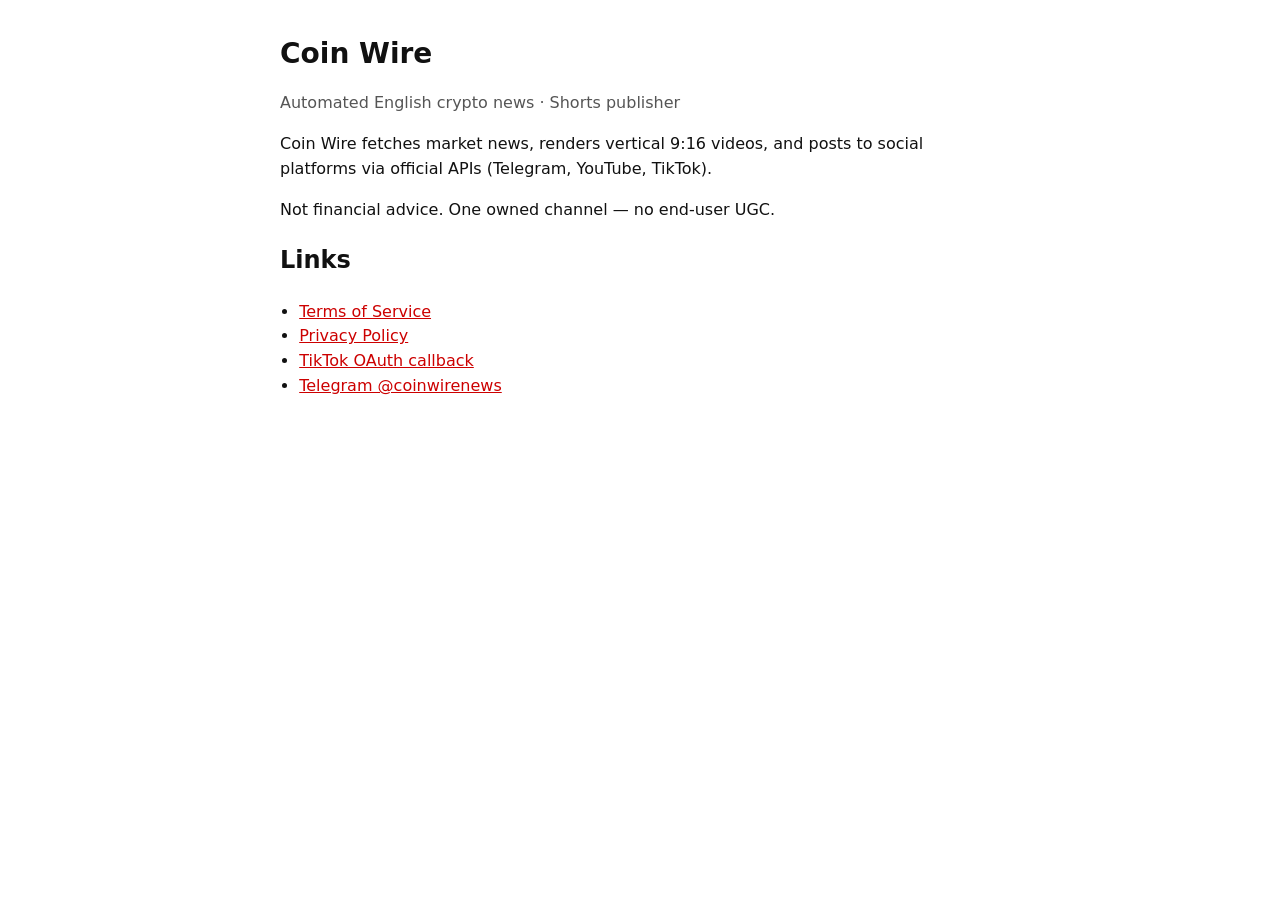
<file: docs/index.html>
<!DOCTYPE html>
<html lang="en">
<head>
  <meta charset="utf-8" />
  <meta name="viewport" content="width=device-width, initial-scale=1" />
  <title>Coin Wire</title>
  <style>
    body { font-family: system-ui, sans-serif; max-width: 720px; margin: 2rem auto; padding: 0 1rem; line-height: 1.55; color: #111; }
    h1 { font-size: 1.75rem; margin-bottom: 0.25rem; }
    .muted { color: #555; }
    a { color: #c00; }
    ul { padding-left: 1.2rem; }
  </style>
</head>
<body>
  <h1>Coin Wire</h1>
  <p class="muted">Automated English crypto news · Shorts publisher</p>
  <p>
    Coin Wire fetches market news, renders vertical 9:16 videos, and posts to
    social platforms via official APIs (Telegram, YouTube, TikTok).
  </p>
  <p>Not financial advice. One owned channel — no end-user UGC.</p>
  <h2>Links</h2>
  <ul>
    <li><a href="terms.html">Terms of Service</a></li>
    <li><a href="privacy.html">Privacy Policy</a></li>
    <li><a href="oauth-callback.html">TikTok OAuth callback</a></li>
    <li><a href="https://t.me/coinwirenews">Telegram @coinwirenews</a></li>
  </ul>
</body>
</html>
</file>
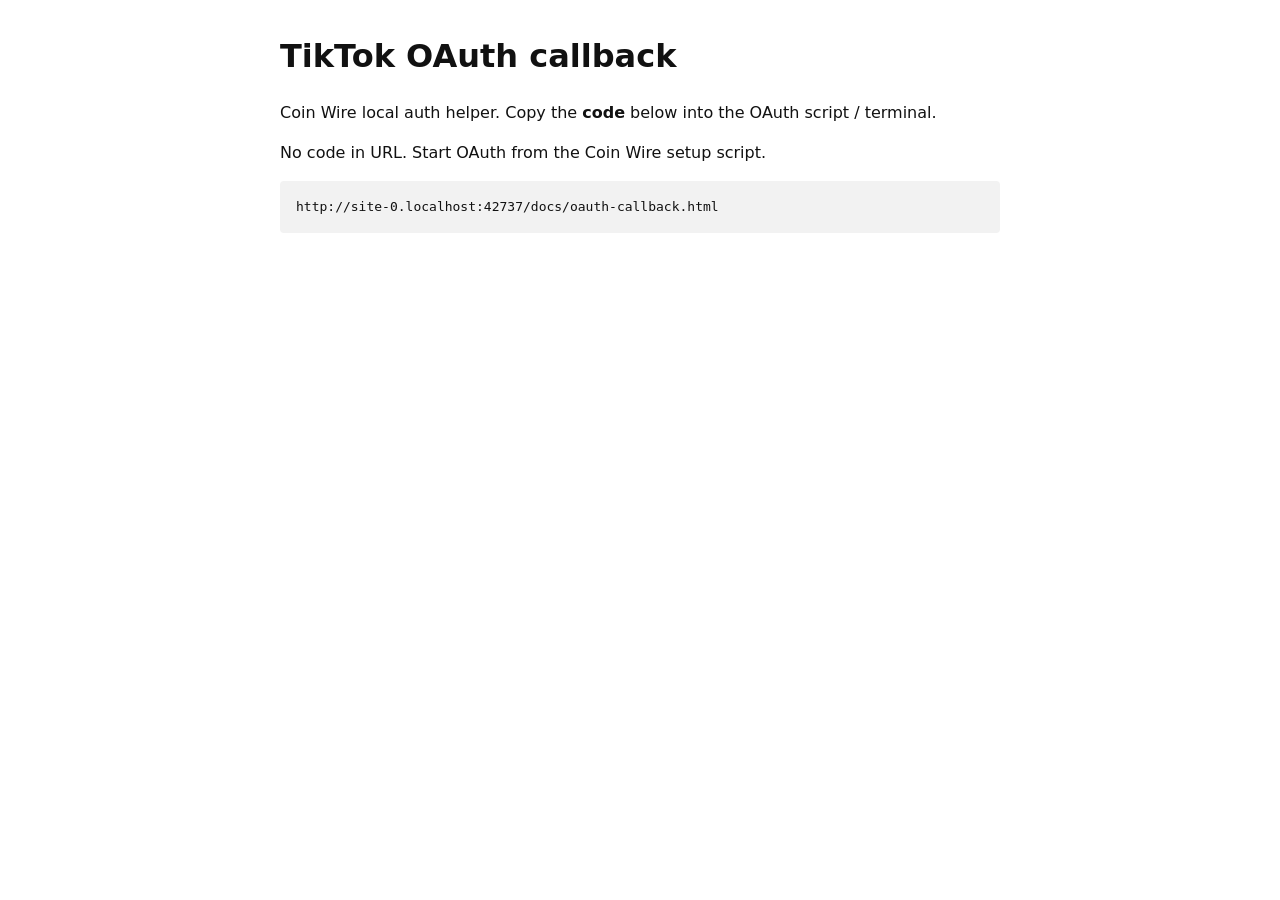
<file: docs/oauth-callback.html>
<!DOCTYPE html>
<html lang="en">
<head>
  <meta charset="utf-8" />
  <meta name="viewport" content="width=device-width, initial-scale=1" />
  <title>Coin Wire — TikTok OAuth callback</title>
  <style>
    body { font-family: system-ui, sans-serif; max-width: 720px; margin: 2rem auto; padding: 0 1rem; line-height: 1.5; color: #111; }
    code, pre { background: #f2f2f2; padding: 0.2rem 0.4rem; border-radius: 4px; word-break: break-all; }
    pre { padding: 1rem; overflow-x: auto; }
    .ok { color: #0a7a2f; }
    .err { color: #b00020; }
  </style>
</head>
<body>
  <h1>TikTok OAuth callback</h1>
  <p>Coin Wire local auth helper. Copy the <strong>code</strong> below into the OAuth script / terminal.</p>
  <p id="status">Reading URL…</p>
  <pre id="out"></pre>
  <script>
    const params = new URLSearchParams(window.location.search);
    const code = params.get("code");
    const error = params.get("error");
    const desc = params.get("error_description");
    const status = document.getElementById("status");
    const out = document.getElementById("out");
    if (error) {
      status.className = "err";
      status.textContent = "Authorization failed.";
      out.textContent = error + (desc ? "\n" + desc : "");
    } else if (code) {
      status.className = "ok";
      status.textContent = "Success — copy this authorization code:";
      out.textContent = code;
    } else {
      status.textContent = "No code in URL. Start OAuth from the Coin Wire setup script.";
      out.textContent = window.location.href;
    }
  </script>
</body>
</html>
</file>
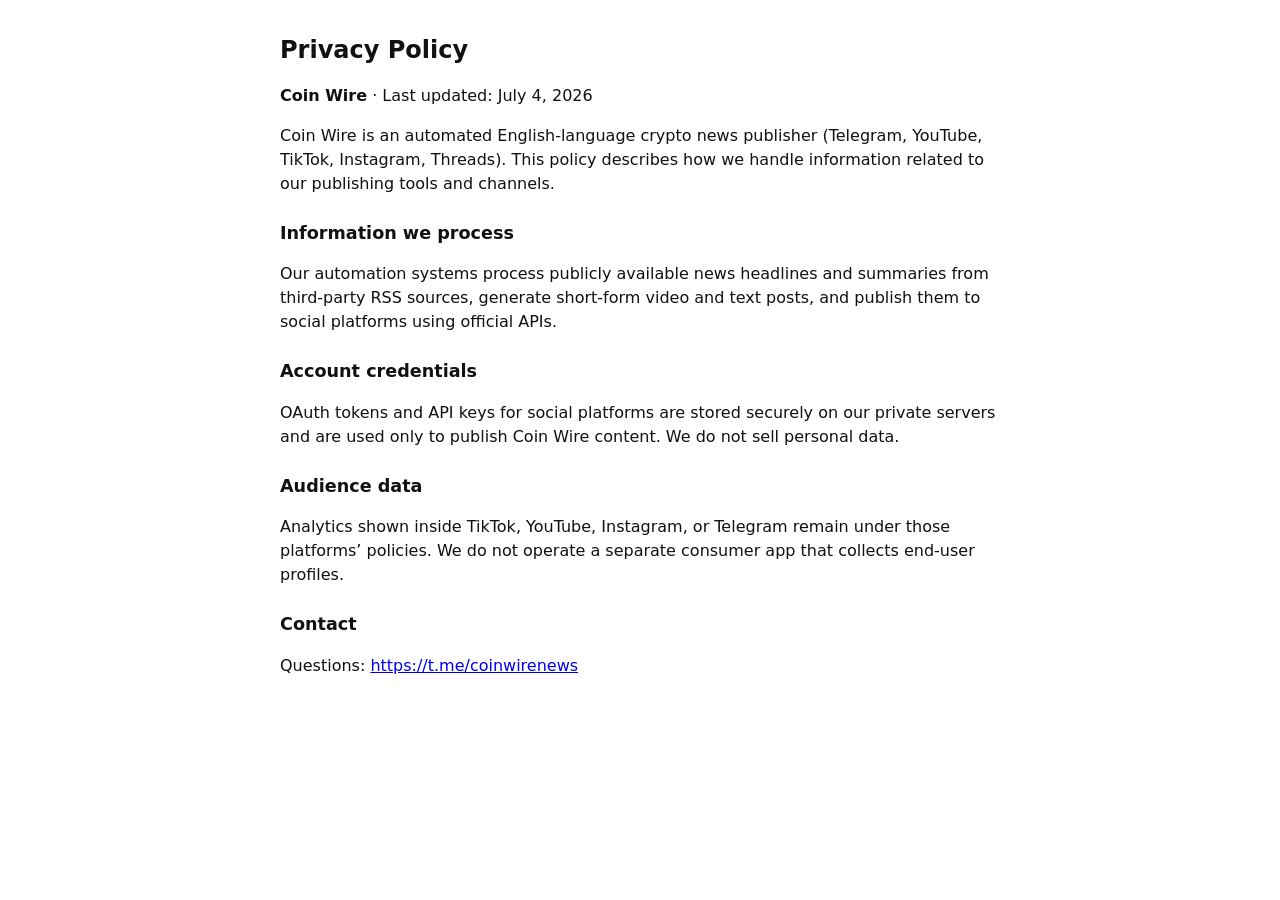
<file: docs/privacy.html>
<!DOCTYPE html>
<html lang="en">
<head>
  <meta charset="utf-8" />
  <meta name="viewport" content="width=device-width, initial-scale=1" />
  <title>Coin Wire — Privacy Policy</title>
  <style>
    body { font-family: system-ui, sans-serif; max-width: 720px; margin: 2rem auto; padding: 0 1rem; line-height: 1.5; color: #111; }
    h1 { font-size: 1.5rem; }
    h2 { font-size: 1.1rem; margin-top: 1.5rem; }
  </style>
</head>
<body>
  <h1>Privacy Policy</h1>
  <p><strong>Coin Wire</strong> · Last updated: July 4, 2026</p>
  <p>
    Coin Wire is an automated English-language crypto news publisher
    (Telegram, YouTube, TikTok, Instagram, Threads). This policy describes
    how we handle information related to our publishing tools and channels.
  </p>
  <h2>Information we process</h2>
  <p>
    Our automation systems process publicly available news headlines and
    summaries from third-party RSS sources, generate short-form video and
    text posts, and publish them to social platforms using official APIs.
  </p>
  <h2>Account credentials</h2>
  <p>
    OAuth tokens and API keys for social platforms are stored securely on
    our private servers and are used only to publish Coin Wire content.
    We do not sell personal data.
  </p>
  <h2>Audience data</h2>
  <p>
    Analytics shown inside TikTok, YouTube, Instagram, or Telegram remain
    under those platforms’ policies. We do not operate a separate consumer
    app that collects end-user profiles.
  </p>
  <h2>Contact</h2>
  <p>
    Questions: <a href="https://t.me/coinwirenews">https://t.me/coinwirenews</a>
  </p>
</body>
</html>
</file>
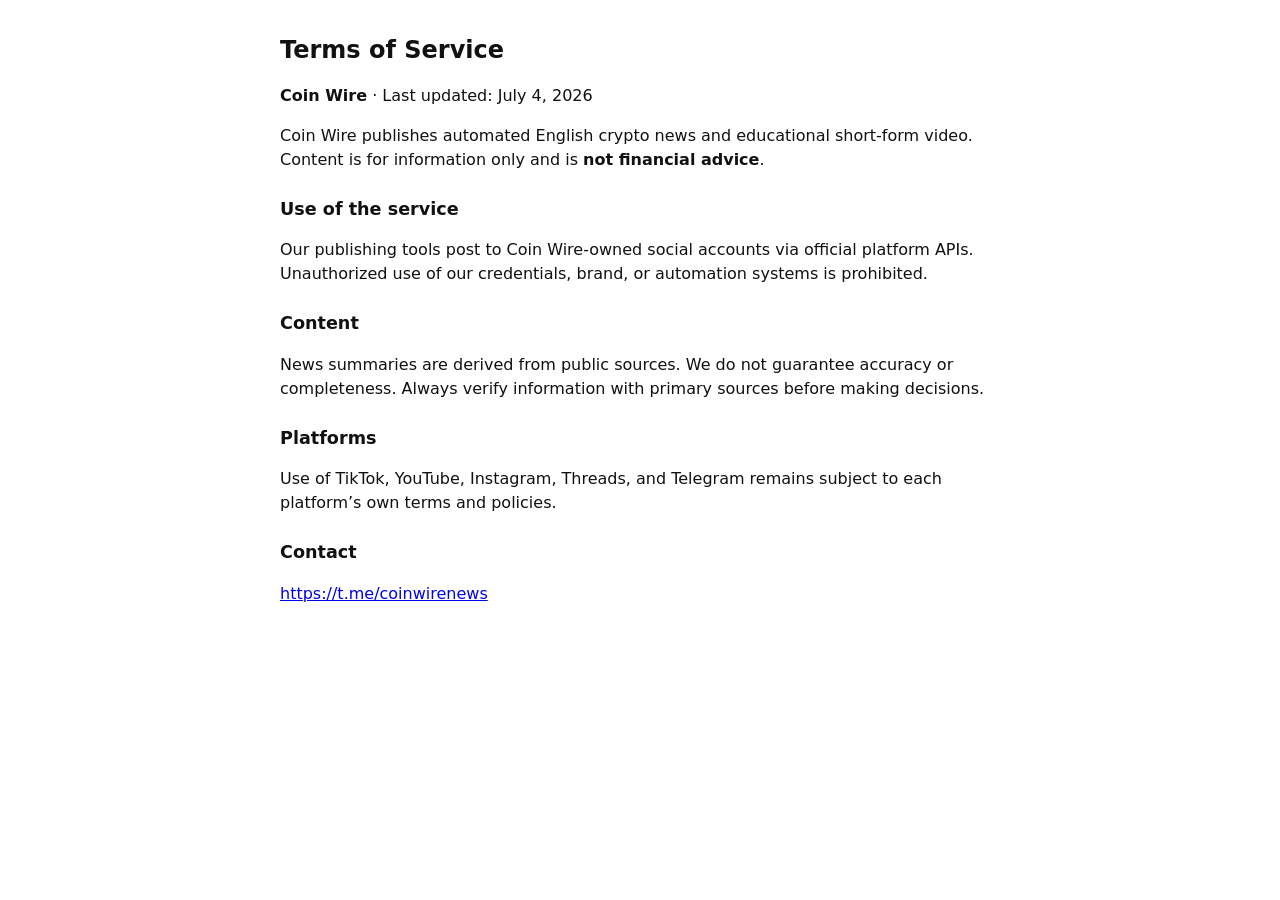
<file: docs/terms.html>
<!DOCTYPE html>
<html lang="en">
<head>
  <meta charset="utf-8" />
  <meta name="viewport" content="width=device-width, initial-scale=1" />
  <title>Coin Wire — Terms of Service</title>
  <style>
    body { font-family: system-ui, sans-serif; max-width: 720px; margin: 2rem auto; padding: 0 1rem; line-height: 1.5; color: #111; }
    h1 { font-size: 1.5rem; }
    h2 { font-size: 1.1rem; margin-top: 1.5rem; }
  </style>
</head>
<body>
  <h1>Terms of Service</h1>
  <p><strong>Coin Wire</strong> · Last updated: July 4, 2026</p>
  <p>
    Coin Wire publishes automated English crypto news and educational
    short-form video. Content is for information only and is
    <strong>not financial advice</strong>.
  </p>
  <h2>Use of the service</h2>
  <p>
    Our publishing tools post to Coin Wire-owned social accounts via
    official platform APIs. Unauthorized use of our credentials, brand,
    or automation systems is prohibited.
  </p>
  <h2>Content</h2>
  <p>
    News summaries are derived from public sources. We do not guarantee
    accuracy or completeness. Always verify information with primary
    sources before making decisions.
  </p>
  <h2>Platforms</h2>
  <p>
    Use of TikTok, YouTube, Instagram, Threads, and Telegram remains
    subject to each platform’s own terms and policies.
  </p>
  <h2>Contact</h2>
  <p>
    <a href="https://t.me/coinwirenews">https://t.me/coinwirenews</a>
  </p>
</body>
</html>
</file>
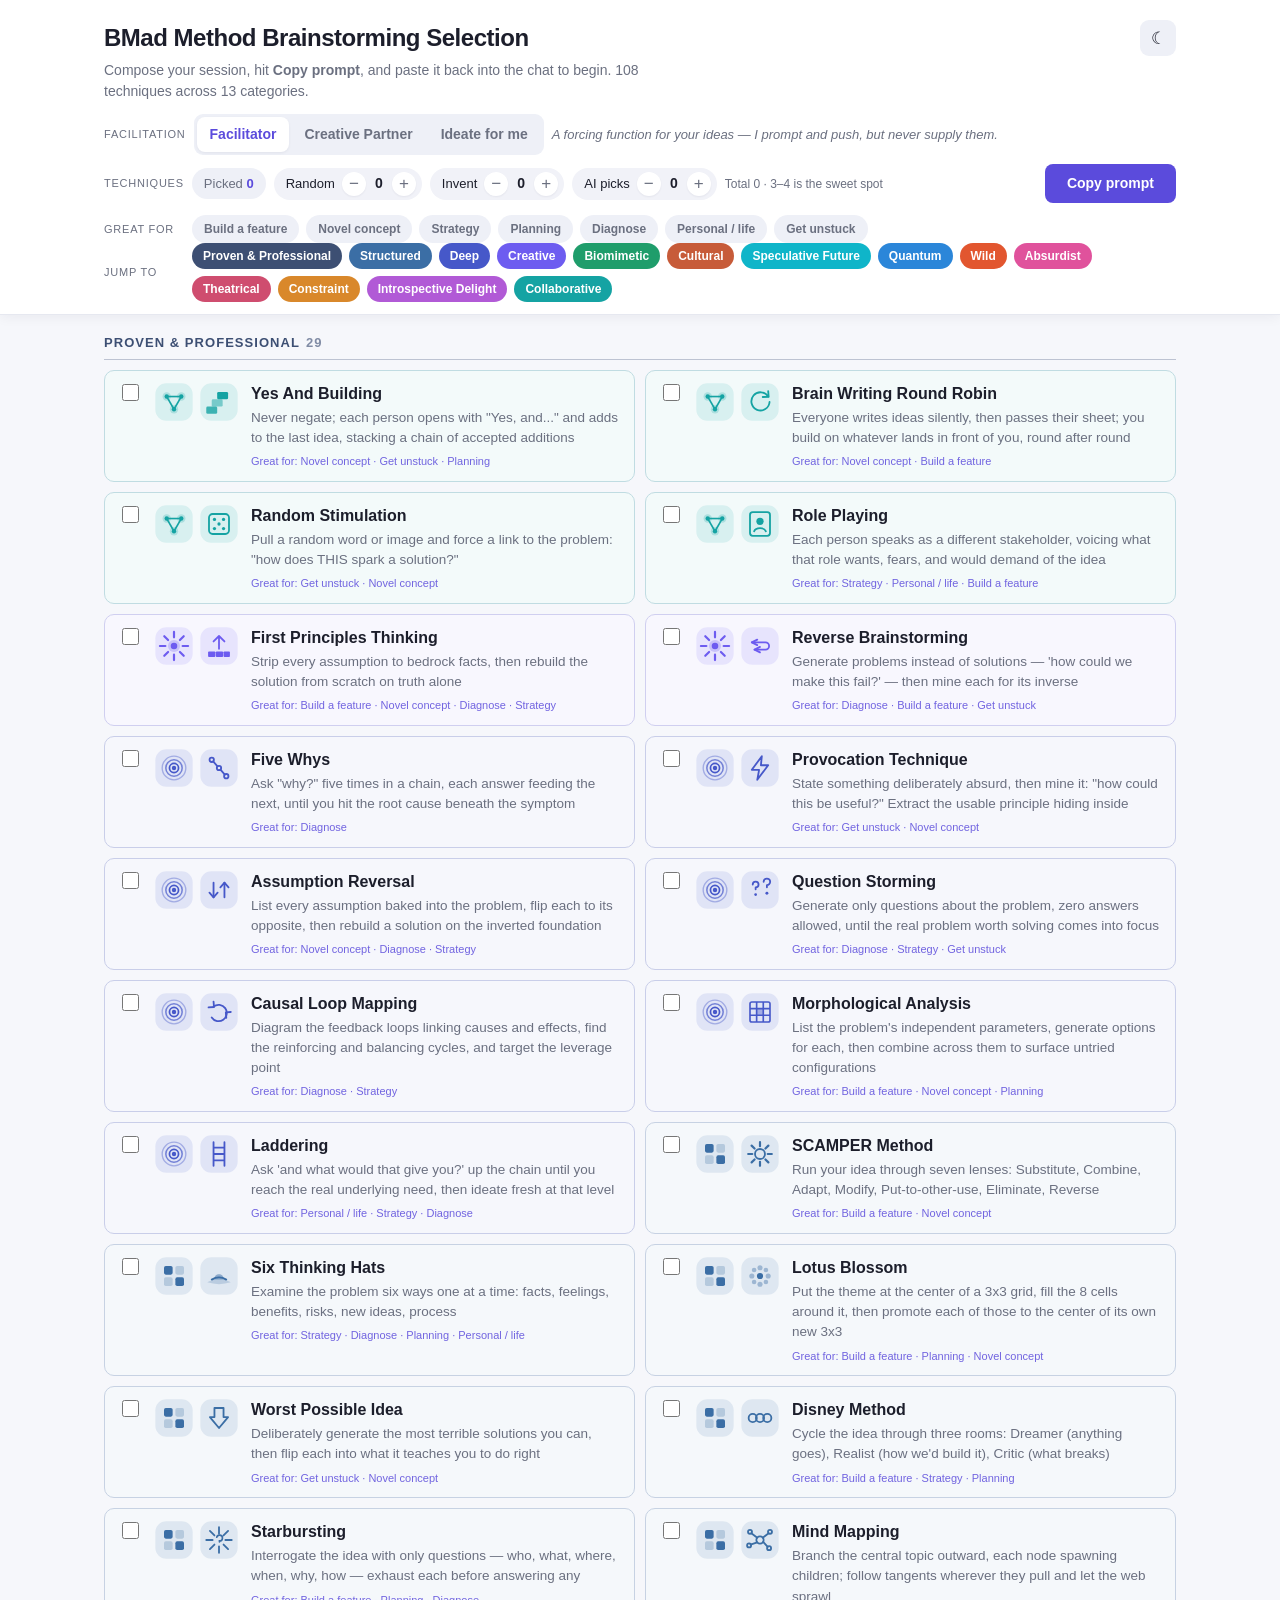
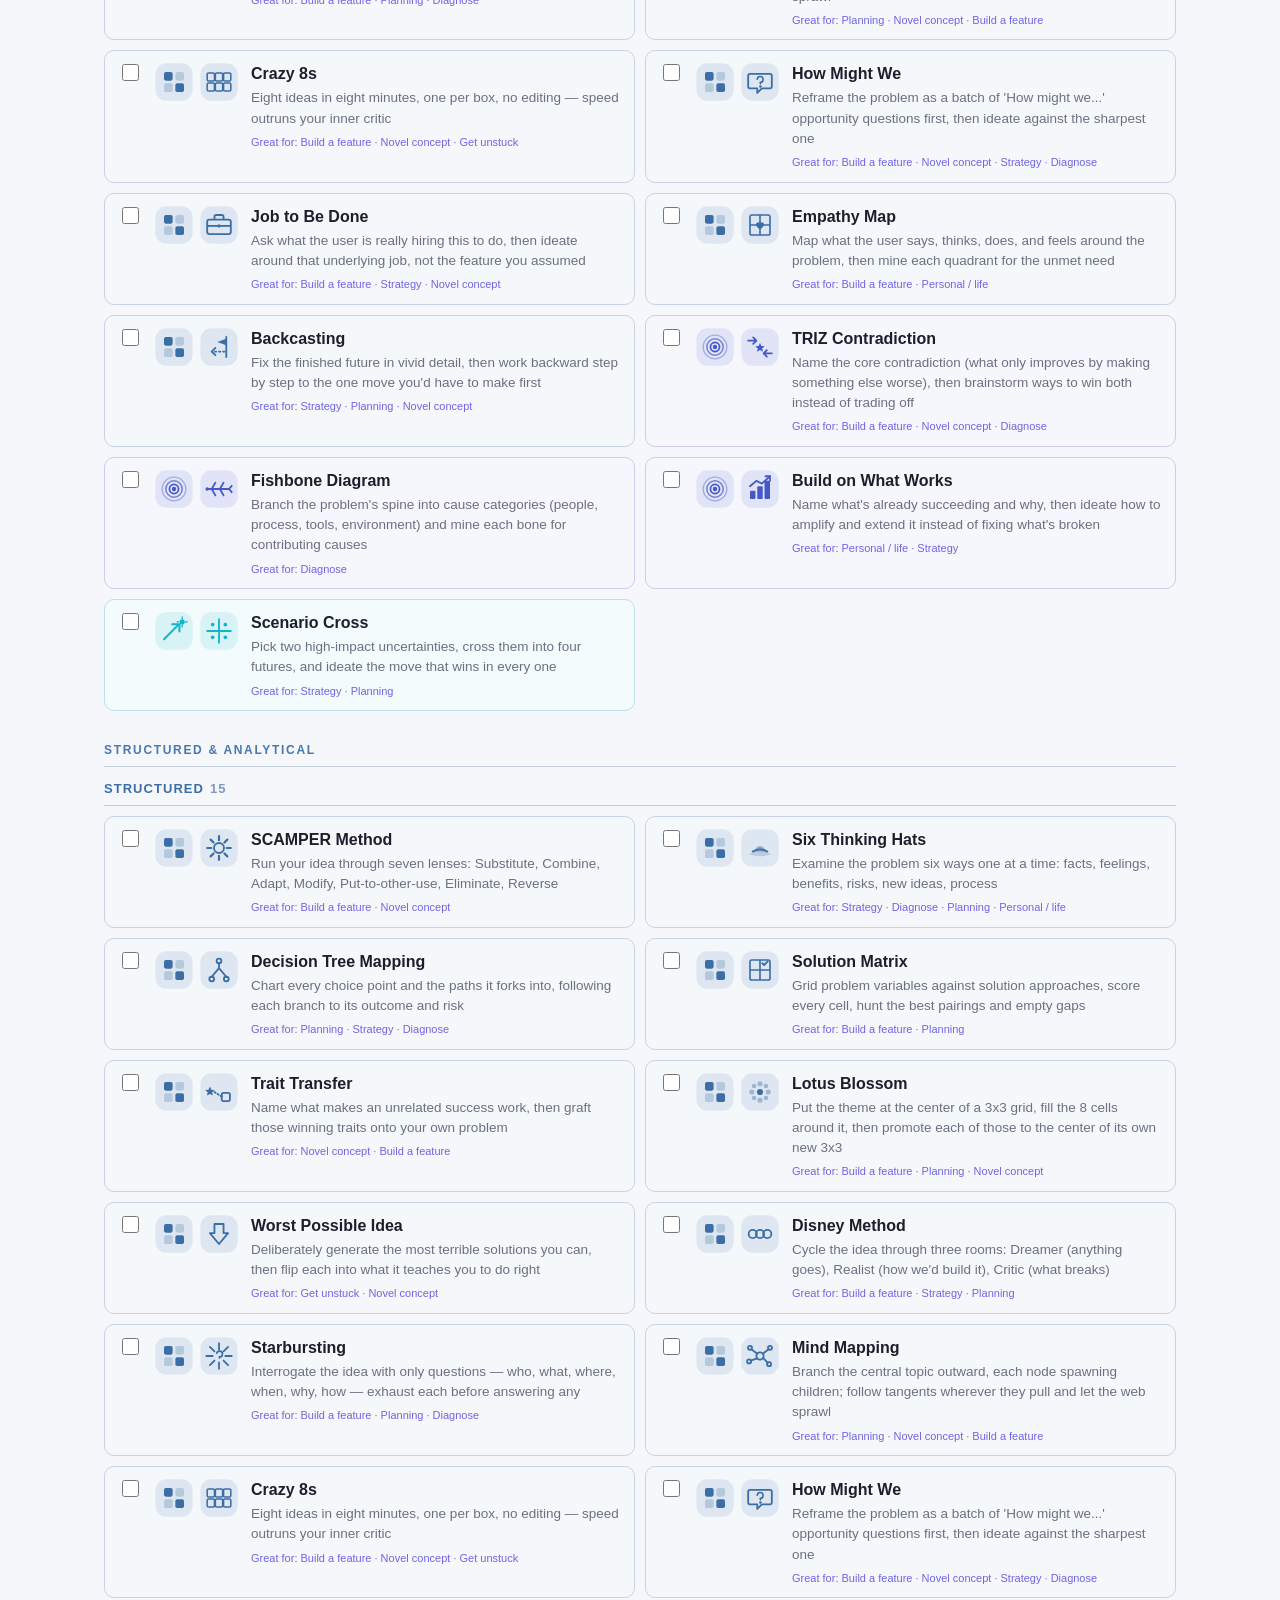
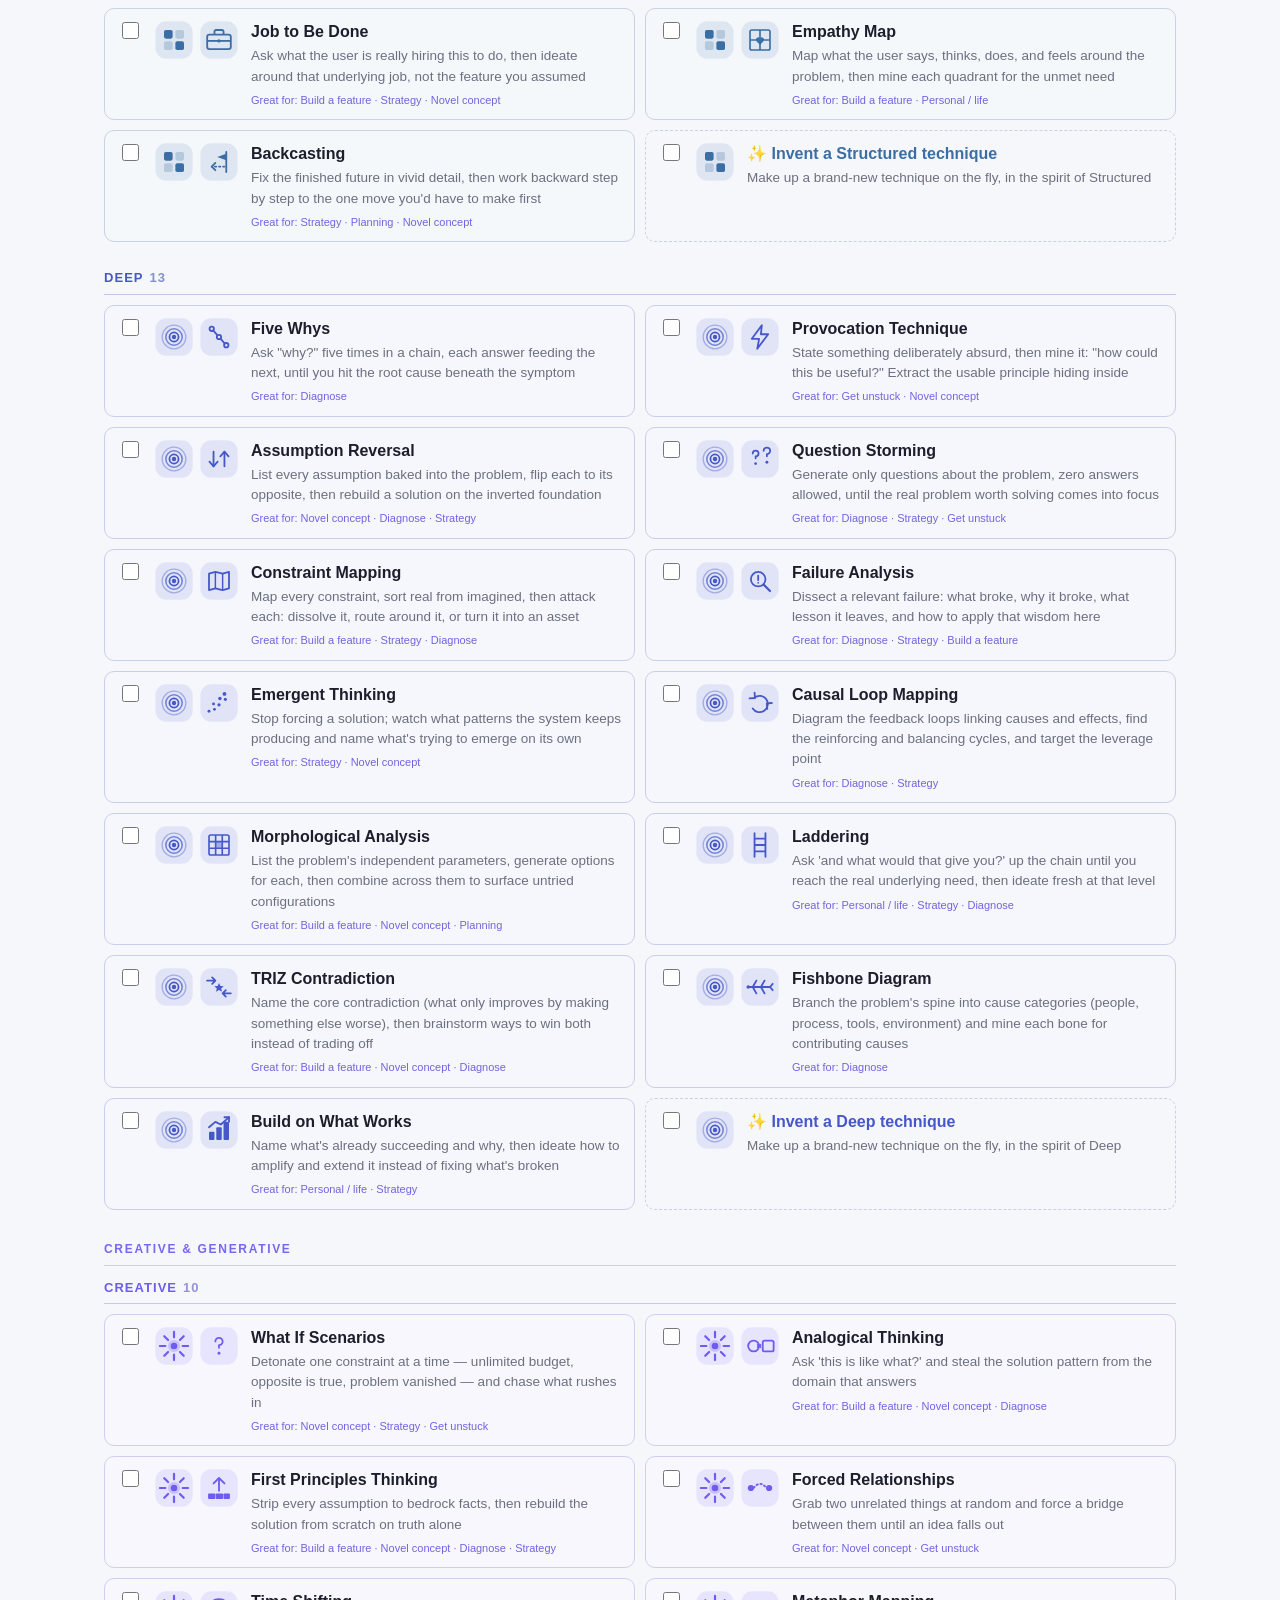
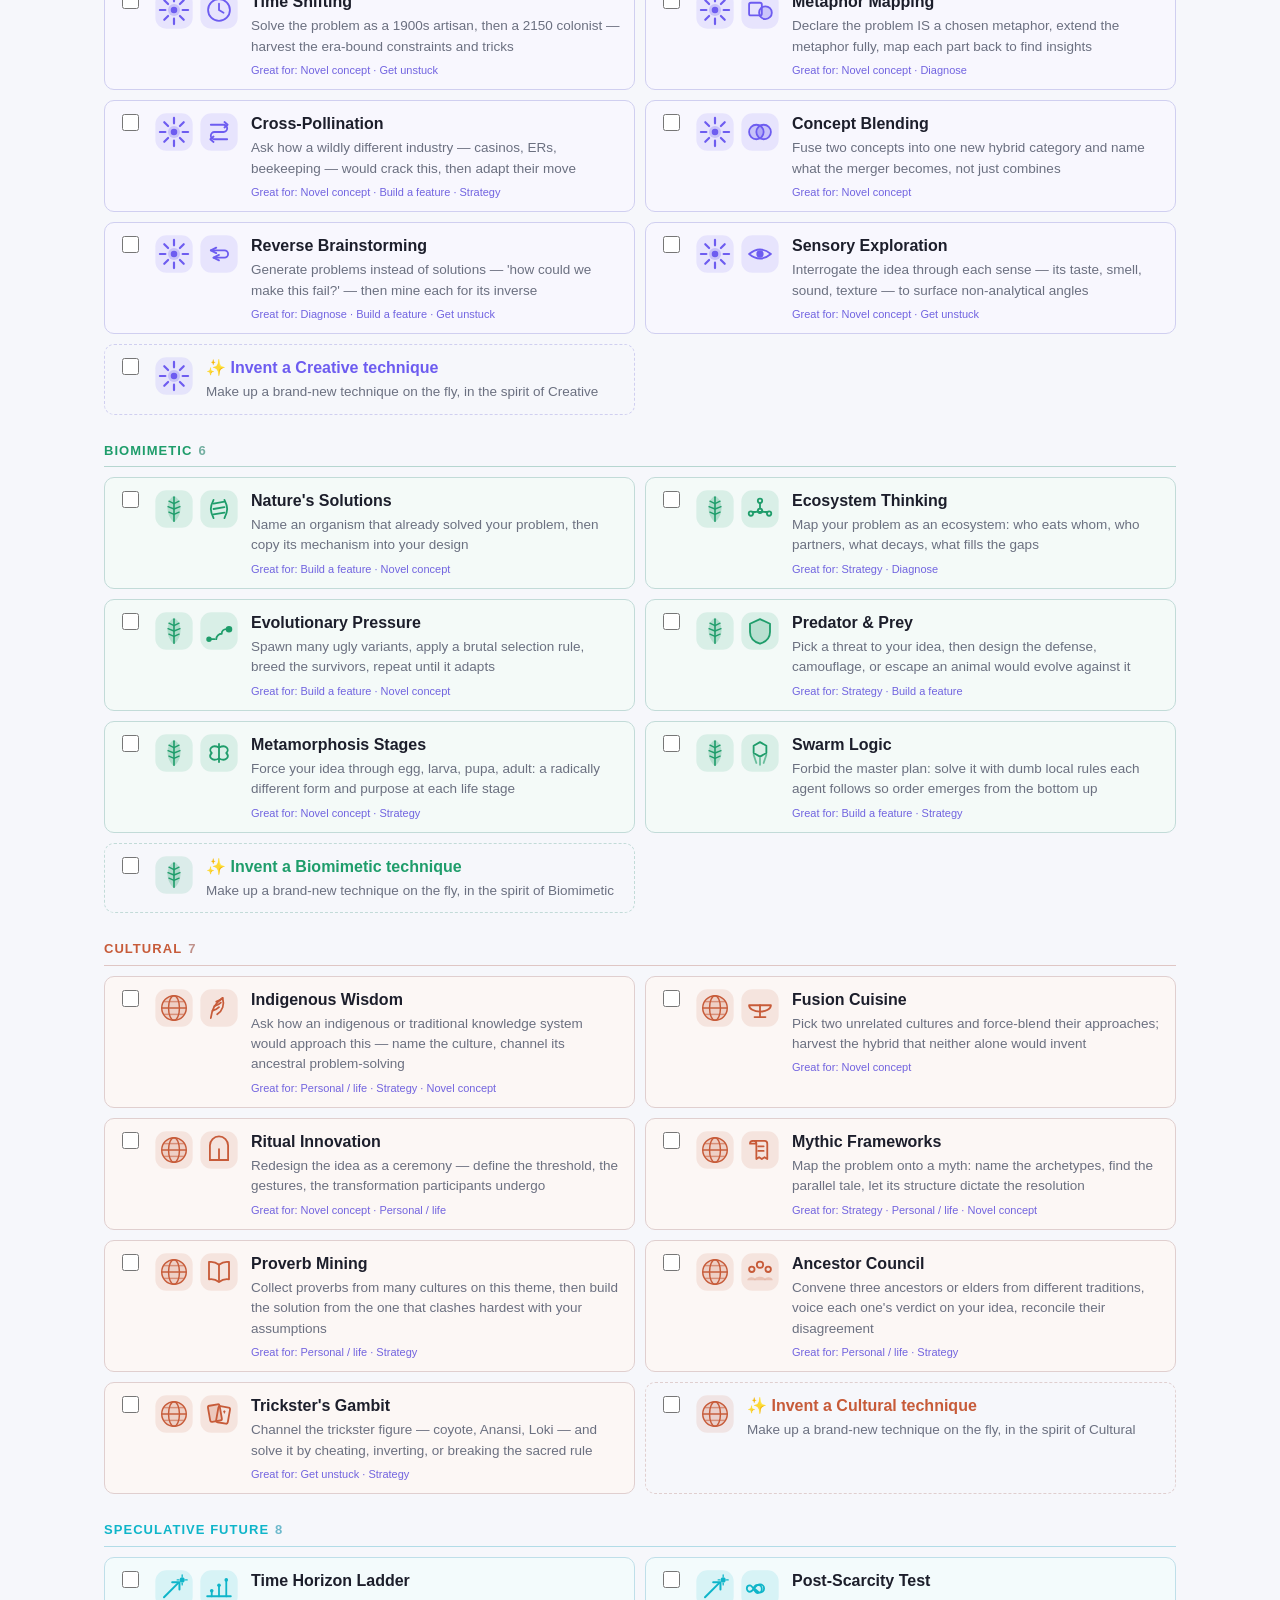
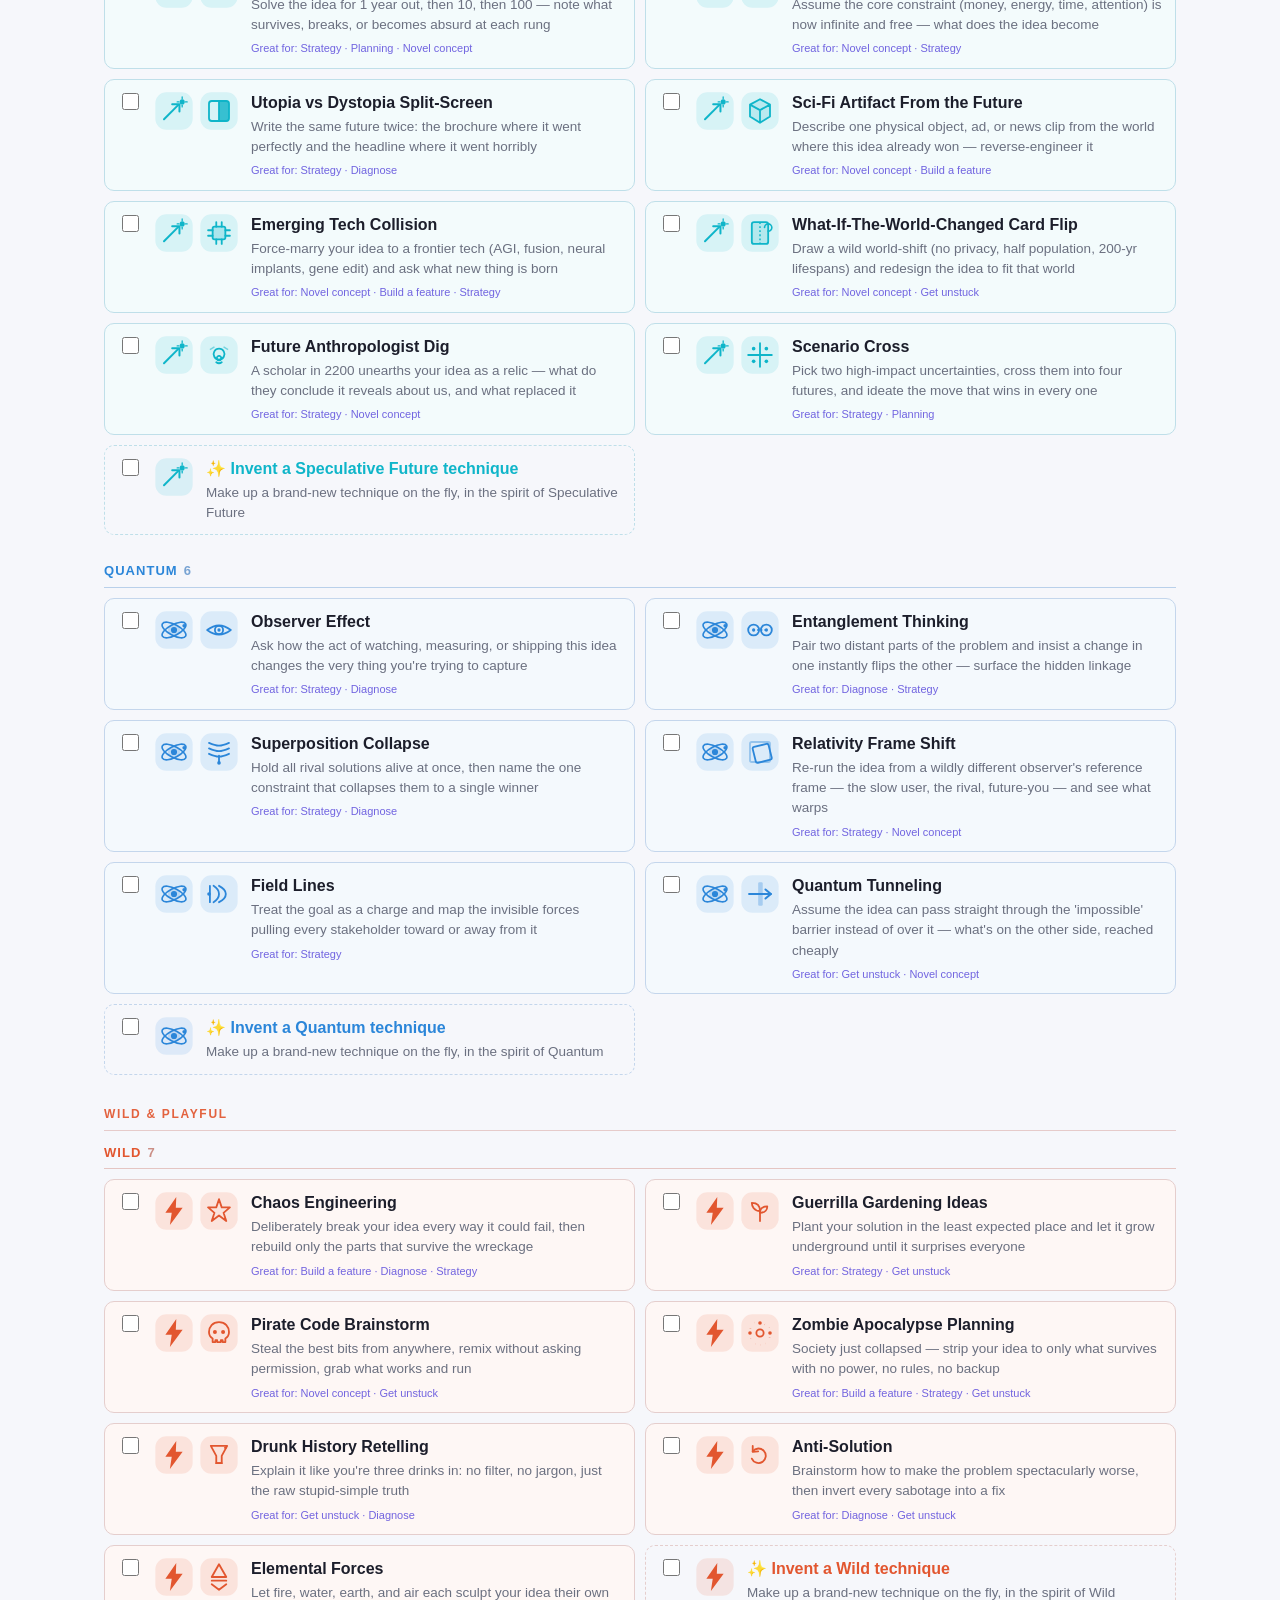
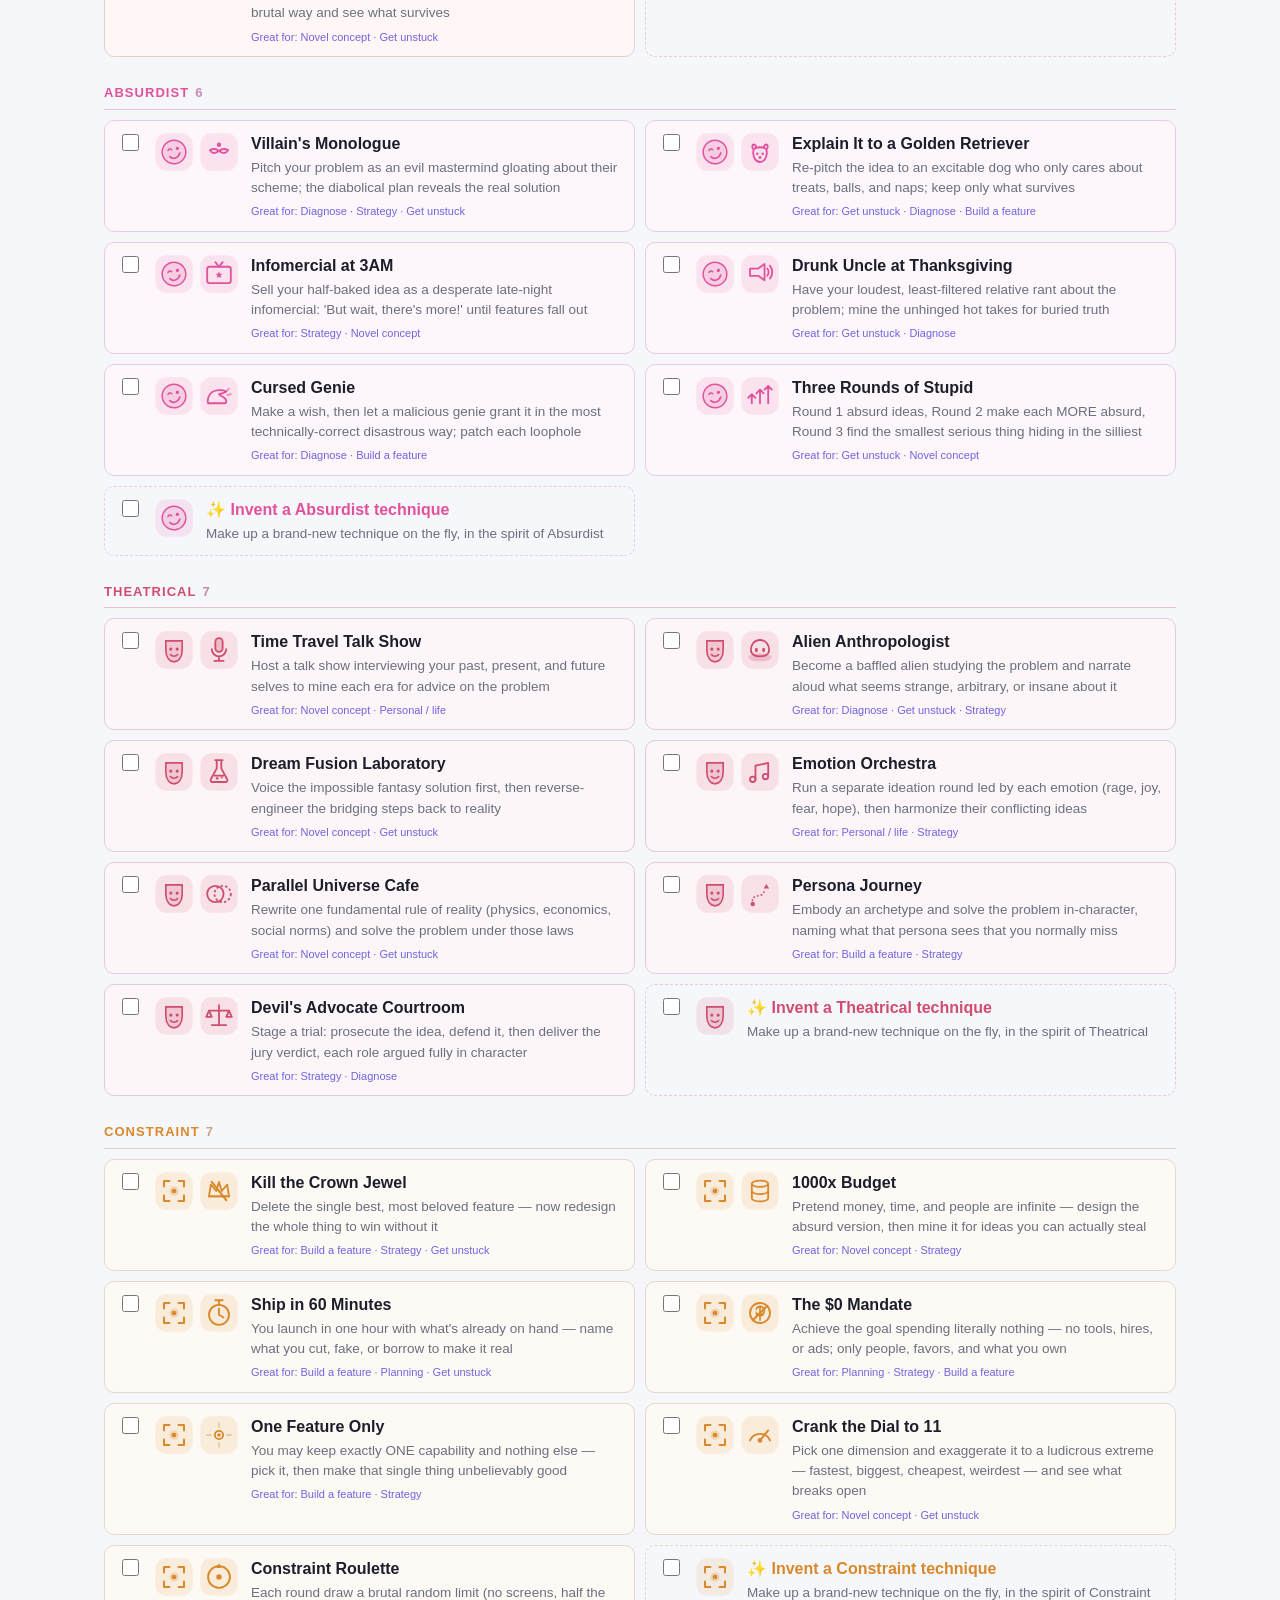
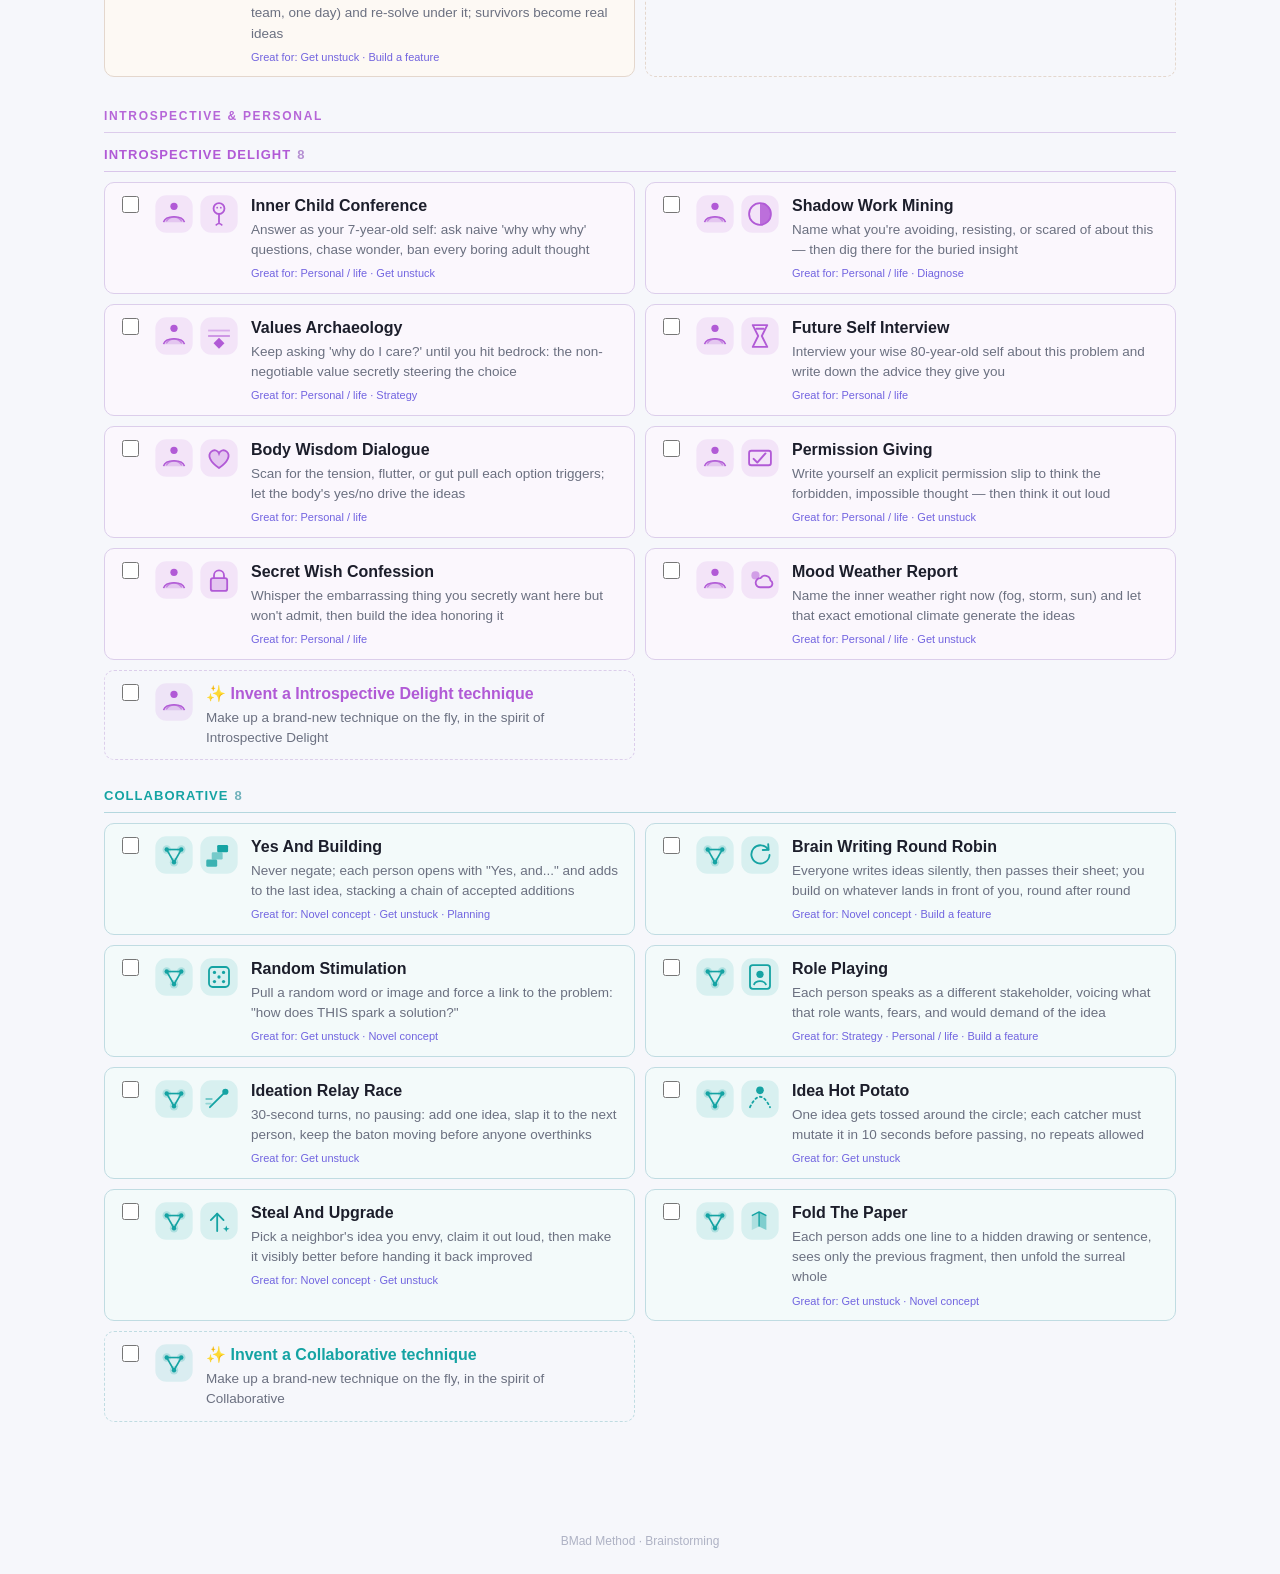
<file: .agents/skills/bmad-brainstorming/assets/brain-selector.html>
<!DOCTYPE html>
<html lang="en">
<head>
<meta charset="utf-8">
<meta name="viewport" content="width=device-width, initial-scale=1">
<title>BMad Method Brainstorming Selection</title>
<script>
/* set the theme before first paint so there's no light-mode flash */
(function(){ try {
  var t = localStorage.getItem('bmad-theme');
  if (!t) { t = (window.matchMedia && window.matchMedia('(prefers-color-scheme: dark)').matches) ? 'dark' : 'light'; }
  document.documentElement.setAttribute('data-theme', t);
} catch(e){} })();
</script>
<style>
  :root {
    --bg:#f6f7fb; --surface:#fff; --ink:#1c1e2b; --muted:#6b7080;
    --accent:#5b4bdc; --accent-ink:#5b4bdc; --warn:#c0561f;
    --line:#e6e8f0; --control:#eef0f7; --control2:#f1f2f8; --raised:#fff;
    --cnt:#b9bdce; --foot:#aeb2c4; --shadow:rgba(20,20,50,.06);
  }
  :root[data-theme="dark"] {
    --bg:#0f1117; --surface:#171a23; --ink:#e7e9f2; --muted:#9aa0b4;
    --accent:#6d5cf0; --accent-ink:#a99bff; --warn:#e08a4a;
    --line:#2a2f3e; --control:#222634; --control2:#1d212d; --raised:#2c3242;
    --cnt:#5a6076; --foot:#5a6076; --shadow:rgba(0,0,0,.45);
  }
  /* lift the category hue toward white on dark surfaces so deep hues stay legible */
  :root[data-theme="dark"] section > h2 { color:color-mix(in srgb, var(--c) 62%, #fff); }
  :root[data-theme="dark"] .tech .ico { color:color-mix(in srgb, var(--c) 68%, #fff); }
  :root[data-theme="dark"] label.tech:has(input:checked) { border-color:color-mix(in srgb, var(--c) 60%, #fff); }
  .titlerow { display:flex; align-items:flex-start; justify-content:space-between; gap:12px; }
  .themebtn { flex:none; width:36px; height:36px; border-radius:9px; background:var(--control); color:var(--ink); font-size:17px; line-height:1; display:inline-flex; align-items:center; justify-content:center; }
  .themebtn:hover { background:var(--raised); }
  * { box-sizing:border-box; }
  body { margin:0; font:16px/1.5 -apple-system,BlinkMacSystemFont,"Segoe UI",Roboto,Helvetica,Arial,sans-serif; background:var(--bg); color:var(--ink); }
  header { position:sticky; top:0; z-index:5; background:var(--surface); padding:20px 0 12px; border-bottom:1px solid var(--line); box-shadow:0 2px 12px var(--shadow); }
  .hwrap { max-width:1120px; margin:0 auto; padding:0 24px; }  /* align header content with the card column on wide screens */
  h1 { margin:0 0 4px; font-size:24px; letter-spacing:-.02em; }
  .sub { margin:0 0 12px; color:var(--muted); font-size:14px; max-width:74ch; }
  button { font:inherit; border:0; border-radius:8px; cursor:pointer; }
  .composer { display:flex; flex-direction:column; gap:9px; margin:6px 0 12px; }
  .grp { display:flex; gap:8px; align-items:center; flex-wrap:wrap; }
  .glabel { font-size:11px; text-transform:uppercase; letter-spacing:.07em; color:var(--muted); min-width:74px; }
  .modes { display:inline-flex; background:var(--control); border-radius:9px; padding:3px; gap:2px; }
  .mode { padding:7px 13px; font-size:14px; font-weight:600; color:var(--muted); background:transparent; }
  .mode.on { background:var(--raised); color:var(--accent-ink); box-shadow:0 1px 3px var(--shadow); }
  .modehint { flex:1 1 240px; min-width:0; font-size:13px; color:var(--muted); font-style:italic; }
  .pill { font-size:13px; color:var(--muted); background:var(--control); padding:6px 12px; border-radius:20px; }
  .pill b { color:var(--accent-ink); }
  .step { display:inline-flex; align-items:center; gap:7px; font-size:13px; color:var(--ink); background:var(--control2); padding:4px 6px 4px 12px; border-radius:20px; }
  .step b { min-width:12px; text-align:center; font-size:14px; color:var(--ink); }
  .step button { width:24px; height:24px; border-radius:50%; background:var(--raised); color:var(--muted); font-size:17px; line-height:22px; text-align:center; box-shadow:0 1px 2px var(--shadow); }
  .step button:hover { color:var(--accent-ink); }
  .total { font-size:12px; color:var(--muted); }
  .total.warn { color:var(--warn); font-weight:600; }
  .bar { display:flex; gap:10px 14px; align-items:center; flex-wrap:wrap; }
  #copy { margin-left:auto; padding:9px 22px; background:var(--accent); color:#fff; font-size:14px; font-weight:700; }
  #copy:hover { filter:brightness(1.07); }
  .chips { flex:1 1 320px; min-width:0; display:flex; gap:7px; flex-wrap:wrap; align-items:center; }
  .chip { font-size:12px; padding:4px 11px; border-radius:16px; border:0; color:#fff; background:var(--cc); font-weight:600; cursor:pointer; }
  .chip:hover { filter:brightness(1.08); }
  .banner { max-height:0; overflow:hidden; transition:max-height .25s ease, padding .22s ease, margin .22s ease; background:linear-gradient(90deg,var(--accent),#8275f2); color:#fff; border-radius:10px; font-weight:700; text-align:center; padding:0 14px; }
  .banner.show { max-height:64px; padding:13px 14px; margin-top:10px; }
  .banner.fail { background:linear-gradient(90deg,var(--warn),#e0894a); }
  main { padding:18px 24px 60px; max-width:1120px; margin:0 auto; }
  section { margin:0 0 26px; }
  section > h2 { font-size:13px; text-transform:uppercase; letter-spacing:.08em; color:var(--c); margin:0 0 10px; border-bottom:1px solid color-mix(in srgb, var(--c) 24%, var(--line)); padding-bottom:6px; }
  section > h2 .cnt { color:color-mix(in srgb, var(--c) 45%, var(--cnt)); margin-left:6px; }
  .grid { display:grid; grid-template-columns:repeat(auto-fill,minmax(360px,1fr)); gap:10px; }
  label.tech { display:flex; gap:12px; align-items:flex-start; background:color-mix(in srgb, var(--c) 5%, var(--surface)); border:1px solid color-mix(in srgb, var(--c) 18%, var(--line)); border-radius:10px; padding:11px 13px; cursor:pointer; transition:border-color .12s, box-shadow .12s, background .12s; }
  label.tech:hover { border-color:color-mix(in srgb, var(--c) 45%, var(--surface)); }
  label.tech input { margin-top:2px; width:17px; height:17px; accent-color:var(--c); flex:none; }
  label.tech:has(input:checked) { border-color:var(--c); background:color-mix(in srgb, var(--c) 12%, var(--surface)); box-shadow:0 0 0 2px color-mix(in srgb, var(--c) 30%, transparent); }
  .tech .ic2 { display:flex; gap:5px; flex:none; }
  .tech .ico { width:40px; height:40px; flex:none; color:var(--c); }
  .tech .n { font-weight:600; display:block; }
  .tech .d { color:var(--muted); font-size:13.5px; display:block; margin-top:2px; }
  .tech .gf { color:var(--accent-ink); font-size:11px; display:block; margin-top:5px; opacity:.85; }
  .grouphdr { margin:30px 0 12px; font-size:12px; text-transform:uppercase; letter-spacing:.14em; font-weight:700; color:var(--c); opacity:.92; border-bottom:1px solid color-mix(in srgb, var(--c) 22%, var(--line)); padding-bottom:7px; }
  main > .grouphdr:first-child { margin-top:2px; }
  :root[data-theme="dark"] .grouphdr { color:color-mix(in srgb, var(--c) 62%, #fff); }
  .goals { display:flex; gap:7px; flex-wrap:wrap; }
  .goal { font-size:12px; padding:5px 12px; border-radius:16px; background:var(--control); color:var(--muted); font-weight:600; }
  .goal:hover { color:var(--ink); }
  .goal.on { background:var(--accent); color:#fff; }
  label.tech.invent { border-style:dashed; background:transparent; }
  label.tech.invent:hover { border-color:var(--c); }
  label.tech.invent .n { color:var(--c); }
  label.tech.hidden { display:none; }
  footer { text-align:center; color:var(--foot); font-size:12px; padding:24px; }
</style>
</head>
<body>
<header>
  <div class="hwrap">
  <div class="titlerow">
    <h1>BMad Method Brainstorming Selection</h1>
    <button id="theme" class="themebtn" type="button" aria-label="Toggle dark mode" title="Toggle dark mode"></button>
  </div>
  <p class="sub">Compose your session, hit <strong>Copy prompt</strong>, and paste it back into the chat to begin. 108 techniques across 13 categories.</p>

  <div class="composer">
    <div class="grp">
      <span class="glabel">Facilitation</span>
      <div class="modes" id="modes">
        <button type="button" class="mode on" data-mode="Facilitator">Facilitator</button>
        <button type="button" class="mode" data-mode="Creative Partner">Creative Partner</button>
        <button type="button" class="mode" data-mode="Ideate for me">Ideate for me</button>
      </div>
      <span class="modehint" id="modehint"></span>
    </div>
    <div class="grp">
      <span class="glabel">Techniques</span>
      <span class="pill">Picked <b id="pickN">0</b></span>
      <span class="step">Random <button type="button" data-step="rand" data-d="-1">&minus;</button><b id="randN">0</b><button type="button" data-step="rand" data-d="1">+</button></span>
      <span class="step">Invent <button type="button" data-step="inv" data-d="-1">&minus;</button><b id="invN">0</b><button type="button" data-step="inv" data-d="1">+</button></span>
      <span class="step">AI picks <button type="button" data-step="ai" data-d="-1">&minus;</button><b id="aiN">0</b><button type="button" data-step="ai" data-d="1">+</button></span>
      <span class="total" id="total">Total 0 &middot; 3&ndash;4 is the sweet spot</span>
      <button id="copy" type="button">Copy prompt</button>
    </div>
  </div>

  <div class="bar"><span class="glabel">Great for</span><div class="goals" id="goals"><button type="button" class="goal" data-goal="feature">Build a feature</button><button type="button" class="goal" data-goal="novel">Novel concept</button><button type="button" class="goal" data-goal="strategy">Strategy</button><button type="button" class="goal" data-goal="planning">Planning</button><button type="button" class="goal" data-goal="diagnosis">Diagnose</button><button type="button" class="goal" data-goal="personal">Personal / life</button><button type="button" class="goal" data-goal="unstuck">Get unstuck</button></div></div>
  <div class="bar">
    <span class="glabel">Jump to</span>
    <div class="chips" id="chips"><button type="button" class="chip" data-cat="Proven &amp; Professional" style="--cc:#3d4f73">Proven &amp; Professional</button><button type="button" class="chip" data-cat="Structured" style="--cc:#3b6ea5">Structured</button><button type="button" class="chip" data-cat="Deep" style="--cc:#4658c9">Deep</button><button type="button" class="chip" data-cat="Creative" style="--cc:#6d5cf0">Creative</button><button type="button" class="chip" data-cat="Biomimetic" style="--cc:#1f9d6b">Biomimetic</button><button type="button" class="chip" data-cat="Cultural" style="--cc:#c75b39">Cultural</button><button type="button" class="chip" data-cat="Speculative Future" style="--cc:#0fb5c9">Speculative Future</button><button type="button" class="chip" data-cat="Quantum" style="--cc:#2b86d9">Quantum</button><button type="button" class="chip" data-cat="Wild" style="--cc:#e2562f">Wild</button><button type="button" class="chip" data-cat="Absurdist" style="--cc:#e0529c">Absurdist</button><button type="button" class="chip" data-cat="Theatrical" style="--cc:#cf4d6f">Theatrical</button><button type="button" class="chip" data-cat="Constraint" style="--cc:#d9882b">Constraint</button><button type="button" class="chip" data-cat="Introspective Delight" style="--cc:#b15ad6">Introspective Delight</button><button type="button" class="chip" data-cat="Collaborative" style="--cc:#15a3a3">Collaborative</button></div>
  </div>

  <div class="banner" id="banner">&#10003; Copied! Now paste it into the chat to start your session.</div>
  </div>
</header>
<main>
<section data-cat="Proven &amp; Professional" style="--c:#3d4f73"><h2>Proven &amp; Professional<span class="cnt">29</span></h2><div class="grid"><label class="tech" style="--c:#15a3a3"><input type="checkbox" data-name="Yes And Building" data-cat="Collaborative" data-desc="Never negate; each person opens with &quot;Yes, and...&quot; and adds to the last idea, stacking a chain of accepted additions" data-good="novel|unstuck|planning" data-prov="classic" data-lead="1"><span class="ic2"><svg class="ico" viewBox="0 0 44 44" xmlns="http://www.w3.org/2000/svg"><rect x="1.5" y="1.5" width="41" height="41" rx="12" fill="currentColor" fill-opacity="0.12"/><g stroke="currentColor" stroke-width="1.8"><line x1="14" y1="16" x2="30" y2="16"/><line x1="14" y1="16" x2="22" y2="30"/><line x1="30" y1="16" x2="22" y2="30"/></g><g fill="currentColor" fill-opacity="0.22"><circle cx="14" cy="16" r="4.6"/><circle cx="30" cy="16" r="4.6"/><circle cx="22" cy="30" r="4.6"/></g><g fill="currentColor"><circle cx="14" cy="16" r="2.4"/><circle cx="30" cy="16" r="2.4"/><circle cx="22" cy="30" r="2.4"/></g></svg><svg class="ico" viewBox="0 0 44 44" xmlns="http://www.w3.org/2000/svg"><rect x="1.5" y="1.5" width="41" height="41" rx="12" fill="currentColor" fill-opacity="0.12"/><g fill="currentColor"><rect x="8" y="27" width="12" height="8" rx="1.5" fill-opacity=".8"/><rect x="14" y="19" width="12" height="8" rx="1.5" fill-opacity=".5"/><rect x="20" y="11" width="12" height="8" rx="1.5"/></g></svg></span><span><span class="n">Yes And Building</span><span class="d">Never negate; each person opens with &quot;Yes, and...&quot; and adds to the last idea, stacking a chain of accepted additions</span><span class="gf">Great for: Novel concept · Get unstuck · Planning</span></span></label><label class="tech" style="--c:#15a3a3"><input type="checkbox" data-name="Brain Writing Round Robin" data-cat="Collaborative" data-desc="Everyone writes ideas silently, then passes their sheet; you build on whatever lands in front of you, round after round" data-good="novel|feature" data-prov="classic" data-lead="1"><span class="ic2"><svg class="ico" viewBox="0 0 44 44" xmlns="http://www.w3.org/2000/svg"><rect x="1.5" y="1.5" width="41" height="41" rx="12" fill="currentColor" fill-opacity="0.12"/><g stroke="currentColor" stroke-width="1.8"><line x1="14" y1="16" x2="30" y2="16"/><line x1="14" y1="16" x2="22" y2="30"/><line x1="30" y1="16" x2="22" y2="30"/></g><g fill="currentColor" fill-opacity="0.22"><circle cx="14" cy="16" r="4.6"/><circle cx="30" cy="16" r="4.6"/><circle cx="22" cy="30" r="4.6"/></g><g fill="currentColor"><circle cx="14" cy="16" r="2.4"/><circle cx="30" cy="16" r="2.4"/><circle cx="22" cy="30" r="2.4"/></g></svg><svg class="ico" viewBox="0 0 44 44" xmlns="http://www.w3.org/2000/svg"><rect x="1.5" y="1.5" width="41" height="41" rx="12" fill="currentColor" fill-opacity="0.12"/><g fill="none" stroke="currentColor" stroke-width="2" stroke-linecap="round" stroke-linejoin="round"><path d="M31 16 A10 10 0 1 0 32.5 22"/><path d="M31 10 L31.5 16.3 L25 16.5"/></g></svg></span><span><span class="n">Brain Writing Round Robin</span><span class="d">Everyone writes ideas silently, then passes their sheet; you build on whatever lands in front of you, round after round</span><span class="gf">Great for: Novel concept · Build a feature</span></span></label><label class="tech" style="--c:#15a3a3"><input type="checkbox" data-name="Random Stimulation" data-cat="Collaborative" data-desc="Pull a random word or image and force a link to the problem: &quot;how does THIS spark a solution?&quot;" data-good="unstuck|novel" data-prov="classic" data-lead="1"><span class="ic2"><svg class="ico" viewBox="0 0 44 44" xmlns="http://www.w3.org/2000/svg"><rect x="1.5" y="1.5" width="41" height="41" rx="12" fill="currentColor" fill-opacity="0.12"/><g stroke="currentColor" stroke-width="1.8"><line x1="14" y1="16" x2="30" y2="16"/><line x1="14" y1="16" x2="22" y2="30"/><line x1="30" y1="16" x2="22" y2="30"/></g><g fill="currentColor" fill-opacity="0.22"><circle cx="14" cy="16" r="4.6"/><circle cx="30" cy="16" r="4.6"/><circle cx="22" cy="30" r="4.6"/></g><g fill="currentColor"><circle cx="14" cy="16" r="2.4"/><circle cx="30" cy="16" r="2.4"/><circle cx="22" cy="30" r="2.4"/></g></svg><svg class="ico" viewBox="0 0 44 44" xmlns="http://www.w3.org/2000/svg"><rect x="1.5" y="1.5" width="41" height="41" rx="12" fill="currentColor" fill-opacity="0.12"/><rect x="11" y="11" width="22" height="22" rx="4" fill="none" stroke="currentColor" stroke-width="2"/><g fill="currentColor"><circle cx="17" cy="17" r="1.8"/><circle cx="27" cy="17" r="1.8"/><circle cx="22" cy="22" r="1.8"/><circle cx="17" cy="27" r="1.8"/><circle cx="27" cy="27" r="1.8"/></g></svg></span><span><span class="n">Random Stimulation</span><span class="d">Pull a random word or image and force a link to the problem: &quot;how does THIS spark a solution?&quot;</span><span class="gf">Great for: Get unstuck · Novel concept</span></span></label><label class="tech" style="--c:#15a3a3"><input type="checkbox" data-name="Role Playing" data-cat="Collaborative" data-desc="Each person speaks as a different stakeholder, voicing what that role wants, fears, and would demand of the idea" data-good="strategy|personal|feature" data-prov="classic" data-lead="1"><span class="ic2"><svg class="ico" viewBox="0 0 44 44" xmlns="http://www.w3.org/2000/svg"><rect x="1.5" y="1.5" width="41" height="41" rx="12" fill="currentColor" fill-opacity="0.12"/><g stroke="currentColor" stroke-width="1.8"><line x1="14" y1="16" x2="30" y2="16"/><line x1="14" y1="16" x2="22" y2="30"/><line x1="30" y1="16" x2="22" y2="30"/></g><g fill="currentColor" fill-opacity="0.22"><circle cx="14" cy="16" r="4.6"/><circle cx="30" cy="16" r="4.6"/><circle cx="22" cy="30" r="4.6"/></g><g fill="currentColor"><circle cx="14" cy="16" r="2.4"/><circle cx="30" cy="16" r="2.4"/><circle cx="22" cy="30" r="2.4"/></g></svg><svg class="ico" viewBox="0 0 44 44" xmlns="http://www.w3.org/2000/svg"><rect x="1.5" y="1.5" width="41" height="41" rx="12" fill="currentColor" fill-opacity="0.12"/><rect x="11" y="9" width="22" height="26" rx="3" fill="none" stroke="currentColor" stroke-width="2"/><circle cx="22" cy="19" r="4" fill="currentColor"/><path d="M15.5 30 c2 -4.5 11 -4.5 13 0" fill="none" stroke="currentColor" stroke-width="2" stroke-linecap="round"/></svg></span><span><span class="n">Role Playing</span><span class="d">Each person speaks as a different stakeholder, voicing what that role wants, fears, and would demand of the idea</span><span class="gf">Great for: Strategy · Personal / life · Build a feature</span></span></label><label class="tech" style="--c:#6d5cf0"><input type="checkbox" data-name="First Principles Thinking" data-cat="Creative" data-desc="Strip every assumption to bedrock facts, then rebuild the solution from scratch on truth alone" data-good="feature|novel|diagnosis|strategy" data-prov="classic" data-lead="1"><span class="ic2"><svg class="ico" viewBox="0 0 44 44" xmlns="http://www.w3.org/2000/svg"><rect x="1.5" y="1.5" width="41" height="41" rx="12" fill="currentColor" fill-opacity="0.12"/><g stroke="currentColor" stroke-width="2.4" stroke-linecap="round"><line x1="22" y1="6.5" x2="22" y2="12.5"/><line x1="22" y1="31.5" x2="22" y2="37.5"/><line x1="6.5" y1="22" x2="12.5" y2="22"/><line x1="31.5" y1="22" x2="37.5" y2="22"/><line x1="11.3" y1="11.3" x2="15.5" y2="15.5"/><line x1="28.5" y1="28.5" x2="32.7" y2="32.7"/><line x1="32.7" y1="11.3" x2="28.5" y2="15.5"/><line x1="15.5" y1="28.5" x2="11.3" y2="32.7"/></g><circle cx="22" cy="22" r="6.6" fill="currentColor" fill-opacity="0.25"/><circle cx="22" cy="22" r="3.6" fill="currentColor"/></svg><svg class="ico" viewBox="0 0 44 44" xmlns="http://www.w3.org/2000/svg"><rect x="1.5" y="1.5" width="41" height="41" rx="12" fill="currentColor" fill-opacity="0.12"/><g fill="currentColor"><rect x="10" y="28" width="8" height="6" rx="1"/><rect x="18.5" y="28" width="8" height="6" rx="1"/><rect x="27" y="28" width="7" height="6" rx="1"/></g><path d="M22 25 L22 11 M16 17 L22 11 L28 17" fill="none" stroke="currentColor" stroke-width="2" stroke-linecap="round" stroke-linejoin="round"/></svg></span><span><span class="n">First Principles Thinking</span><span class="d">Strip every assumption to bedrock facts, then rebuild the solution from scratch on truth alone</span><span class="gf">Great for: Build a feature · Novel concept · Diagnose · Strategy</span></span></label><label class="tech" style="--c:#6d5cf0"><input type="checkbox" data-name="Reverse Brainstorming" data-cat="Creative" data-desc="Generate problems instead of solutions — &#x27;how could we make this fail?&#x27; — then mine each for its inverse" data-good="diagnosis|feature|unstuck" data-prov="classic" data-lead="1"><span class="ic2"><svg class="ico" viewBox="0 0 44 44" xmlns="http://www.w3.org/2000/svg"><rect x="1.5" y="1.5" width="41" height="41" rx="12" fill="currentColor" fill-opacity="0.12"/><g stroke="currentColor" stroke-width="2.4" stroke-linecap="round"><line x1="22" y1="6.5" x2="22" y2="12.5"/><line x1="22" y1="31.5" x2="22" y2="37.5"/><line x1="6.5" y1="22" x2="12.5" y2="22"/><line x1="31.5" y1="22" x2="37.5" y2="22"/><line x1="11.3" y1="11.3" x2="15.5" y2="15.5"/><line x1="28.5" y1="28.5" x2="32.7" y2="32.7"/><line x1="32.7" y1="11.3" x2="28.5" y2="15.5"/><line x1="15.5" y1="28.5" x2="11.3" y2="32.7"/></g><circle cx="22" cy="22" r="6.6" fill="currentColor" fill-opacity="0.25"/><circle cx="22" cy="22" r="3.6" fill="currentColor"/></svg><svg class="ico" viewBox="0 0 44 44" xmlns="http://www.w3.org/2000/svg"><rect x="1.5" y="1.5" width="41" height="41" rx="12" fill="currentColor" fill-opacity="0.12"/><g fill="none" stroke="currentColor" stroke-width="2" stroke-linecap="round" stroke-linejoin="round"><path d="M13 18 H28 a4 4 0 0 1 0 8 H16"/><path d="M19 15 L13 18 L19 21 M22 23 L16 26 L22 29"/></g></svg></span><span><span class="n">Reverse Brainstorming</span><span class="d">Generate problems instead of solutions — &#x27;how could we make this fail?&#x27; — then mine each for its inverse</span><span class="gf">Great for: Diagnose · Build a feature · Get unstuck</span></span></label><label class="tech" style="--c:#4658c9"><input type="checkbox" data-name="Five Whys" data-cat="Deep" data-desc="Ask &quot;why?&quot; five times in a chain, each answer feeding the next, until you hit the root cause beneath the symptom" data-good="diagnosis" data-prov="classic" data-lead="1"><span class="ic2"><svg class="ico" viewBox="0 0 44 44" xmlns="http://www.w3.org/2000/svg"><rect x="1.5" y="1.5" width="41" height="41" rx="12" fill="currentColor" fill-opacity="0.12"/><g fill="none" stroke="currentColor"><circle cx="22" cy="22" r="13" stroke-width="1.5" stroke-opacity="0.4"/><circle cx="22" cy="22" r="9" stroke-width="1.7" stroke-opacity="0.7"/><circle cx="22" cy="22" r="5" stroke-width="1.9"/></g><circle cx="22" cy="22" r="2.4" fill="currentColor"/></svg><svg class="ico" viewBox="0 0 44 44" xmlns="http://www.w3.org/2000/svg"><rect x="1.5" y="1.5" width="41" height="41" rx="12" fill="currentColor" fill-opacity="0.12"/><g fill="none" stroke="currentColor" stroke-width="2" stroke-linecap="round" stroke-linejoin="round"><circle cx="14" cy="13" r="2.4"/><circle cx="22" cy="22" r="2.4"/><circle cx="30" cy="31" r="2.4"/><path d="M15.6 14.8 L20.4 20.2 M23.6 23.8 L28.4 29.2"/></g></svg></span><span><span class="n">Five Whys</span><span class="d">Ask &quot;why?&quot; five times in a chain, each answer feeding the next, until you hit the root cause beneath the symptom</span><span class="gf">Great for: Diagnose</span></span></label><label class="tech" style="--c:#4658c9"><input type="checkbox" data-name="Provocation Technique" data-cat="Deep" data-desc="State something deliberately absurd, then mine it: &quot;how could this be useful?&quot; Extract the usable principle hiding inside" data-good="unstuck|novel" data-prov="classic" data-lead="1"><span class="ic2"><svg class="ico" viewBox="0 0 44 44" xmlns="http://www.w3.org/2000/svg"><rect x="1.5" y="1.5" width="41" height="41" rx="12" fill="currentColor" fill-opacity="0.12"/><g fill="none" stroke="currentColor"><circle cx="22" cy="22" r="13" stroke-width="1.5" stroke-opacity="0.4"/><circle cx="22" cy="22" r="9" stroke-width="1.7" stroke-opacity="0.7"/><circle cx="22" cy="22" r="5" stroke-width="1.9"/></g><circle cx="22" cy="22" r="2.4" fill="currentColor"/></svg><svg class="ico" viewBox="0 0 44 44" xmlns="http://www.w3.org/2000/svg"><rect x="1.5" y="1.5" width="41" height="41" rx="12" fill="currentColor" fill-opacity="0.12"/><g fill="none" stroke="currentColor" stroke-width="2" stroke-linecap="round" stroke-linejoin="round"><path d="M24 9 L13 24 H21 L19 35 L31 19 H23 Z"/></g></svg></span><span><span class="n">Provocation Technique</span><span class="d">State something deliberately absurd, then mine it: &quot;how could this be useful?&quot; Extract the usable principle hiding inside</span><span class="gf">Great for: Get unstuck · Novel concept</span></span></label><label class="tech" style="--c:#4658c9"><input type="checkbox" data-name="Assumption Reversal" data-cat="Deep" data-desc="List every assumption baked into the problem, flip each to its opposite, then rebuild a solution on the inverted foundation" data-good="novel|diagnosis|strategy" data-prov="classic" data-lead="1"><span class="ic2"><svg class="ico" viewBox="0 0 44 44" xmlns="http://www.w3.org/2000/svg"><rect x="1.5" y="1.5" width="41" height="41" rx="12" fill="currentColor" fill-opacity="0.12"/><g fill="none" stroke="currentColor"><circle cx="22" cy="22" r="13" stroke-width="1.5" stroke-opacity="0.4"/><circle cx="22" cy="22" r="9" stroke-width="1.7" stroke-opacity="0.7"/><circle cx="22" cy="22" r="5" stroke-width="1.9"/></g><circle cx="22" cy="22" r="2.4" fill="currentColor"/></svg><svg class="ico" viewBox="0 0 44 44" xmlns="http://www.w3.org/2000/svg"><rect x="1.5" y="1.5" width="41" height="41" rx="12" fill="currentColor" fill-opacity="0.12"/><g fill="none" stroke="currentColor" stroke-width="2" stroke-linecap="round" stroke-linejoin="round"><path d="M16 14 V30"/><path d="M11.5 25 L16 30 L20.5 25"/><path d="M28 30 V14"/><path d="M23.5 19 L28 14 L32.5 19"/></g></svg></span><span><span class="n">Assumption Reversal</span><span class="d">List every assumption baked into the problem, flip each to its opposite, then rebuild a solution on the inverted foundation</span><span class="gf">Great for: Novel concept · Diagnose · Strategy</span></span></label><label class="tech" style="--c:#4658c9"><input type="checkbox" data-name="Question Storming" data-cat="Deep" data-desc="Generate only questions about the problem, zero answers allowed, until the real problem worth solving comes into focus" data-good="diagnosis|strategy|unstuck" data-prov="classic" data-lead="1"><span class="ic2"><svg class="ico" viewBox="0 0 44 44" xmlns="http://www.w3.org/2000/svg"><rect x="1.5" y="1.5" width="41" height="41" rx="12" fill="currentColor" fill-opacity="0.12"/><g fill="none" stroke="currentColor"><circle cx="22" cy="22" r="13" stroke-width="1.5" stroke-opacity="0.4"/><circle cx="22" cy="22" r="9" stroke-width="1.7" stroke-opacity="0.7"/><circle cx="22" cy="22" r="5" stroke-width="1.9"/></g><circle cx="22" cy="22" r="2.4" fill="currentColor"/></svg><svg class="ico" viewBox="0 0 44 44" xmlns="http://www.w3.org/2000/svg"><rect x="1.5" y="1.5" width="41" height="41" rx="12" fill="currentColor" fill-opacity="0.12"/><g fill="none" stroke="currentColor" stroke-width="2" stroke-linecap="round" stroke-linejoin="round"><path d="M14 16 a3.2 3.2 0 1 1 3.2 3.2 v2"/><path d="M26 13 a3.6 3.6 0 1 1 3.6 3.6 v2.4"/></g><circle cx="17.2" cy="27" r="1.5" fill="currentColor"/><circle cx="29.6" cy="25.6" r="1.6" fill="currentColor"/></svg></span><span><span class="n">Question Storming</span><span class="d">Generate only questions about the problem, zero answers allowed, until the real problem worth solving comes into focus</span><span class="gf">Great for: Diagnose · Strategy · Get unstuck</span></span></label><label class="tech" style="--c:#4658c9"><input type="checkbox" data-name="Causal Loop Mapping" data-cat="Deep" data-desc="Diagram the feedback loops linking causes and effects, find the reinforcing and balancing cycles, and target the leverage point" data-good="diagnosis|strategy" data-prov="classic" data-lead="1"><span class="ic2"><svg class="ico" viewBox="0 0 44 44" xmlns="http://www.w3.org/2000/svg"><rect x="1.5" y="1.5" width="41" height="41" rx="12" fill="currentColor" fill-opacity="0.12"/><g fill="none" stroke="currentColor"><circle cx="22" cy="22" r="13" stroke-width="1.5" stroke-opacity="0.4"/><circle cx="22" cy="22" r="9" stroke-width="1.7" stroke-opacity="0.7"/><circle cx="22" cy="22" r="5" stroke-width="1.9"/></g><circle cx="22" cy="22" r="2.4" fill="currentColor"/></svg><svg class="ico" viewBox="0 0 44 44" xmlns="http://www.w3.org/2000/svg"><rect x="1.5" y="1.5" width="41" height="41" rx="12" fill="currentColor" fill-opacity="0.12"/><g fill="none" stroke="currentColor" stroke-width="2" stroke-linecap="round" stroke-linejoin="round"><path d="M16 16 a9 9 0 1 1 -2 12"/><path d="M16 10.5 L16.5 16.5 L10.5 17"/><path d="M30 28.5 L29.5 22.5 L35 22"/></g></svg></span><span><span class="n">Causal Loop Mapping</span><span class="d">Diagram the feedback loops linking causes and effects, find the reinforcing and balancing cycles, and target the leverage point</span><span class="gf">Great for: Diagnose · Strategy</span></span></label><label class="tech" style="--c:#4658c9"><input type="checkbox" data-name="Morphological Analysis" data-cat="Deep" data-desc="List the problem&#x27;s independent parameters, generate options for each, then combine across them to surface untried configurations" data-good="feature|novel|planning" data-prov="classic" data-lead="1"><span class="ic2"><svg class="ico" viewBox="0 0 44 44" xmlns="http://www.w3.org/2000/svg"><rect x="1.5" y="1.5" width="41" height="41" rx="12" fill="currentColor" fill-opacity="0.12"/><g fill="none" stroke="currentColor"><circle cx="22" cy="22" r="13" stroke-width="1.5" stroke-opacity="0.4"/><circle cx="22" cy="22" r="9" stroke-width="1.7" stroke-opacity="0.7"/><circle cx="22" cy="22" r="5" stroke-width="1.9"/></g><circle cx="22" cy="22" r="2.4" fill="currentColor"/></svg><svg class="ico" viewBox="0 0 44 44" xmlns="http://www.w3.org/2000/svg"><rect x="1.5" y="1.5" width="41" height="41" rx="12" fill="currentColor" fill-opacity="0.12"/><g fill="none" stroke="currentColor" stroke-width="1.8"><rect x="11" y="11" width="22" height="22" rx="2"/><path d="M11 18.3 H33 M11 25.6 H33 M18.3 11 V33 M25.6 11 V33"/></g><rect x="18.5" y="18.5" width="7" height="7" fill="currentColor" fill-opacity=".4"/></svg></span><span><span class="n">Morphological Analysis</span><span class="d">List the problem&#x27;s independent parameters, generate options for each, then combine across them to surface untried configurations</span><span class="gf">Great for: Build a feature · Novel concept · Planning</span></span></label><label class="tech" style="--c:#4658c9"><input type="checkbox" data-name="Laddering" data-cat="Deep" data-desc="Ask &#x27;and what would that give you?&#x27; up the chain until you reach the real underlying need, then ideate fresh at that level" data-good="personal|strategy|diagnosis" data-prov="classic" data-lead="1"><span class="ic2"><svg class="ico" viewBox="0 0 44 44" xmlns="http://www.w3.org/2000/svg"><rect x="1.5" y="1.5" width="41" height="41" rx="12" fill="currentColor" fill-opacity="0.12"/><g fill="none" stroke="currentColor"><circle cx="22" cy="22" r="13" stroke-width="1.5" stroke-opacity="0.4"/><circle cx="22" cy="22" r="9" stroke-width="1.7" stroke-opacity="0.7"/><circle cx="22" cy="22" r="5" stroke-width="1.9"/></g><circle cx="22" cy="22" r="2.4" fill="currentColor"/></svg><svg class="ico" viewBox="0 0 44 44" xmlns="http://www.w3.org/2000/svg"><rect x="1.5" y="1.5" width="41" height="41" rx="12" fill="currentColor" fill-opacity="0.12"/><g fill="none" stroke="currentColor" stroke-width="2" stroke-linecap="round" stroke-linejoin="round"><path d="M16 9 V35 M28 9 V35 M16 15 H28 M16 22 H28 M16 29 H28"/></g></svg></span><span><span class="n">Laddering</span><span class="d">Ask &#x27;and what would that give you?&#x27; up the chain until you reach the real underlying need, then ideate fresh at that level</span><span class="gf">Great for: Personal / life · Strategy · Diagnose</span></span></label><label class="tech" style="--c:#3b6ea5"><input type="checkbox" data-name="SCAMPER Method" data-cat="Structured" data-desc="Run your idea through seven lenses: Substitute, Combine, Adapt, Modify, Put-to-other-use, Eliminate, Reverse" data-good="feature|novel" data-prov="classic" data-lead="1"><span class="ic2"><svg class="ico" viewBox="0 0 44 44" xmlns="http://www.w3.org/2000/svg"><rect x="1.5" y="1.5" width="41" height="41" rx="12" fill="currentColor" fill-opacity="0.12"/><g fill="currentColor"><rect x="11" y="11" width="9.5" height="9.5" rx="2"/><rect x="23.5" y="11" width="9.5" height="9.5" rx="2" fill-opacity="0.25"/><rect x="11" y="23.5" width="9.5" height="9.5" rx="2" fill-opacity="0.25"/><rect x="23.5" y="23.5" width="9.5" height="9.5" rx="2"/></g></svg><svg class="ico" viewBox="0 0 44 44" xmlns="http://www.w3.org/2000/svg"><rect x="1.5" y="1.5" width="41" height="41" rx="12" fill="currentColor" fill-opacity="0.12"/><circle cx="22" cy="22" r="5.5" fill="none" stroke="currentColor" stroke-width="2"/><g stroke="currentColor" stroke-width="2.4" stroke-linecap="round"><path d="M22 9 V13.5 M22 30.5 V35 M9 22 H13.5 M30.5 22 H35 M12.8 12.8 L16 16 M28 28 L31.2 31.2 M31.2 12.8 L28 16 M16 28 L12.8 31.2"/></g></svg></span><span><span class="n">SCAMPER Method</span><span class="d">Run your idea through seven lenses: Substitute, Combine, Adapt, Modify, Put-to-other-use, Eliminate, Reverse</span><span class="gf">Great for: Build a feature · Novel concept</span></span></label><label class="tech" style="--c:#3b6ea5"><input type="checkbox" data-name="Six Thinking Hats" data-cat="Structured" data-desc="Examine the problem six ways one at a time: facts, feelings, benefits, risks, new ideas, process" data-good="strategy|diagnosis|planning|personal" data-prov="classic" data-lead="1"><span class="ic2"><svg class="ico" viewBox="0 0 44 44" xmlns="http://www.w3.org/2000/svg"><rect x="1.5" y="1.5" width="41" height="41" rx="12" fill="currentColor" fill-opacity="0.12"/><g fill="currentColor"><rect x="11" y="11" width="9.5" height="9.5" rx="2"/><rect x="23.5" y="11" width="9.5" height="9.5" rx="2" fill-opacity="0.25"/><rect x="11" y="23.5" width="9.5" height="9.5" rx="2" fill-opacity="0.25"/><rect x="23.5" y="23.5" width="9.5" height="9.5" rx="2"/></g></svg><svg class="ico" viewBox="0 0 44 44" xmlns="http://www.w3.org/2000/svg"><rect x="1.5" y="1.5" width="41" height="41" rx="12" fill="currentColor" fill-opacity="0.12"/><path d="M14 26 q8 -5 16 0" fill="none" stroke="currentColor" stroke-width="2" stroke-linecap="round"/><path d="M17 26 q-6 1 -8 3 q13 4 26 0 q-2 -2 -8 -3" fill="currentColor" fill-opacity=".22"/><path d="M17 26 c-1 -8 11 -8 10 0" fill="currentColor" fill-opacity=".5"/></svg></span><span><span class="n">Six Thinking Hats</span><span class="d">Examine the problem six ways one at a time: facts, feelings, benefits, risks, new ideas, process</span><span class="gf">Great for: Strategy · Diagnose · Planning · Personal / life</span></span></label><label class="tech" style="--c:#3b6ea5"><input type="checkbox" data-name="Lotus Blossom" data-cat="Structured" data-desc="Put the theme at the center of a 3x3 grid, fill the 8 cells around it, then promote each of those to the center of its own new 3x3" data-good="feature|planning|novel" data-prov="classic" data-lead="1"><span class="ic2"><svg class="ico" viewBox="0 0 44 44" xmlns="http://www.w3.org/2000/svg"><rect x="1.5" y="1.5" width="41" height="41" rx="12" fill="currentColor" fill-opacity="0.12"/><g fill="currentColor"><rect x="11" y="11" width="9.5" height="9.5" rx="2"/><rect x="23.5" y="11" width="9.5" height="9.5" rx="2" fill-opacity="0.25"/><rect x="11" y="23.5" width="9.5" height="9.5" rx="2" fill-opacity="0.25"/><rect x="23.5" y="23.5" width="9.5" height="9.5" rx="2"/></g></svg><svg class="ico" viewBox="0 0 44 44" xmlns="http://www.w3.org/2000/svg"><rect x="1.5" y="1.5" width="41" height="41" rx="12" fill="currentColor" fill-opacity="0.12"/><g fill="currentColor"><circle cx="22" cy="22" r="3.4"/></g><g fill="currentColor" fill-opacity=".4"><circle cx="22" cy="13" r="2.8"/><circle cx="22" cy="31" r="2.8"/><circle cx="13" cy="22" r="2.8"/><circle cx="31" cy="22" r="2.8"/><circle cx="15.5" cy="15.5" r="2.5"/><circle cx="28.5" cy="15.5" r="2.5"/><circle cx="15.5" cy="28.5" r="2.5"/><circle cx="28.5" cy="28.5" r="2.5"/></g></svg></span><span><span class="n">Lotus Blossom</span><span class="d">Put the theme at the center of a 3x3 grid, fill the 8 cells around it, then promote each of those to the center of its own new 3x3</span><span class="gf">Great for: Build a feature · Planning · Novel concept</span></span></label><label class="tech" style="--c:#3b6ea5"><input type="checkbox" data-name="Worst Possible Idea" data-cat="Structured" data-desc="Deliberately generate the most terrible solutions you can, then flip each into what it teaches you to do right" data-good="unstuck|novel" data-prov="classic" data-lead="1"><span class="ic2"><svg class="ico" viewBox="0 0 44 44" xmlns="http://www.w3.org/2000/svg"><rect x="1.5" y="1.5" width="41" height="41" rx="12" fill="currentColor" fill-opacity="0.12"/><g fill="currentColor"><rect x="11" y="11" width="9.5" height="9.5" rx="2"/><rect x="23.5" y="11" width="9.5" height="9.5" rx="2" fill-opacity="0.25"/><rect x="11" y="23.5" width="9.5" height="9.5" rx="2" fill-opacity="0.25"/><rect x="23.5" y="23.5" width="9.5" height="9.5" rx="2"/></g></svg><svg class="ico" viewBox="0 0 44 44" xmlns="http://www.w3.org/2000/svg"><rect x="1.5" y="1.5" width="41" height="41" rx="12" fill="currentColor" fill-opacity="0.12"/><g fill="none" stroke="currentColor" stroke-width="2" stroke-linecap="round" stroke-linejoin="round"><path d="M17 11 v10 h-5 l10 12 10 -12 h-5 v-10 z"/></g></svg></span><span><span class="n">Worst Possible Idea</span><span class="d">Deliberately generate the most terrible solutions you can, then flip each into what it teaches you to do right</span><span class="gf">Great for: Get unstuck · Novel concept</span></span></label><label class="tech" style="--c:#3b6ea5"><input type="checkbox" data-name="Disney Method" data-cat="Structured" data-desc="Cycle the idea through three rooms: Dreamer (anything goes), Realist (how we&#x27;d build it), Critic (what breaks)" data-good="feature|strategy|planning" data-prov="classic" data-lead="1"><span class="ic2"><svg class="ico" viewBox="0 0 44 44" xmlns="http://www.w3.org/2000/svg"><rect x="1.5" y="1.5" width="41" height="41" rx="12" fill="currentColor" fill-opacity="0.12"/><g fill="currentColor"><rect x="11" y="11" width="9.5" height="9.5" rx="2"/><rect x="23.5" y="11" width="9.5" height="9.5" rx="2" fill-opacity="0.25"/><rect x="11" y="23.5" width="9.5" height="9.5" rx="2" fill-opacity="0.25"/><rect x="23.5" y="23.5" width="9.5" height="9.5" rx="2"/></g></svg><svg class="ico" viewBox="0 0 44 44" xmlns="http://www.w3.org/2000/svg"><rect x="1.5" y="1.5" width="41" height="41" rx="12" fill="currentColor" fill-opacity="0.12"/><g fill="none" stroke="currentColor" stroke-width="2"><circle cx="14" cy="22" r="4.5"/><circle cx="22" cy="22" r="4.5"/><circle cx="30" cy="22" r="4.5"/></g></svg></span><span><span class="n">Disney Method</span><span class="d">Cycle the idea through three rooms: Dreamer (anything goes), Realist (how we&#x27;d build it), Critic (what breaks)</span><span class="gf">Great for: Build a feature · Strategy · Planning</span></span></label><label class="tech" style="--c:#3b6ea5"><input type="checkbox" data-name="Starbursting" data-cat="Structured" data-desc="Interrogate the idea with only questions — who, what, where, when, why, how — exhaust each before answering any" data-good="feature|planning|diagnosis" data-prov="classic" data-lead="1"><span class="ic2"><svg class="ico" viewBox="0 0 44 44" xmlns="http://www.w3.org/2000/svg"><rect x="1.5" y="1.5" width="41" height="41" rx="12" fill="currentColor" fill-opacity="0.12"/><g fill="currentColor"><rect x="11" y="11" width="9.5" height="9.5" rx="2"/><rect x="23.5" y="11" width="9.5" height="9.5" rx="2" fill-opacity="0.25"/><rect x="11" y="23.5" width="9.5" height="9.5" rx="2" fill-opacity="0.25"/><rect x="23.5" y="23.5" width="9.5" height="9.5" rx="2"/></g></svg><svg class="ico" viewBox="0 0 44 44" xmlns="http://www.w3.org/2000/svg"><rect x="1.5" y="1.5" width="41" height="41" rx="12" fill="currentColor" fill-opacity="0.12"/><g fill="none" stroke="currentColor" stroke-width="2" stroke-linecap="round" stroke-linejoin="round"><path d="M22 8 V15 M22 29 V36 M8 22 H15 M29 22 H36 M12 12 L17 17 M27 27 L32 32 M32 12 L27 17 M12 32 L17 27"/></g><path d="M19.5 19 a3.2 3.2 0 1 1 3 4 v1.2" fill="none" stroke="currentColor" stroke-width="1.8" stroke-linecap="round"/></svg></span><span><span class="n">Starbursting</span><span class="d">Interrogate the idea with only questions — who, what, where, when, why, how — exhaust each before answering any</span><span class="gf">Great for: Build a feature · Planning · Diagnose</span></span></label><label class="tech" style="--c:#3b6ea5"><input type="checkbox" data-name="Mind Mapping" data-cat="Structured" data-desc="Branch the central topic outward, each node spawning children; follow tangents wherever they pull and let the web sprawl" data-good="planning|novel|feature" data-prov="classic" data-lead="1"><span class="ic2"><svg class="ico" viewBox="0 0 44 44" xmlns="http://www.w3.org/2000/svg"><rect x="1.5" y="1.5" width="41" height="41" rx="12" fill="currentColor" fill-opacity="0.12"/><g fill="currentColor"><rect x="11" y="11" width="9.5" height="9.5" rx="2"/><rect x="23.5" y="11" width="9.5" height="9.5" rx="2" fill-opacity="0.25"/><rect x="11" y="23.5" width="9.5" height="9.5" rx="2" fill-opacity="0.25"/><rect x="23.5" y="23.5" width="9.5" height="9.5" rx="2"/></g></svg><svg class="ico" viewBox="0 0 44 44" xmlns="http://www.w3.org/2000/svg"><rect x="1.5" y="1.5" width="41" height="41" rx="12" fill="currentColor" fill-opacity="0.12"/><g fill="none" stroke="currentColor" stroke-width="2" stroke-linecap="round" stroke-linejoin="round"><circle cx="22" cy="22" r="4"/><circle cx="11" cy="13" r="2.2"/><circle cx="33" cy="13" r="2.2"/><circle cx="10" cy="28" r="2.2"/><circle cx="32" cy="31" r="2.2"/><path d="M19 19.5 L12.5 14.5 M25 19.5 L31.5 14.5 M19 24.5 L11.5 27 M25.5 24 L30.5 29.5"/></g></svg></span><span><span class="n">Mind Mapping</span><span class="d">Branch the central topic outward, each node spawning children; follow tangents wherever they pull and let the web sprawl</span><span class="gf">Great for: Planning · Novel concept · Build a feature</span></span></label><label class="tech" style="--c:#3b6ea5"><input type="checkbox" data-name="Crazy 8s" data-cat="Structured" data-desc="Eight ideas in eight minutes, one per box, no editing — speed outruns your inner critic" data-good="feature|novel|unstuck" data-prov="classic" data-lead="1"><span class="ic2"><svg class="ico" viewBox="0 0 44 44" xmlns="http://www.w3.org/2000/svg"><rect x="1.5" y="1.5" width="41" height="41" rx="12" fill="currentColor" fill-opacity="0.12"/><g fill="currentColor"><rect x="11" y="11" width="9.5" height="9.5" rx="2"/><rect x="23.5" y="11" width="9.5" height="9.5" rx="2" fill-opacity="0.25"/><rect x="11" y="23.5" width="9.5" height="9.5" rx="2" fill-opacity="0.25"/><rect x="23.5" y="23.5" width="9.5" height="9.5" rx="2"/></g></svg><svg class="ico" viewBox="0 0 44 44" xmlns="http://www.w3.org/2000/svg"><rect x="1.5" y="1.5" width="41" height="41" rx="12" fill="currentColor" fill-opacity="0.12"/><g fill="none" stroke="currentColor" stroke-width="1.7"><rect x="9" y="12" width="8" height="9" rx="1.5"/><rect x="18" y="12" width="8" height="9" rx="1.5"/><rect x="27" y="12" width="8" height="9" rx="1.5"/><rect x="9" y="23" width="8" height="9" rx="1.5"/><rect x="18" y="23" width="8" height="9" rx="1.5"/><rect x="27" y="23" width="8" height="9" rx="1.5"/></g></svg></span><span><span class="n">Crazy 8s</span><span class="d">Eight ideas in eight minutes, one per box, no editing — speed outruns your inner critic</span><span class="gf">Great for: Build a feature · Novel concept · Get unstuck</span></span></label><label class="tech" style="--c:#3b6ea5"><input type="checkbox" data-name="How Might We" data-cat="Structured" data-desc="Reframe the problem as a batch of &#x27;How might we...&#x27; opportunity questions first, then ideate against the sharpest one" data-good="feature|novel|strategy|diagnosis" data-prov="classic" data-lead="1"><span class="ic2"><svg class="ico" viewBox="0 0 44 44" xmlns="http://www.w3.org/2000/svg"><rect x="1.5" y="1.5" width="41" height="41" rx="12" fill="currentColor" fill-opacity="0.12"/><g fill="currentColor"><rect x="11" y="11" width="9.5" height="9.5" rx="2"/><rect x="23.5" y="11" width="9.5" height="9.5" rx="2" fill-opacity="0.25"/><rect x="11" y="23.5" width="9.5" height="9.5" rx="2" fill-opacity="0.25"/><rect x="23.5" y="23.5" width="9.5" height="9.5" rx="2"/></g></svg><svg class="ico" viewBox="0 0 44 44" xmlns="http://www.w3.org/2000/svg"><rect x="1.5" y="1.5" width="41" height="41" rx="12" fill="currentColor" fill-opacity="0.12"/><g fill="none" stroke="currentColor" stroke-width="2" stroke-linecap="round" stroke-linejoin="round"><path d="M11 13 H33 a2 2 0 0 1 2 2 V27 a2 2 0 0 1 -2 2 H24 L19 34 V29 H11 a2 2 0 0 1 -2 -2 V15 a2 2 0 0 1 2 -2 Z"/></g><path d="M19 19 a3.2 3.2 0 1 1 3.4 3.4 v1.6" fill="none" stroke="currentColor" stroke-width="1.8" stroke-linecap="round"/><circle cx="22.4" cy="27" r="1.4" fill="currentColor"/></svg></span><span><span class="n">How Might We</span><span class="d">Reframe the problem as a batch of &#x27;How might we...&#x27; opportunity questions first, then ideate against the sharpest one</span><span class="gf">Great for: Build a feature · Novel concept · Strategy · Diagnose</span></span></label><label class="tech" style="--c:#3b6ea5"><input type="checkbox" data-name="Job to Be Done" data-cat="Structured" data-desc="Ask what the user is really hiring this to do, then ideate around that underlying job, not the feature you assumed" data-good="feature|strategy|novel" data-prov="classic" data-lead="1"><span class="ic2"><svg class="ico" viewBox="0 0 44 44" xmlns="http://www.w3.org/2000/svg"><rect x="1.5" y="1.5" width="41" height="41" rx="12" fill="currentColor" fill-opacity="0.12"/><g fill="currentColor"><rect x="11" y="11" width="9.5" height="9.5" rx="2"/><rect x="23.5" y="11" width="9.5" height="9.5" rx="2" fill-opacity="0.25"/><rect x="11" y="23.5" width="9.5" height="9.5" rx="2" fill-opacity="0.25"/><rect x="23.5" y="23.5" width="9.5" height="9.5" rx="2"/></g></svg><svg class="ico" viewBox="0 0 44 44" xmlns="http://www.w3.org/2000/svg"><rect x="1.5" y="1.5" width="41" height="41" rx="12" fill="currentColor" fill-opacity="0.12"/><g fill="none" stroke="currentColor" stroke-width="2" stroke-linejoin="round"><rect x="9" y="16" width="26" height="16" rx="2.5"/><path d="M17 16 v-3 a2 2 0 0 1 2 -2 h6 a2 2 0 0 1 2 2 v3"/><path d="M9 23 H35"/></g><circle cx="22" cy="23" r="1.8" fill="currentColor"/></svg></span><span><span class="n">Job to Be Done</span><span class="d">Ask what the user is really hiring this to do, then ideate around that underlying job, not the feature you assumed</span><span class="gf">Great for: Build a feature · Strategy · Novel concept</span></span></label><label class="tech" style="--c:#3b6ea5"><input type="checkbox" data-name="Empathy Map" data-cat="Structured" data-desc="Map what the user says, thinks, does, and feels around the problem, then mine each quadrant for the unmet need" data-good="feature|personal" data-prov="classic" data-lead="1"><span class="ic2"><svg class="ico" viewBox="0 0 44 44" xmlns="http://www.w3.org/2000/svg"><rect x="1.5" y="1.5" width="41" height="41" rx="12" fill="currentColor" fill-opacity="0.12"/><g fill="currentColor"><rect x="11" y="11" width="9.5" height="9.5" rx="2"/><rect x="23.5" y="11" width="9.5" height="9.5" rx="2" fill-opacity="0.25"/><rect x="11" y="23.5" width="9.5" height="9.5" rx="2" fill-opacity="0.25"/><rect x="23.5" y="23.5" width="9.5" height="9.5" rx="2"/></g></svg><svg class="ico" viewBox="0 0 44 44" xmlns="http://www.w3.org/2000/svg"><rect x="1.5" y="1.5" width="41" height="41" rx="12" fill="currentColor" fill-opacity="0.12"/><g fill="none" stroke="currentColor" stroke-width="1.8"><rect x="11" y="11" width="22" height="22" rx="2"/><path d="M11 22 H33 M22 11 V33"/></g><path d="M22 27 c-2.6 -2.1 -4.2 -3.4 -4.2 -5.2 a2.1 2.1 0 0 1 4.2 -1 a2.1 2.1 0 0 1 4.2 1 c0 1.8 -1.6 3.1 -4.2 5.2 z" fill="currentColor"/></svg></span><span><span class="n">Empathy Map</span><span class="d">Map what the user says, thinks, does, and feels around the problem, then mine each quadrant for the unmet need</span><span class="gf">Great for: Build a feature · Personal / life</span></span></label><label class="tech" style="--c:#3b6ea5"><input type="checkbox" data-name="Backcasting" data-cat="Structured" data-desc="Fix the finished future in vivid detail, then work backward step by step to the one move you&#x27;d have to make first" data-good="strategy|planning|novel" data-prov="classic" data-lead="1"><span class="ic2"><svg class="ico" viewBox="0 0 44 44" xmlns="http://www.w3.org/2000/svg"><rect x="1.5" y="1.5" width="41" height="41" rx="12" fill="currentColor" fill-opacity="0.12"/><g fill="currentColor"><rect x="11" y="11" width="9.5" height="9.5" rx="2"/><rect x="23.5" y="11" width="9.5" height="9.5" rx="2" fill-opacity="0.25"/><rect x="11" y="23.5" width="9.5" height="9.5" rx="2" fill-opacity="0.25"/><rect x="23.5" y="23.5" width="9.5" height="9.5" rx="2"/></g></svg><svg class="ico" viewBox="0 0 44 44" xmlns="http://www.w3.org/2000/svg"><rect x="1.5" y="1.5" width="41" height="41" rx="12" fill="currentColor" fill-opacity="0.12"/><g fill="none" stroke="currentColor" stroke-width="2" stroke-linecap="round" stroke-linejoin="round"><path d="M30 11 V33"/></g><path d="M30 13 L20 16.5 L30 20 Z" fill="currentColor"/><path d="M28 27 H14" fill="none" stroke="currentColor" stroke-width="2" stroke-linecap="round" stroke-dasharray="1.5 3"/><path d="M18 23 L14 27 L18 31" fill="none" stroke="currentColor" stroke-width="2" stroke-linecap="round" stroke-linejoin="round"/></svg></span><span><span class="n">Backcasting</span><span class="d">Fix the finished future in vivid detail, then work backward step by step to the one move you&#x27;d have to make first</span><span class="gf">Great for: Strategy · Planning · Novel concept</span></span></label><label class="tech" style="--c:#4658c9"><input type="checkbox" data-name="TRIZ Contradiction" data-cat="Deep" data-desc="Name the core contradiction (what only improves by making something else worse), then brainstorm ways to win both instead of trading off" data-good="feature|novel|diagnosis" data-prov="classic" data-lead="1"><span class="ic2"><svg class="ico" viewBox="0 0 44 44" xmlns="http://www.w3.org/2000/svg"><rect x="1.5" y="1.5" width="41" height="41" rx="12" fill="currentColor" fill-opacity="0.12"/><g fill="none" stroke="currentColor"><circle cx="22" cy="22" r="13" stroke-width="1.5" stroke-opacity="0.4"/><circle cx="22" cy="22" r="9" stroke-width="1.7" stroke-opacity="0.7"/><circle cx="22" cy="22" r="5" stroke-width="1.9"/></g><circle cx="22" cy="22" r="2.4" fill="currentColor"/></svg><svg class="ico" viewBox="0 0 44 44" xmlns="http://www.w3.org/2000/svg"><rect x="1.5" y="1.5" width="41" height="41" rx="12" fill="currentColor" fill-opacity="0.12"/><g fill="none" stroke="currentColor" stroke-width="2" stroke-linecap="round" stroke-linejoin="round"><path d="M9 15 H18 M14.5 11.5 L18 15 L14.5 18.5"/><path d="M35 29 H26 M29.5 25.5 L26 29 L29.5 32.5"/></g><path d="M22 17.5 l1.5 3.4 3.7 .3 -2.8 2.4 .9 3.6 -3.3 -1.9 -3.3 1.9 .9 -3.6 -2.8 -2.4 3.7 -.3 z" fill="currentColor"/></svg></span><span><span class="n">TRIZ Contradiction</span><span class="d">Name the core contradiction (what only improves by making something else worse), then brainstorm ways to win both instead of trading off</span><span class="gf">Great for: Build a feature · Novel concept · Diagnose</span></span></label><label class="tech" style="--c:#4658c9"><input type="checkbox" data-name="Fishbone Diagram" data-cat="Deep" data-desc="Branch the problem&#x27;s spine into cause categories (people, process, tools, environment) and mine each bone for contributing causes" data-good="diagnosis" data-prov="classic" data-lead="1"><span class="ic2"><svg class="ico" viewBox="0 0 44 44" xmlns="http://www.w3.org/2000/svg"><rect x="1.5" y="1.5" width="41" height="41" rx="12" fill="currentColor" fill-opacity="0.12"/><g fill="none" stroke="currentColor"><circle cx="22" cy="22" r="13" stroke-width="1.5" stroke-opacity="0.4"/><circle cx="22" cy="22" r="9" stroke-width="1.7" stroke-opacity="0.7"/><circle cx="22" cy="22" r="5" stroke-width="1.9"/></g><circle cx="22" cy="22" r="2.4" fill="currentColor"/></svg><svg class="ico" viewBox="0 0 44 44" xmlns="http://www.w3.org/2000/svg"><rect x="1.5" y="1.5" width="41" height="41" rx="12" fill="currentColor" fill-opacity="0.12"/><g fill="none" stroke="currentColor" stroke-width="2" stroke-linecap="round" stroke-linejoin="round"><path d="M9 22 H33"/><path d="M33 22 L36 18.5 M33 22 L36 25.5"/><path d="M14 22 L18 15 M14 22 L18 29 M23 22 L27 15 M23 22 L27 29"/></g><circle cx="9" cy="22" r="1.9" fill="currentColor"/></svg></span><span><span class="n">Fishbone Diagram</span><span class="d">Branch the problem&#x27;s spine into cause categories (people, process, tools, environment) and mine each bone for contributing causes</span><span class="gf">Great for: Diagnose</span></span></label><label class="tech" style="--c:#4658c9"><input type="checkbox" data-name="Build on What Works" data-cat="Deep" data-desc="Name what&#x27;s already succeeding and why, then ideate how to amplify and extend it instead of fixing what&#x27;s broken" data-good="personal|strategy" data-prov="classic" data-lead="1"><span class="ic2"><svg class="ico" viewBox="0 0 44 44" xmlns="http://www.w3.org/2000/svg"><rect x="1.5" y="1.5" width="41" height="41" rx="12" fill="currentColor" fill-opacity="0.12"/><g fill="none" stroke="currentColor"><circle cx="22" cy="22" r="13" stroke-width="1.5" stroke-opacity="0.4"/><circle cx="22" cy="22" r="9" stroke-width="1.7" stroke-opacity="0.7"/><circle cx="22" cy="22" r="5" stroke-width="1.9"/></g><circle cx="22" cy="22" r="2.4" fill="currentColor"/></svg><svg class="ico" viewBox="0 0 44 44" xmlns="http://www.w3.org/2000/svg"><rect x="1.5" y="1.5" width="41" height="41" rx="12" fill="currentColor" fill-opacity="0.12"/><g fill="currentColor"><rect x="11" y="24" width="6" height="9" rx="1"/><rect x="19" y="19" width="6" height="14" rx="1"/><rect x="27" y="13" width="6" height="20" rx="1"/></g><path d="M11 19 L18 13 L24 16 L33 8" fill="none" stroke="currentColor" stroke-width="2" stroke-linecap="round" stroke-linejoin="round"/><path d="M28 8 H33 V13" fill="none" stroke="currentColor" stroke-width="2" stroke-linecap="round" stroke-linejoin="round"/></svg></span><span><span class="n">Build on What Works</span><span class="d">Name what&#x27;s already succeeding and why, then ideate how to amplify and extend it instead of fixing what&#x27;s broken</span><span class="gf">Great for: Personal / life · Strategy</span></span></label><label class="tech" style="--c:#0fb5c9"><input type="checkbox" data-name="Scenario Cross" data-cat="Speculative Future" data-desc="Pick two high-impact uncertainties, cross them into four futures, and ideate the move that wins in every one" data-good="strategy|planning" data-prov="classic" data-lead="1"><span class="ic2"><svg class="ico" viewBox="0 0 44 44" xmlns="http://www.w3.org/2000/svg"><rect x="1.5" y="1.5" width="41" height="41" rx="12" fill="currentColor" fill-opacity="0.12"/><g stroke="currentColor" stroke-width="2.2" stroke-linecap="round" stroke-linejoin="round" fill="none"><path d="M11 31 L 26.5 15.5"/><path d="M20 14.5 H 28 V 22.5"/></g><circle cx="31" cy="12" r="2.8" fill="currentColor"/><g stroke="currentColor" stroke-width="1.4" stroke-linecap="round"><line x1="31" y1="6.5" x2="31" y2="8.4"/><line x1="31" y1="15.6" x2="31" y2="17.5"/><line x1="25.5" y1="12" x2="27.4" y2="12"/><line x1="34.6" y1="12" x2="36.5" y2="12"/></g></svg><svg class="ico" viewBox="0 0 44 44" xmlns="http://www.w3.org/2000/svg"><rect x="1.5" y="1.5" width="41" height="41" rx="12" fill="currentColor" fill-opacity="0.12"/><g stroke="currentColor" stroke-width="2" stroke-linecap="round"><path d="M22 9 V35 M9 22 H35"/></g><g fill="currentColor"><circle cx="15" cy="15" r="2"/><circle cx="29" cy="15" r="2"/><circle cx="15" cy="29" r="2"/><circle cx="29" cy="29" r="2"/></g></svg></span><span><span class="n">Scenario Cross</span><span class="d">Pick two high-impact uncertainties, cross them into four futures, and ideate the move that wins in every one</span><span class="gf">Great for: Strategy · Planning</span></span></label></div></section>
<h2 class="grouphdr" style="--c:#3b6ea5">Structured &amp; Analytical</h2>
<section data-cat="Structured" style="--c:#3b6ea5"><h2>Structured<span class="cnt">15</span></h2><div class="grid"><label class="tech"><input type="checkbox" data-name="SCAMPER Method" data-cat="Structured" data-desc="Run your idea through seven lenses: Substitute, Combine, Adapt, Modify, Put-to-other-use, Eliminate, Reverse" data-good="feature|novel" data-prov="classic"><span class="ic2"><svg class="ico" viewBox="0 0 44 44" xmlns="http://www.w3.org/2000/svg"><rect x="1.5" y="1.5" width="41" height="41" rx="12" fill="currentColor" fill-opacity="0.12"/><g fill="currentColor"><rect x="11" y="11" width="9.5" height="9.5" rx="2"/><rect x="23.5" y="11" width="9.5" height="9.5" rx="2" fill-opacity="0.25"/><rect x="11" y="23.5" width="9.5" height="9.5" rx="2" fill-opacity="0.25"/><rect x="23.5" y="23.5" width="9.5" height="9.5" rx="2"/></g></svg><svg class="ico" viewBox="0 0 44 44" xmlns="http://www.w3.org/2000/svg"><rect x="1.5" y="1.5" width="41" height="41" rx="12" fill="currentColor" fill-opacity="0.12"/><circle cx="22" cy="22" r="5.5" fill="none" stroke="currentColor" stroke-width="2"/><g stroke="currentColor" stroke-width="2.4" stroke-linecap="round"><path d="M22 9 V13.5 M22 30.5 V35 M9 22 H13.5 M30.5 22 H35 M12.8 12.8 L16 16 M28 28 L31.2 31.2 M31.2 12.8 L28 16 M16 28 L12.8 31.2"/></g></svg></span><span><span class="n">SCAMPER Method</span><span class="d">Run your idea through seven lenses: Substitute, Combine, Adapt, Modify, Put-to-other-use, Eliminate, Reverse</span><span class="gf">Great for: Build a feature · Novel concept</span></span></label><label class="tech"><input type="checkbox" data-name="Six Thinking Hats" data-cat="Structured" data-desc="Examine the problem six ways one at a time: facts, feelings, benefits, risks, new ideas, process" data-good="strategy|diagnosis|planning|personal" data-prov="classic"><span class="ic2"><svg class="ico" viewBox="0 0 44 44" xmlns="http://www.w3.org/2000/svg"><rect x="1.5" y="1.5" width="41" height="41" rx="12" fill="currentColor" fill-opacity="0.12"/><g fill="currentColor"><rect x="11" y="11" width="9.5" height="9.5" rx="2"/><rect x="23.5" y="11" width="9.5" height="9.5" rx="2" fill-opacity="0.25"/><rect x="11" y="23.5" width="9.5" height="9.5" rx="2" fill-opacity="0.25"/><rect x="23.5" y="23.5" width="9.5" height="9.5" rx="2"/></g></svg><svg class="ico" viewBox="0 0 44 44" xmlns="http://www.w3.org/2000/svg"><rect x="1.5" y="1.5" width="41" height="41" rx="12" fill="currentColor" fill-opacity="0.12"/><path d="M14 26 q8 -5 16 0" fill="none" stroke="currentColor" stroke-width="2" stroke-linecap="round"/><path d="M17 26 q-6 1 -8 3 q13 4 26 0 q-2 -2 -8 -3" fill="currentColor" fill-opacity=".22"/><path d="M17 26 c-1 -8 11 -8 10 0" fill="currentColor" fill-opacity=".5"/></svg></span><span><span class="n">Six Thinking Hats</span><span class="d">Examine the problem six ways one at a time: facts, feelings, benefits, risks, new ideas, process</span><span class="gf">Great for: Strategy · Diagnose · Planning · Personal / life</span></span></label><label class="tech"><input type="checkbox" data-name="Decision Tree Mapping" data-cat="Structured" data-desc="Chart every choice point and the paths it forks into, following each branch to its outcome and risk" data-good="planning|strategy|diagnosis" data-prov="signature"><span class="ic2"><svg class="ico" viewBox="0 0 44 44" xmlns="http://www.w3.org/2000/svg"><rect x="1.5" y="1.5" width="41" height="41" rx="12" fill="currentColor" fill-opacity="0.12"/><g fill="currentColor"><rect x="11" y="11" width="9.5" height="9.5" rx="2"/><rect x="23.5" y="11" width="9.5" height="9.5" rx="2" fill-opacity="0.25"/><rect x="11" y="23.5" width="9.5" height="9.5" rx="2" fill-opacity="0.25"/><rect x="23.5" y="23.5" width="9.5" height="9.5" rx="2"/></g></svg><svg class="ico" viewBox="0 0 44 44" xmlns="http://www.w3.org/2000/svg"><rect x="1.5" y="1.5" width="41" height="41" rx="12" fill="currentColor" fill-opacity="0.12"/><g fill="none" stroke="currentColor" stroke-width="2" stroke-linecap="round" stroke-linejoin="round"><circle cx="22" cy="12" r="2.6"/><circle cx="14" cy="32" r="2.6"/><circle cx="30" cy="32" r="2.6"/><path d="M22 14.5 L22 20 M22 20 L14 29.4 M22 20 L30 29.4"/></g></svg></span><span><span class="n">Decision Tree Mapping</span><span class="d">Chart every choice point and the paths it forks into, following each branch to its outcome and risk</span><span class="gf">Great for: Planning · Strategy · Diagnose</span></span></label><label class="tech"><input type="checkbox" data-name="Solution Matrix" data-cat="Structured" data-desc="Grid problem variables against solution approaches, score every cell, hunt the best pairings and empty gaps" data-good="feature|planning" data-prov="signature"><span class="ic2"><svg class="ico" viewBox="0 0 44 44" xmlns="http://www.w3.org/2000/svg"><rect x="1.5" y="1.5" width="41" height="41" rx="12" fill="currentColor" fill-opacity="0.12"/><g fill="currentColor"><rect x="11" y="11" width="9.5" height="9.5" rx="2"/><rect x="23.5" y="11" width="9.5" height="9.5" rx="2" fill-opacity="0.25"/><rect x="11" y="23.5" width="9.5" height="9.5" rx="2" fill-opacity="0.25"/><rect x="23.5" y="23.5" width="9.5" height="9.5" rx="2"/></g></svg><svg class="ico" viewBox="0 0 44 44" xmlns="http://www.w3.org/2000/svg"><rect x="1.5" y="1.5" width="41" height="41" rx="12" fill="currentColor" fill-opacity="0.12"/><g fill="none" stroke="currentColor" stroke-width="1.8"><rect x="11" y="11" width="22" height="22" rx="2"/><path d="M11 22 H33 M22 11 V33"/></g><path d="M24.5 14.5 L26.5 16.5 L30.5 12.5" stroke="currentColor" stroke-width="2" fill="none" stroke-linecap="round" stroke-linejoin="round"/></svg></span><span><span class="n">Solution Matrix</span><span class="d">Grid problem variables against solution approaches, score every cell, hunt the best pairings and empty gaps</span><span class="gf">Great for: Build a feature · Planning</span></span></label><label class="tech"><input type="checkbox" data-name="Trait Transfer" data-cat="Structured" data-desc="Name what makes an unrelated success work, then graft those winning traits onto your own problem" data-good="novel|feature" data-prov="signature"><span class="ic2"><svg class="ico" viewBox="0 0 44 44" xmlns="http://www.w3.org/2000/svg"><rect x="1.5" y="1.5" width="41" height="41" rx="12" fill="currentColor" fill-opacity="0.12"/><g fill="currentColor"><rect x="11" y="11" width="9.5" height="9.5" rx="2"/><rect x="23.5" y="11" width="9.5" height="9.5" rx="2" fill-opacity="0.25"/><rect x="11" y="23.5" width="9.5" height="9.5" rx="2" fill-opacity="0.25"/><rect x="23.5" y="23.5" width="9.5" height="9.5" rx="2"/></g></svg><svg class="ico" viewBox="0 0 44 44" xmlns="http://www.w3.org/2000/svg"><rect x="1.5" y="1.5" width="41" height="41" rx="12" fill="currentColor" fill-opacity="0.12"/><path d="M12 16 l1.6 3.4 3.6 .4 -2.7 2.5 .7 3.6 -3.2 -1.8 -3.2 1.8 .7 -3.6 -2.7 -2.5 3.6 -.4 z" fill="currentColor"/><rect x="25" y="23" width="9" height="9" rx="2" fill="none" stroke="currentColor" stroke-width="2"/><path d="M17 22 L25 27" fill="none" stroke="currentColor" stroke-width="2" stroke-linecap="round" stroke-dasharray="1.5 2.5"/></svg></span><span><span class="n">Trait Transfer</span><span class="d">Name what makes an unrelated success work, then graft those winning traits onto your own problem</span><span class="gf">Great for: Novel concept · Build a feature</span></span></label><label class="tech"><input type="checkbox" data-name="Lotus Blossom" data-cat="Structured" data-desc="Put the theme at the center of a 3x3 grid, fill the 8 cells around it, then promote each of those to the center of its own new 3x3" data-good="feature|planning|novel" data-prov="classic"><span class="ic2"><svg class="ico" viewBox="0 0 44 44" xmlns="http://www.w3.org/2000/svg"><rect x="1.5" y="1.5" width="41" height="41" rx="12" fill="currentColor" fill-opacity="0.12"/><g fill="currentColor"><rect x="11" y="11" width="9.5" height="9.5" rx="2"/><rect x="23.5" y="11" width="9.5" height="9.5" rx="2" fill-opacity="0.25"/><rect x="11" y="23.5" width="9.5" height="9.5" rx="2" fill-opacity="0.25"/><rect x="23.5" y="23.5" width="9.5" height="9.5" rx="2"/></g></svg><svg class="ico" viewBox="0 0 44 44" xmlns="http://www.w3.org/2000/svg"><rect x="1.5" y="1.5" width="41" height="41" rx="12" fill="currentColor" fill-opacity="0.12"/><g fill="currentColor"><circle cx="22" cy="22" r="3.4"/></g><g fill="currentColor" fill-opacity=".4"><circle cx="22" cy="13" r="2.8"/><circle cx="22" cy="31" r="2.8"/><circle cx="13" cy="22" r="2.8"/><circle cx="31" cy="22" r="2.8"/><circle cx="15.5" cy="15.5" r="2.5"/><circle cx="28.5" cy="15.5" r="2.5"/><circle cx="15.5" cy="28.5" r="2.5"/><circle cx="28.5" cy="28.5" r="2.5"/></g></svg></span><span><span class="n">Lotus Blossom</span><span class="d">Put the theme at the center of a 3x3 grid, fill the 8 cells around it, then promote each of those to the center of its own new 3x3</span><span class="gf">Great for: Build a feature · Planning · Novel concept</span></span></label><label class="tech"><input type="checkbox" data-name="Worst Possible Idea" data-cat="Structured" data-desc="Deliberately generate the most terrible solutions you can, then flip each into what it teaches you to do right" data-good="unstuck|novel" data-prov="classic"><span class="ic2"><svg class="ico" viewBox="0 0 44 44" xmlns="http://www.w3.org/2000/svg"><rect x="1.5" y="1.5" width="41" height="41" rx="12" fill="currentColor" fill-opacity="0.12"/><g fill="currentColor"><rect x="11" y="11" width="9.5" height="9.5" rx="2"/><rect x="23.5" y="11" width="9.5" height="9.5" rx="2" fill-opacity="0.25"/><rect x="11" y="23.5" width="9.5" height="9.5" rx="2" fill-opacity="0.25"/><rect x="23.5" y="23.5" width="9.5" height="9.5" rx="2"/></g></svg><svg class="ico" viewBox="0 0 44 44" xmlns="http://www.w3.org/2000/svg"><rect x="1.5" y="1.5" width="41" height="41" rx="12" fill="currentColor" fill-opacity="0.12"/><g fill="none" stroke="currentColor" stroke-width="2" stroke-linecap="round" stroke-linejoin="round"><path d="M17 11 v10 h-5 l10 12 10 -12 h-5 v-10 z"/></g></svg></span><span><span class="n">Worst Possible Idea</span><span class="d">Deliberately generate the most terrible solutions you can, then flip each into what it teaches you to do right</span><span class="gf">Great for: Get unstuck · Novel concept</span></span></label><label class="tech"><input type="checkbox" data-name="Disney Method" data-cat="Structured" data-desc="Cycle the idea through three rooms: Dreamer (anything goes), Realist (how we&#x27;d build it), Critic (what breaks)" data-good="feature|strategy|planning" data-prov="classic"><span class="ic2"><svg class="ico" viewBox="0 0 44 44" xmlns="http://www.w3.org/2000/svg"><rect x="1.5" y="1.5" width="41" height="41" rx="12" fill="currentColor" fill-opacity="0.12"/><g fill="currentColor"><rect x="11" y="11" width="9.5" height="9.5" rx="2"/><rect x="23.5" y="11" width="9.5" height="9.5" rx="2" fill-opacity="0.25"/><rect x="11" y="23.5" width="9.5" height="9.5" rx="2" fill-opacity="0.25"/><rect x="23.5" y="23.5" width="9.5" height="9.5" rx="2"/></g></svg><svg class="ico" viewBox="0 0 44 44" xmlns="http://www.w3.org/2000/svg"><rect x="1.5" y="1.5" width="41" height="41" rx="12" fill="currentColor" fill-opacity="0.12"/><g fill="none" stroke="currentColor" stroke-width="2"><circle cx="14" cy="22" r="4.5"/><circle cx="22" cy="22" r="4.5"/><circle cx="30" cy="22" r="4.5"/></g></svg></span><span><span class="n">Disney Method</span><span class="d">Cycle the idea through three rooms: Dreamer (anything goes), Realist (how we&#x27;d build it), Critic (what breaks)</span><span class="gf">Great for: Build a feature · Strategy · Planning</span></span></label><label class="tech"><input type="checkbox" data-name="Starbursting" data-cat="Structured" data-desc="Interrogate the idea with only questions — who, what, where, when, why, how — exhaust each before answering any" data-good="feature|planning|diagnosis" data-prov="classic"><span class="ic2"><svg class="ico" viewBox="0 0 44 44" xmlns="http://www.w3.org/2000/svg"><rect x="1.5" y="1.5" width="41" height="41" rx="12" fill="currentColor" fill-opacity="0.12"/><g fill="currentColor"><rect x="11" y="11" width="9.5" height="9.5" rx="2"/><rect x="23.5" y="11" width="9.5" height="9.5" rx="2" fill-opacity="0.25"/><rect x="11" y="23.5" width="9.5" height="9.5" rx="2" fill-opacity="0.25"/><rect x="23.5" y="23.5" width="9.5" height="9.5" rx="2"/></g></svg><svg class="ico" viewBox="0 0 44 44" xmlns="http://www.w3.org/2000/svg"><rect x="1.5" y="1.5" width="41" height="41" rx="12" fill="currentColor" fill-opacity="0.12"/><g fill="none" stroke="currentColor" stroke-width="2" stroke-linecap="round" stroke-linejoin="round"><path d="M22 8 V15 M22 29 V36 M8 22 H15 M29 22 H36 M12 12 L17 17 M27 27 L32 32 M32 12 L27 17 M12 32 L17 27"/></g><path d="M19.5 19 a3.2 3.2 0 1 1 3 4 v1.2" fill="none" stroke="currentColor" stroke-width="1.8" stroke-linecap="round"/></svg></span><span><span class="n">Starbursting</span><span class="d">Interrogate the idea with only questions — who, what, where, when, why, how — exhaust each before answering any</span><span class="gf">Great for: Build a feature · Planning · Diagnose</span></span></label><label class="tech"><input type="checkbox" data-name="Mind Mapping" data-cat="Structured" data-desc="Branch the central topic outward, each node spawning children; follow tangents wherever they pull and let the web sprawl" data-good="planning|novel|feature" data-prov="classic"><span class="ic2"><svg class="ico" viewBox="0 0 44 44" xmlns="http://www.w3.org/2000/svg"><rect x="1.5" y="1.5" width="41" height="41" rx="12" fill="currentColor" fill-opacity="0.12"/><g fill="currentColor"><rect x="11" y="11" width="9.5" height="9.5" rx="2"/><rect x="23.5" y="11" width="9.5" height="9.5" rx="2" fill-opacity="0.25"/><rect x="11" y="23.5" width="9.5" height="9.5" rx="2" fill-opacity="0.25"/><rect x="23.5" y="23.5" width="9.5" height="9.5" rx="2"/></g></svg><svg class="ico" viewBox="0 0 44 44" xmlns="http://www.w3.org/2000/svg"><rect x="1.5" y="1.5" width="41" height="41" rx="12" fill="currentColor" fill-opacity="0.12"/><g fill="none" stroke="currentColor" stroke-width="2" stroke-linecap="round" stroke-linejoin="round"><circle cx="22" cy="22" r="4"/><circle cx="11" cy="13" r="2.2"/><circle cx="33" cy="13" r="2.2"/><circle cx="10" cy="28" r="2.2"/><circle cx="32" cy="31" r="2.2"/><path d="M19 19.5 L12.5 14.5 M25 19.5 L31.5 14.5 M19 24.5 L11.5 27 M25.5 24 L30.5 29.5"/></g></svg></span><span><span class="n">Mind Mapping</span><span class="d">Branch the central topic outward, each node spawning children; follow tangents wherever they pull and let the web sprawl</span><span class="gf">Great for: Planning · Novel concept · Build a feature</span></span></label><label class="tech"><input type="checkbox" data-name="Crazy 8s" data-cat="Structured" data-desc="Eight ideas in eight minutes, one per box, no editing — speed outruns your inner critic" data-good="feature|novel|unstuck" data-prov="classic"><span class="ic2"><svg class="ico" viewBox="0 0 44 44" xmlns="http://www.w3.org/2000/svg"><rect x="1.5" y="1.5" width="41" height="41" rx="12" fill="currentColor" fill-opacity="0.12"/><g fill="currentColor"><rect x="11" y="11" width="9.5" height="9.5" rx="2"/><rect x="23.5" y="11" width="9.5" height="9.5" rx="2" fill-opacity="0.25"/><rect x="11" y="23.5" width="9.5" height="9.5" rx="2" fill-opacity="0.25"/><rect x="23.5" y="23.5" width="9.5" height="9.5" rx="2"/></g></svg><svg class="ico" viewBox="0 0 44 44" xmlns="http://www.w3.org/2000/svg"><rect x="1.5" y="1.5" width="41" height="41" rx="12" fill="currentColor" fill-opacity="0.12"/><g fill="none" stroke="currentColor" stroke-width="1.7"><rect x="9" y="12" width="8" height="9" rx="1.5"/><rect x="18" y="12" width="8" height="9" rx="1.5"/><rect x="27" y="12" width="8" height="9" rx="1.5"/><rect x="9" y="23" width="8" height="9" rx="1.5"/><rect x="18" y="23" width="8" height="9" rx="1.5"/><rect x="27" y="23" width="8" height="9" rx="1.5"/></g></svg></span><span><span class="n">Crazy 8s</span><span class="d">Eight ideas in eight minutes, one per box, no editing — speed outruns your inner critic</span><span class="gf">Great for: Build a feature · Novel concept · Get unstuck</span></span></label><label class="tech"><input type="checkbox" data-name="How Might We" data-cat="Structured" data-desc="Reframe the problem as a batch of &#x27;How might we...&#x27; opportunity questions first, then ideate against the sharpest one" data-good="feature|novel|strategy|diagnosis" data-prov="classic"><span class="ic2"><svg class="ico" viewBox="0 0 44 44" xmlns="http://www.w3.org/2000/svg"><rect x="1.5" y="1.5" width="41" height="41" rx="12" fill="currentColor" fill-opacity="0.12"/><g fill="currentColor"><rect x="11" y="11" width="9.5" height="9.5" rx="2"/><rect x="23.5" y="11" width="9.5" height="9.5" rx="2" fill-opacity="0.25"/><rect x="11" y="23.5" width="9.5" height="9.5" rx="2" fill-opacity="0.25"/><rect x="23.5" y="23.5" width="9.5" height="9.5" rx="2"/></g></svg><svg class="ico" viewBox="0 0 44 44" xmlns="http://www.w3.org/2000/svg"><rect x="1.5" y="1.5" width="41" height="41" rx="12" fill="currentColor" fill-opacity="0.12"/><g fill="none" stroke="currentColor" stroke-width="2" stroke-linecap="round" stroke-linejoin="round"><path d="M11 13 H33 a2 2 0 0 1 2 2 V27 a2 2 0 0 1 -2 2 H24 L19 34 V29 H11 a2 2 0 0 1 -2 -2 V15 a2 2 0 0 1 2 -2 Z"/></g><path d="M19 19 a3.2 3.2 0 1 1 3.4 3.4 v1.6" fill="none" stroke="currentColor" stroke-width="1.8" stroke-linecap="round"/><circle cx="22.4" cy="27" r="1.4" fill="currentColor"/></svg></span><span><span class="n">How Might We</span><span class="d">Reframe the problem as a batch of &#x27;How might we...&#x27; opportunity questions first, then ideate against the sharpest one</span><span class="gf">Great for: Build a feature · Novel concept · Strategy · Diagnose</span></span></label><label class="tech"><input type="checkbox" data-name="Job to Be Done" data-cat="Structured" data-desc="Ask what the user is really hiring this to do, then ideate around that underlying job, not the feature you assumed" data-good="feature|strategy|novel" data-prov="classic"><span class="ic2"><svg class="ico" viewBox="0 0 44 44" xmlns="http://www.w3.org/2000/svg"><rect x="1.5" y="1.5" width="41" height="41" rx="12" fill="currentColor" fill-opacity="0.12"/><g fill="currentColor"><rect x="11" y="11" width="9.5" height="9.5" rx="2"/><rect x="23.5" y="11" width="9.5" height="9.5" rx="2" fill-opacity="0.25"/><rect x="11" y="23.5" width="9.5" height="9.5" rx="2" fill-opacity="0.25"/><rect x="23.5" y="23.5" width="9.5" height="9.5" rx="2"/></g></svg><svg class="ico" viewBox="0 0 44 44" xmlns="http://www.w3.org/2000/svg"><rect x="1.5" y="1.5" width="41" height="41" rx="12" fill="currentColor" fill-opacity="0.12"/><g fill="none" stroke="currentColor" stroke-width="2" stroke-linejoin="round"><rect x="9" y="16" width="26" height="16" rx="2.5"/><path d="M17 16 v-3 a2 2 0 0 1 2 -2 h6 a2 2 0 0 1 2 2 v3"/><path d="M9 23 H35"/></g><circle cx="22" cy="23" r="1.8" fill="currentColor"/></svg></span><span><span class="n">Job to Be Done</span><span class="d">Ask what the user is really hiring this to do, then ideate around that underlying job, not the feature you assumed</span><span class="gf">Great for: Build a feature · Strategy · Novel concept</span></span></label><label class="tech"><input type="checkbox" data-name="Empathy Map" data-cat="Structured" data-desc="Map what the user says, thinks, does, and feels around the problem, then mine each quadrant for the unmet need" data-good="feature|personal" data-prov="classic"><span class="ic2"><svg class="ico" viewBox="0 0 44 44" xmlns="http://www.w3.org/2000/svg"><rect x="1.5" y="1.5" width="41" height="41" rx="12" fill="currentColor" fill-opacity="0.12"/><g fill="currentColor"><rect x="11" y="11" width="9.5" height="9.5" rx="2"/><rect x="23.5" y="11" width="9.5" height="9.5" rx="2" fill-opacity="0.25"/><rect x="11" y="23.5" width="9.5" height="9.5" rx="2" fill-opacity="0.25"/><rect x="23.5" y="23.5" width="9.5" height="9.5" rx="2"/></g></svg><svg class="ico" viewBox="0 0 44 44" xmlns="http://www.w3.org/2000/svg"><rect x="1.5" y="1.5" width="41" height="41" rx="12" fill="currentColor" fill-opacity="0.12"/><g fill="none" stroke="currentColor" stroke-width="1.8"><rect x="11" y="11" width="22" height="22" rx="2"/><path d="M11 22 H33 M22 11 V33"/></g><path d="M22 27 c-2.6 -2.1 -4.2 -3.4 -4.2 -5.2 a2.1 2.1 0 0 1 4.2 -1 a2.1 2.1 0 0 1 4.2 1 c0 1.8 -1.6 3.1 -4.2 5.2 z" fill="currentColor"/></svg></span><span><span class="n">Empathy Map</span><span class="d">Map what the user says, thinks, does, and feels around the problem, then mine each quadrant for the unmet need</span><span class="gf">Great for: Build a feature · Personal / life</span></span></label><label class="tech"><input type="checkbox" data-name="Backcasting" data-cat="Structured" data-desc="Fix the finished future in vivid detail, then work backward step by step to the one move you&#x27;d have to make first" data-good="strategy|planning|novel" data-prov="classic"><span class="ic2"><svg class="ico" viewBox="0 0 44 44" xmlns="http://www.w3.org/2000/svg"><rect x="1.5" y="1.5" width="41" height="41" rx="12" fill="currentColor" fill-opacity="0.12"/><g fill="currentColor"><rect x="11" y="11" width="9.5" height="9.5" rx="2"/><rect x="23.5" y="11" width="9.5" height="9.5" rx="2" fill-opacity="0.25"/><rect x="11" y="23.5" width="9.5" height="9.5" rx="2" fill-opacity="0.25"/><rect x="23.5" y="23.5" width="9.5" height="9.5" rx="2"/></g></svg><svg class="ico" viewBox="0 0 44 44" xmlns="http://www.w3.org/2000/svg"><rect x="1.5" y="1.5" width="41" height="41" rx="12" fill="currentColor" fill-opacity="0.12"/><g fill="none" stroke="currentColor" stroke-width="2" stroke-linecap="round" stroke-linejoin="round"><path d="M30 11 V33"/></g><path d="M30 13 L20 16.5 L30 20 Z" fill="currentColor"/><path d="M28 27 H14" fill="none" stroke="currentColor" stroke-width="2" stroke-linecap="round" stroke-dasharray="1.5 3"/><path d="M18 23 L14 27 L18 31" fill="none" stroke="currentColor" stroke-width="2" stroke-linecap="round" stroke-linejoin="round"/></svg></span><span><span class="n">Backcasting</span><span class="d">Fix the finished future in vivid detail, then work backward step by step to the one move you&#x27;d have to make first</span><span class="gf">Great for: Strategy · Planning · Novel concept</span></span></label><label class="tech invent"><input type="checkbox" data-invent="Structured"><span class="ic2"><svg class="ico" viewBox="0 0 44 44" xmlns="http://www.w3.org/2000/svg"><rect x="1.5" y="1.5" width="41" height="41" rx="12" fill="currentColor" fill-opacity="0.12"/><g fill="currentColor"><rect x="11" y="11" width="9.5" height="9.5" rx="2"/><rect x="23.5" y="11" width="9.5" height="9.5" rx="2" fill-opacity="0.25"/><rect x="11" y="23.5" width="9.5" height="9.5" rx="2" fill-opacity="0.25"/><rect x="23.5" y="23.5" width="9.5" height="9.5" rx="2"/></g></svg></span><span><span class="n">✨ Invent a Structured technique</span><span class="d">Make up a brand-new technique on the fly, in the spirit of Structured</span></span></label></div></section>
<section data-cat="Deep" style="--c:#4658c9"><h2>Deep<span class="cnt">13</span></h2><div class="grid"><label class="tech"><input type="checkbox" data-name="Five Whys" data-cat="Deep" data-desc="Ask &quot;why?&quot; five times in a chain, each answer feeding the next, until you hit the root cause beneath the symptom" data-good="diagnosis" data-prov="classic"><span class="ic2"><svg class="ico" viewBox="0 0 44 44" xmlns="http://www.w3.org/2000/svg"><rect x="1.5" y="1.5" width="41" height="41" rx="12" fill="currentColor" fill-opacity="0.12"/><g fill="none" stroke="currentColor"><circle cx="22" cy="22" r="13" stroke-width="1.5" stroke-opacity="0.4"/><circle cx="22" cy="22" r="9" stroke-width="1.7" stroke-opacity="0.7"/><circle cx="22" cy="22" r="5" stroke-width="1.9"/></g><circle cx="22" cy="22" r="2.4" fill="currentColor"/></svg><svg class="ico" viewBox="0 0 44 44" xmlns="http://www.w3.org/2000/svg"><rect x="1.5" y="1.5" width="41" height="41" rx="12" fill="currentColor" fill-opacity="0.12"/><g fill="none" stroke="currentColor" stroke-width="2" stroke-linecap="round" stroke-linejoin="round"><circle cx="14" cy="13" r="2.4"/><circle cx="22" cy="22" r="2.4"/><circle cx="30" cy="31" r="2.4"/><path d="M15.6 14.8 L20.4 20.2 M23.6 23.8 L28.4 29.2"/></g></svg></span><span><span class="n">Five Whys</span><span class="d">Ask &quot;why?&quot; five times in a chain, each answer feeding the next, until you hit the root cause beneath the symptom</span><span class="gf">Great for: Diagnose</span></span></label><label class="tech"><input type="checkbox" data-name="Provocation Technique" data-cat="Deep" data-desc="State something deliberately absurd, then mine it: &quot;how could this be useful?&quot; Extract the usable principle hiding inside" data-good="unstuck|novel" data-prov="classic"><span class="ic2"><svg class="ico" viewBox="0 0 44 44" xmlns="http://www.w3.org/2000/svg"><rect x="1.5" y="1.5" width="41" height="41" rx="12" fill="currentColor" fill-opacity="0.12"/><g fill="none" stroke="currentColor"><circle cx="22" cy="22" r="13" stroke-width="1.5" stroke-opacity="0.4"/><circle cx="22" cy="22" r="9" stroke-width="1.7" stroke-opacity="0.7"/><circle cx="22" cy="22" r="5" stroke-width="1.9"/></g><circle cx="22" cy="22" r="2.4" fill="currentColor"/></svg><svg class="ico" viewBox="0 0 44 44" xmlns="http://www.w3.org/2000/svg"><rect x="1.5" y="1.5" width="41" height="41" rx="12" fill="currentColor" fill-opacity="0.12"/><g fill="none" stroke="currentColor" stroke-width="2" stroke-linecap="round" stroke-linejoin="round"><path d="M24 9 L13 24 H21 L19 35 L31 19 H23 Z"/></g></svg></span><span><span class="n">Provocation Technique</span><span class="d">State something deliberately absurd, then mine it: &quot;how could this be useful?&quot; Extract the usable principle hiding inside</span><span class="gf">Great for: Get unstuck · Novel concept</span></span></label><label class="tech"><input type="checkbox" data-name="Assumption Reversal" data-cat="Deep" data-desc="List every assumption baked into the problem, flip each to its opposite, then rebuild a solution on the inverted foundation" data-good="novel|diagnosis|strategy" data-prov="classic"><span class="ic2"><svg class="ico" viewBox="0 0 44 44" xmlns="http://www.w3.org/2000/svg"><rect x="1.5" y="1.5" width="41" height="41" rx="12" fill="currentColor" fill-opacity="0.12"/><g fill="none" stroke="currentColor"><circle cx="22" cy="22" r="13" stroke-width="1.5" stroke-opacity="0.4"/><circle cx="22" cy="22" r="9" stroke-width="1.7" stroke-opacity="0.7"/><circle cx="22" cy="22" r="5" stroke-width="1.9"/></g><circle cx="22" cy="22" r="2.4" fill="currentColor"/></svg><svg class="ico" viewBox="0 0 44 44" xmlns="http://www.w3.org/2000/svg"><rect x="1.5" y="1.5" width="41" height="41" rx="12" fill="currentColor" fill-opacity="0.12"/><g fill="none" stroke="currentColor" stroke-width="2" stroke-linecap="round" stroke-linejoin="round"><path d="M16 14 V30"/><path d="M11.5 25 L16 30 L20.5 25"/><path d="M28 30 V14"/><path d="M23.5 19 L28 14 L32.5 19"/></g></svg></span><span><span class="n">Assumption Reversal</span><span class="d">List every assumption baked into the problem, flip each to its opposite, then rebuild a solution on the inverted foundation</span><span class="gf">Great for: Novel concept · Diagnose · Strategy</span></span></label><label class="tech"><input type="checkbox" data-name="Question Storming" data-cat="Deep" data-desc="Generate only questions about the problem, zero answers allowed, until the real problem worth solving comes into focus" data-good="diagnosis|strategy|unstuck" data-prov="classic"><span class="ic2"><svg class="ico" viewBox="0 0 44 44" xmlns="http://www.w3.org/2000/svg"><rect x="1.5" y="1.5" width="41" height="41" rx="12" fill="currentColor" fill-opacity="0.12"/><g fill="none" stroke="currentColor"><circle cx="22" cy="22" r="13" stroke-width="1.5" stroke-opacity="0.4"/><circle cx="22" cy="22" r="9" stroke-width="1.7" stroke-opacity="0.7"/><circle cx="22" cy="22" r="5" stroke-width="1.9"/></g><circle cx="22" cy="22" r="2.4" fill="currentColor"/></svg><svg class="ico" viewBox="0 0 44 44" xmlns="http://www.w3.org/2000/svg"><rect x="1.5" y="1.5" width="41" height="41" rx="12" fill="currentColor" fill-opacity="0.12"/><g fill="none" stroke="currentColor" stroke-width="2" stroke-linecap="round" stroke-linejoin="round"><path d="M14 16 a3.2 3.2 0 1 1 3.2 3.2 v2"/><path d="M26 13 a3.6 3.6 0 1 1 3.6 3.6 v2.4"/></g><circle cx="17.2" cy="27" r="1.5" fill="currentColor"/><circle cx="29.6" cy="25.6" r="1.6" fill="currentColor"/></svg></span><span><span class="n">Question Storming</span><span class="d">Generate only questions about the problem, zero answers allowed, until the real problem worth solving comes into focus</span><span class="gf">Great for: Diagnose · Strategy · Get unstuck</span></span></label><label class="tech"><input type="checkbox" data-name="Constraint Mapping" data-cat="Deep" data-desc="Map every constraint, sort real from imagined, then attack each: dissolve it, route around it, or turn it into an asset" data-good="feature|strategy|diagnosis" data-prov="signature"><span class="ic2"><svg class="ico" viewBox="0 0 44 44" xmlns="http://www.w3.org/2000/svg"><rect x="1.5" y="1.5" width="41" height="41" rx="12" fill="currentColor" fill-opacity="0.12"/><g fill="none" stroke="currentColor"><circle cx="22" cy="22" r="13" stroke-width="1.5" stroke-opacity="0.4"/><circle cx="22" cy="22" r="9" stroke-width="1.7" stroke-opacity="0.7"/><circle cx="22" cy="22" r="5" stroke-width="1.9"/></g><circle cx="22" cy="22" r="2.4" fill="currentColor"/></svg><svg class="ico" viewBox="0 0 44 44" xmlns="http://www.w3.org/2000/svg"><rect x="1.5" y="1.5" width="41" height="41" rx="12" fill="currentColor" fill-opacity="0.12"/><path d="M11 14 L18 12 L26 14 L33 12 V30 L26 32 L18 30 L11 32 Z" fill="none" stroke="currentColor" stroke-width="2" stroke-linejoin="round"/><path d="M18 12 V30 M26 14 V32" stroke="currentColor" stroke-width="1.6"/></svg></span><span><span class="n">Constraint Mapping</span><span class="d">Map every constraint, sort real from imagined, then attack each: dissolve it, route around it, or turn it into an asset</span><span class="gf">Great for: Build a feature · Strategy · Diagnose</span></span></label><label class="tech"><input type="checkbox" data-name="Failure Analysis" data-cat="Deep" data-desc="Dissect a relevant failure: what broke, why it broke, what lesson it leaves, and how to apply that wisdom here" data-good="diagnosis|strategy|feature" data-prov="signature"><span class="ic2"><svg class="ico" viewBox="0 0 44 44" xmlns="http://www.w3.org/2000/svg"><rect x="1.5" y="1.5" width="41" height="41" rx="12" fill="currentColor" fill-opacity="0.12"/><g fill="none" stroke="currentColor"><circle cx="22" cy="22" r="13" stroke-width="1.5" stroke-opacity="0.4"/><circle cx="22" cy="22" r="9" stroke-width="1.7" stroke-opacity="0.7"/><circle cx="22" cy="22" r="5" stroke-width="1.9"/></g><circle cx="22" cy="22" r="2.4" fill="currentColor"/></svg><svg class="ico" viewBox="0 0 44 44" xmlns="http://www.w3.org/2000/svg"><rect x="1.5" y="1.5" width="41" height="41" rx="12" fill="currentColor" fill-opacity="0.12"/><circle cx="20" cy="20" r="8" fill="none" stroke="currentColor" stroke-width="2"/><line x1="26" y1="26" x2="33" y2="33" stroke="currentColor" stroke-width="2.4" stroke-linecap="round"/><path d="M20 16 V21 M20 24 V24" stroke="currentColor" stroke-width="2" stroke-linecap="round"/></svg></span><span><span class="n">Failure Analysis</span><span class="d">Dissect a relevant failure: what broke, why it broke, what lesson it leaves, and how to apply that wisdom here</span><span class="gf">Great for: Diagnose · Strategy · Build a feature</span></span></label><label class="tech"><input type="checkbox" data-name="Emergent Thinking" data-cat="Deep" data-desc="Stop forcing a solution; watch what patterns the system keeps producing and name what&#x27;s trying to emerge on its own" data-good="strategy|novel" data-prov="signature"><span class="ic2"><svg class="ico" viewBox="0 0 44 44" xmlns="http://www.w3.org/2000/svg"><rect x="1.5" y="1.5" width="41" height="41" rx="12" fill="currentColor" fill-opacity="0.12"/><g fill="none" stroke="currentColor"><circle cx="22" cy="22" r="13" stroke-width="1.5" stroke-opacity="0.4"/><circle cx="22" cy="22" r="9" stroke-width="1.7" stroke-opacity="0.7"/><circle cx="22" cy="22" r="5" stroke-width="1.9"/></g><circle cx="22" cy="22" r="2.4" fill="currentColor"/></svg><svg class="ico" viewBox="0 0 44 44" xmlns="http://www.w3.org/2000/svg"><rect x="1.5" y="1.5" width="41" height="41" rx="12" fill="currentColor" fill-opacity="0.12"/><g fill="currentColor"><circle cx="11" cy="31" r="1.6"/><circle cx="17" cy="29" r="1.6"/><circle cx="16" cy="23" r="1.6"/><circle cx="22" cy="24" r="1.8"/><circle cx="23" cy="17" r="1.9"/><circle cx="29" cy="18" r="1.7"/><circle cx="28" cy="12" r="2.1"/></g></svg></span><span><span class="n">Emergent Thinking</span><span class="d">Stop forcing a solution; watch what patterns the system keeps producing and name what&#x27;s trying to emerge on its own</span><span class="gf">Great for: Strategy · Novel concept</span></span></label><label class="tech"><input type="checkbox" data-name="Causal Loop Mapping" data-cat="Deep" data-desc="Diagram the feedback loops linking causes and effects, find the reinforcing and balancing cycles, and target the leverage point" data-good="diagnosis|strategy" data-prov="classic"><span class="ic2"><svg class="ico" viewBox="0 0 44 44" xmlns="http://www.w3.org/2000/svg"><rect x="1.5" y="1.5" width="41" height="41" rx="12" fill="currentColor" fill-opacity="0.12"/><g fill="none" stroke="currentColor"><circle cx="22" cy="22" r="13" stroke-width="1.5" stroke-opacity="0.4"/><circle cx="22" cy="22" r="9" stroke-width="1.7" stroke-opacity="0.7"/><circle cx="22" cy="22" r="5" stroke-width="1.9"/></g><circle cx="22" cy="22" r="2.4" fill="currentColor"/></svg><svg class="ico" viewBox="0 0 44 44" xmlns="http://www.w3.org/2000/svg"><rect x="1.5" y="1.5" width="41" height="41" rx="12" fill="currentColor" fill-opacity="0.12"/><g fill="none" stroke="currentColor" stroke-width="2" stroke-linecap="round" stroke-linejoin="round"><path d="M16 16 a9 9 0 1 1 -2 12"/><path d="M16 10.5 L16.5 16.5 L10.5 17"/><path d="M30 28.5 L29.5 22.5 L35 22"/></g></svg></span><span><span class="n">Causal Loop Mapping</span><span class="d">Diagram the feedback loops linking causes and effects, find the reinforcing and balancing cycles, and target the leverage point</span><span class="gf">Great for: Diagnose · Strategy</span></span></label><label class="tech"><input type="checkbox" data-name="Morphological Analysis" data-cat="Deep" data-desc="List the problem&#x27;s independent parameters, generate options for each, then combine across them to surface untried configurations" data-good="feature|novel|planning" data-prov="classic"><span class="ic2"><svg class="ico" viewBox="0 0 44 44" xmlns="http://www.w3.org/2000/svg"><rect x="1.5" y="1.5" width="41" height="41" rx="12" fill="currentColor" fill-opacity="0.12"/><g fill="none" stroke="currentColor"><circle cx="22" cy="22" r="13" stroke-width="1.5" stroke-opacity="0.4"/><circle cx="22" cy="22" r="9" stroke-width="1.7" stroke-opacity="0.7"/><circle cx="22" cy="22" r="5" stroke-width="1.9"/></g><circle cx="22" cy="22" r="2.4" fill="currentColor"/></svg><svg class="ico" viewBox="0 0 44 44" xmlns="http://www.w3.org/2000/svg"><rect x="1.5" y="1.5" width="41" height="41" rx="12" fill="currentColor" fill-opacity="0.12"/><g fill="none" stroke="currentColor" stroke-width="1.8"><rect x="11" y="11" width="22" height="22" rx="2"/><path d="M11 18.3 H33 M11 25.6 H33 M18.3 11 V33 M25.6 11 V33"/></g><rect x="18.5" y="18.5" width="7" height="7" fill="currentColor" fill-opacity=".4"/></svg></span><span><span class="n">Morphological Analysis</span><span class="d">List the problem&#x27;s independent parameters, generate options for each, then combine across them to surface untried configurations</span><span class="gf">Great for: Build a feature · Novel concept · Planning</span></span></label><label class="tech"><input type="checkbox" data-name="Laddering" data-cat="Deep" data-desc="Ask &#x27;and what would that give you?&#x27; up the chain until you reach the real underlying need, then ideate fresh at that level" data-good="personal|strategy|diagnosis" data-prov="classic"><span class="ic2"><svg class="ico" viewBox="0 0 44 44" xmlns="http://www.w3.org/2000/svg"><rect x="1.5" y="1.5" width="41" height="41" rx="12" fill="currentColor" fill-opacity="0.12"/><g fill="none" stroke="currentColor"><circle cx="22" cy="22" r="13" stroke-width="1.5" stroke-opacity="0.4"/><circle cx="22" cy="22" r="9" stroke-width="1.7" stroke-opacity="0.7"/><circle cx="22" cy="22" r="5" stroke-width="1.9"/></g><circle cx="22" cy="22" r="2.4" fill="currentColor"/></svg><svg class="ico" viewBox="0 0 44 44" xmlns="http://www.w3.org/2000/svg"><rect x="1.5" y="1.5" width="41" height="41" rx="12" fill="currentColor" fill-opacity="0.12"/><g fill="none" stroke="currentColor" stroke-width="2" stroke-linecap="round" stroke-linejoin="round"><path d="M16 9 V35 M28 9 V35 M16 15 H28 M16 22 H28 M16 29 H28"/></g></svg></span><span><span class="n">Laddering</span><span class="d">Ask &#x27;and what would that give you?&#x27; up the chain until you reach the real underlying need, then ideate fresh at that level</span><span class="gf">Great for: Personal / life · Strategy · Diagnose</span></span></label><label class="tech"><input type="checkbox" data-name="TRIZ Contradiction" data-cat="Deep" data-desc="Name the core contradiction (what only improves by making something else worse), then brainstorm ways to win both instead of trading off" data-good="feature|novel|diagnosis" data-prov="classic"><span class="ic2"><svg class="ico" viewBox="0 0 44 44" xmlns="http://www.w3.org/2000/svg"><rect x="1.5" y="1.5" width="41" height="41" rx="12" fill="currentColor" fill-opacity="0.12"/><g fill="none" stroke="currentColor"><circle cx="22" cy="22" r="13" stroke-width="1.5" stroke-opacity="0.4"/><circle cx="22" cy="22" r="9" stroke-width="1.7" stroke-opacity="0.7"/><circle cx="22" cy="22" r="5" stroke-width="1.9"/></g><circle cx="22" cy="22" r="2.4" fill="currentColor"/></svg><svg class="ico" viewBox="0 0 44 44" xmlns="http://www.w3.org/2000/svg"><rect x="1.5" y="1.5" width="41" height="41" rx="12" fill="currentColor" fill-opacity="0.12"/><g fill="none" stroke="currentColor" stroke-width="2" stroke-linecap="round" stroke-linejoin="round"><path d="M9 15 H18 M14.5 11.5 L18 15 L14.5 18.5"/><path d="M35 29 H26 M29.5 25.5 L26 29 L29.5 32.5"/></g><path d="M22 17.5 l1.5 3.4 3.7 .3 -2.8 2.4 .9 3.6 -3.3 -1.9 -3.3 1.9 .9 -3.6 -2.8 -2.4 3.7 -.3 z" fill="currentColor"/></svg></span><span><span class="n">TRIZ Contradiction</span><span class="d">Name the core contradiction (what only improves by making something else worse), then brainstorm ways to win both instead of trading off</span><span class="gf">Great for: Build a feature · Novel concept · Diagnose</span></span></label><label class="tech"><input type="checkbox" data-name="Fishbone Diagram" data-cat="Deep" data-desc="Branch the problem&#x27;s spine into cause categories (people, process, tools, environment) and mine each bone for contributing causes" data-good="diagnosis" data-prov="classic"><span class="ic2"><svg class="ico" viewBox="0 0 44 44" xmlns="http://www.w3.org/2000/svg"><rect x="1.5" y="1.5" width="41" height="41" rx="12" fill="currentColor" fill-opacity="0.12"/><g fill="none" stroke="currentColor"><circle cx="22" cy="22" r="13" stroke-width="1.5" stroke-opacity="0.4"/><circle cx="22" cy="22" r="9" stroke-width="1.7" stroke-opacity="0.7"/><circle cx="22" cy="22" r="5" stroke-width="1.9"/></g><circle cx="22" cy="22" r="2.4" fill="currentColor"/></svg><svg class="ico" viewBox="0 0 44 44" xmlns="http://www.w3.org/2000/svg"><rect x="1.5" y="1.5" width="41" height="41" rx="12" fill="currentColor" fill-opacity="0.12"/><g fill="none" stroke="currentColor" stroke-width="2" stroke-linecap="round" stroke-linejoin="round"><path d="M9 22 H33"/><path d="M33 22 L36 18.5 M33 22 L36 25.5"/><path d="M14 22 L18 15 M14 22 L18 29 M23 22 L27 15 M23 22 L27 29"/></g><circle cx="9" cy="22" r="1.9" fill="currentColor"/></svg></span><span><span class="n">Fishbone Diagram</span><span class="d">Branch the problem&#x27;s spine into cause categories (people, process, tools, environment) and mine each bone for contributing causes</span><span class="gf">Great for: Diagnose</span></span></label><label class="tech"><input type="checkbox" data-name="Build on What Works" data-cat="Deep" data-desc="Name what&#x27;s already succeeding and why, then ideate how to amplify and extend it instead of fixing what&#x27;s broken" data-good="personal|strategy" data-prov="classic"><span class="ic2"><svg class="ico" viewBox="0 0 44 44" xmlns="http://www.w3.org/2000/svg"><rect x="1.5" y="1.5" width="41" height="41" rx="12" fill="currentColor" fill-opacity="0.12"/><g fill="none" stroke="currentColor"><circle cx="22" cy="22" r="13" stroke-width="1.5" stroke-opacity="0.4"/><circle cx="22" cy="22" r="9" stroke-width="1.7" stroke-opacity="0.7"/><circle cx="22" cy="22" r="5" stroke-width="1.9"/></g><circle cx="22" cy="22" r="2.4" fill="currentColor"/></svg><svg class="ico" viewBox="0 0 44 44" xmlns="http://www.w3.org/2000/svg"><rect x="1.5" y="1.5" width="41" height="41" rx="12" fill="currentColor" fill-opacity="0.12"/><g fill="currentColor"><rect x="11" y="24" width="6" height="9" rx="1"/><rect x="19" y="19" width="6" height="14" rx="1"/><rect x="27" y="13" width="6" height="20" rx="1"/></g><path d="M11 19 L18 13 L24 16 L33 8" fill="none" stroke="currentColor" stroke-width="2" stroke-linecap="round" stroke-linejoin="round"/><path d="M28 8 H33 V13" fill="none" stroke="currentColor" stroke-width="2" stroke-linecap="round" stroke-linejoin="round"/></svg></span><span><span class="n">Build on What Works</span><span class="d">Name what&#x27;s already succeeding and why, then ideate how to amplify and extend it instead of fixing what&#x27;s broken</span><span class="gf">Great for: Personal / life · Strategy</span></span></label><label class="tech invent"><input type="checkbox" data-invent="Deep"><span class="ic2"><svg class="ico" viewBox="0 0 44 44" xmlns="http://www.w3.org/2000/svg"><rect x="1.5" y="1.5" width="41" height="41" rx="12" fill="currentColor" fill-opacity="0.12"/><g fill="none" stroke="currentColor"><circle cx="22" cy="22" r="13" stroke-width="1.5" stroke-opacity="0.4"/><circle cx="22" cy="22" r="9" stroke-width="1.7" stroke-opacity="0.7"/><circle cx="22" cy="22" r="5" stroke-width="1.9"/></g><circle cx="22" cy="22" r="2.4" fill="currentColor"/></svg></span><span><span class="n">✨ Invent a Deep technique</span><span class="d">Make up a brand-new technique on the fly, in the spirit of Deep</span></span></label></div></section>
<h2 class="grouphdr" style="--c:#6d5cf0">Creative &amp; Generative</h2>
<section data-cat="Creative" style="--c:#6d5cf0"><h2>Creative<span class="cnt">10</span></h2><div class="grid"><label class="tech"><input type="checkbox" data-name="What If Scenarios" data-cat="Creative" data-desc="Detonate one constraint at a time — unlimited budget, opposite is true, problem vanished — and chase what rushes in" data-good="novel|strategy|unstuck" data-prov="signature"><span class="ic2"><svg class="ico" viewBox="0 0 44 44" xmlns="http://www.w3.org/2000/svg"><rect x="1.5" y="1.5" width="41" height="41" rx="12" fill="currentColor" fill-opacity="0.12"/><g stroke="currentColor" stroke-width="2.4" stroke-linecap="round"><line x1="22" y1="6.5" x2="22" y2="12.5"/><line x1="22" y1="31.5" x2="22" y2="37.5"/><line x1="6.5" y1="22" x2="12.5" y2="22"/><line x1="31.5" y1="22" x2="37.5" y2="22"/><line x1="11.3" y1="11.3" x2="15.5" y2="15.5"/><line x1="28.5" y1="28.5" x2="32.7" y2="32.7"/><line x1="32.7" y1="11.3" x2="28.5" y2="15.5"/><line x1="15.5" y1="28.5" x2="11.3" y2="32.7"/></g><circle cx="22" cy="22" r="6.6" fill="currentColor" fill-opacity="0.25"/><circle cx="22" cy="22" r="3.6" fill="currentColor"/></svg><svg class="ico" viewBox="0 0 44 44" xmlns="http://www.w3.org/2000/svg"><rect x="1.5" y="1.5" width="41" height="41" rx="12" fill="currentColor" fill-opacity="0.12"/><g fill="none" stroke="currentColor" stroke-width="2" stroke-linecap="round" stroke-linejoin="round"><path d="M18 17 a4 4 0 1 1 4 4 v3"/></g><circle cx="22" cy="30" r="1.6" fill="currentColor"/></svg></span><span><span class="n">What If Scenarios</span><span class="d">Detonate one constraint at a time — unlimited budget, opposite is true, problem vanished — and chase what rushes in</span><span class="gf">Great for: Novel concept · Strategy · Get unstuck</span></span></label><label class="tech"><input type="checkbox" data-name="Analogical Thinking" data-cat="Creative" data-desc="Ask &#x27;this is like what?&#x27; and steal the solution pattern from the domain that answers" data-good="feature|novel|diagnosis" data-prov="signature"><span class="ic2"><svg class="ico" viewBox="0 0 44 44" xmlns="http://www.w3.org/2000/svg"><rect x="1.5" y="1.5" width="41" height="41" rx="12" fill="currentColor" fill-opacity="0.12"/><g stroke="currentColor" stroke-width="2.4" stroke-linecap="round"><line x1="22" y1="6.5" x2="22" y2="12.5"/><line x1="22" y1="31.5" x2="22" y2="37.5"/><line x1="6.5" y1="22" x2="12.5" y2="22"/><line x1="31.5" y1="22" x2="37.5" y2="22"/><line x1="11.3" y1="11.3" x2="15.5" y2="15.5"/><line x1="28.5" y1="28.5" x2="32.7" y2="32.7"/><line x1="32.7" y1="11.3" x2="28.5" y2="15.5"/><line x1="15.5" y1="28.5" x2="11.3" y2="32.7"/></g><circle cx="22" cy="22" r="6.6" fill="currentColor" fill-opacity="0.25"/><circle cx="22" cy="22" r="3.6" fill="currentColor"/></svg><svg class="ico" viewBox="0 0 44 44" xmlns="http://www.w3.org/2000/svg"><rect x="1.5" y="1.5" width="41" height="41" rx="12" fill="currentColor" fill-opacity="0.12"/><circle cx="15" cy="22" r="6" fill="none" stroke="currentColor" stroke-width="2"/><rect x="25" y="16" width="12" height="12" rx="2" fill="none" stroke="currentColor" stroke-width="2"/><path d="M19 20 q2 2 0 4 M23 20 q-2 2 0 4" stroke="currentColor" stroke-width="1.6" fill="none"/></svg></span><span><span class="n">Analogical Thinking</span><span class="d">Ask &#x27;this is like what?&#x27; and steal the solution pattern from the domain that answers</span><span class="gf">Great for: Build a feature · Novel concept · Diagnose</span></span></label><label class="tech"><input type="checkbox" data-name="First Principles Thinking" data-cat="Creative" data-desc="Strip every assumption to bedrock facts, then rebuild the solution from scratch on truth alone" data-good="feature|novel|diagnosis|strategy" data-prov="classic"><span class="ic2"><svg class="ico" viewBox="0 0 44 44" xmlns="http://www.w3.org/2000/svg"><rect x="1.5" y="1.5" width="41" height="41" rx="12" fill="currentColor" fill-opacity="0.12"/><g stroke="currentColor" stroke-width="2.4" stroke-linecap="round"><line x1="22" y1="6.5" x2="22" y2="12.5"/><line x1="22" y1="31.5" x2="22" y2="37.5"/><line x1="6.5" y1="22" x2="12.5" y2="22"/><line x1="31.5" y1="22" x2="37.5" y2="22"/><line x1="11.3" y1="11.3" x2="15.5" y2="15.5"/><line x1="28.5" y1="28.5" x2="32.7" y2="32.7"/><line x1="32.7" y1="11.3" x2="28.5" y2="15.5"/><line x1="15.5" y1="28.5" x2="11.3" y2="32.7"/></g><circle cx="22" cy="22" r="6.6" fill="currentColor" fill-opacity="0.25"/><circle cx="22" cy="22" r="3.6" fill="currentColor"/></svg><svg class="ico" viewBox="0 0 44 44" xmlns="http://www.w3.org/2000/svg"><rect x="1.5" y="1.5" width="41" height="41" rx="12" fill="currentColor" fill-opacity="0.12"/><g fill="currentColor"><rect x="10" y="28" width="8" height="6" rx="1"/><rect x="18.5" y="28" width="8" height="6" rx="1"/><rect x="27" y="28" width="7" height="6" rx="1"/></g><path d="M22 25 L22 11 M16 17 L22 11 L28 17" fill="none" stroke="currentColor" stroke-width="2" stroke-linecap="round" stroke-linejoin="round"/></svg></span><span><span class="n">First Principles Thinking</span><span class="d">Strip every assumption to bedrock facts, then rebuild the solution from scratch on truth alone</span><span class="gf">Great for: Build a feature · Novel concept · Diagnose · Strategy</span></span></label><label class="tech"><input type="checkbox" data-name="Forced Relationships" data-cat="Creative" data-desc="Grab two unrelated things at random and force a bridge between them until an idea falls out" data-good="novel|unstuck" data-prov="signature"><span class="ic2"><svg class="ico" viewBox="0 0 44 44" xmlns="http://www.w3.org/2000/svg"><rect x="1.5" y="1.5" width="41" height="41" rx="12" fill="currentColor" fill-opacity="0.12"/><g stroke="currentColor" stroke-width="2.4" stroke-linecap="round"><line x1="22" y1="6.5" x2="22" y2="12.5"/><line x1="22" y1="31.5" x2="22" y2="37.5"/><line x1="6.5" y1="22" x2="12.5" y2="22"/><line x1="31.5" y1="22" x2="37.5" y2="22"/><line x1="11.3" y1="11.3" x2="15.5" y2="15.5"/><line x1="28.5" y1="28.5" x2="32.7" y2="32.7"/><line x1="32.7" y1="11.3" x2="28.5" y2="15.5"/><line x1="15.5" y1="28.5" x2="11.3" y2="32.7"/></g><circle cx="22" cy="22" r="6.6" fill="currentColor" fill-opacity="0.25"/><circle cx="22" cy="22" r="3.6" fill="currentColor"/></svg><svg class="ico" viewBox="0 0 44 44" xmlns="http://www.w3.org/2000/svg"><rect x="1.5" y="1.5" width="41" height="41" rx="12" fill="currentColor" fill-opacity="0.12"/><circle cx="12" cy="22" r="3.4" fill="currentColor"/><circle cx="32" cy="22" r="3.4" fill="currentColor"/><path d="M15 22 q7 -9 14 0" fill="none" stroke="currentColor" stroke-width="2" stroke-linecap="round" stroke-dasharray="1.5 3"/></svg></span><span><span class="n">Forced Relationships</span><span class="d">Grab two unrelated things at random and force a bridge between them until an idea falls out</span><span class="gf">Great for: Novel concept · Get unstuck</span></span></label><label class="tech"><input type="checkbox" data-name="Time Shifting" data-cat="Creative" data-desc="Solve the problem as a 1900s artisan, then a 2150 colonist — harvest the era-bound constraints and tricks" data-good="novel|unstuck" data-prov="signature"><span class="ic2"><svg class="ico" viewBox="0 0 44 44" xmlns="http://www.w3.org/2000/svg"><rect x="1.5" y="1.5" width="41" height="41" rx="12" fill="currentColor" fill-opacity="0.12"/><g stroke="currentColor" stroke-width="2.4" stroke-linecap="round"><line x1="22" y1="6.5" x2="22" y2="12.5"/><line x1="22" y1="31.5" x2="22" y2="37.5"/><line x1="6.5" y1="22" x2="12.5" y2="22"/><line x1="31.5" y1="22" x2="37.5" y2="22"/><line x1="11.3" y1="11.3" x2="15.5" y2="15.5"/><line x1="28.5" y1="28.5" x2="32.7" y2="32.7"/><line x1="32.7" y1="11.3" x2="28.5" y2="15.5"/><line x1="15.5" y1="28.5" x2="11.3" y2="32.7"/></g><circle cx="22" cy="22" r="6.6" fill="currentColor" fill-opacity="0.25"/><circle cx="22" cy="22" r="3.6" fill="currentColor"/></svg><svg class="ico" viewBox="0 0 44 44" xmlns="http://www.w3.org/2000/svg"><rect x="1.5" y="1.5" width="41" height="41" rx="12" fill="currentColor" fill-opacity="0.12"/><circle cx="22" cy="22" r="12" fill="none" stroke="currentColor" stroke-width="2"/><path d="M22 15 V22 L27 25" fill="none" stroke="currentColor" stroke-width="2" stroke-linecap="round"/></svg></span><span><span class="n">Time Shifting</span><span class="d">Solve the problem as a 1900s artisan, then a 2150 colonist — harvest the era-bound constraints and tricks</span><span class="gf">Great for: Novel concept · Get unstuck</span></span></label><label class="tech"><input type="checkbox" data-name="Metaphor Mapping" data-cat="Creative" data-desc="Declare the problem IS a chosen metaphor, extend the metaphor fully, map each part back to find insights" data-good="novel|diagnosis" data-prov="signature"><span class="ic2"><svg class="ico" viewBox="0 0 44 44" xmlns="http://www.w3.org/2000/svg"><rect x="1.5" y="1.5" width="41" height="41" rx="12" fill="currentColor" fill-opacity="0.12"/><g stroke="currentColor" stroke-width="2.4" stroke-linecap="round"><line x1="22" y1="6.5" x2="22" y2="12.5"/><line x1="22" y1="31.5" x2="22" y2="37.5"/><line x1="6.5" y1="22" x2="12.5" y2="22"/><line x1="31.5" y1="22" x2="37.5" y2="22"/><line x1="11.3" y1="11.3" x2="15.5" y2="15.5"/><line x1="28.5" y1="28.5" x2="32.7" y2="32.7"/><line x1="32.7" y1="11.3" x2="28.5" y2="15.5"/><line x1="15.5" y1="28.5" x2="11.3" y2="32.7"/></g><circle cx="22" cy="22" r="6.6" fill="currentColor" fill-opacity="0.25"/><circle cx="22" cy="22" r="3.6" fill="currentColor"/></svg><svg class="ico" viewBox="0 0 44 44" xmlns="http://www.w3.org/2000/svg"><rect x="1.5" y="1.5" width="41" height="41" rx="12" fill="currentColor" fill-opacity="0.12"/><rect x="10" y="14" width="14" height="14" rx="2" fill="none" stroke="currentColor" stroke-width="2"/><circle cx="28" cy="25" r="7" fill="currentColor" fill-opacity=".22"/><circle cx="28" cy="25" r="7" fill="none" stroke="currentColor" stroke-width="2"/></svg></span><span><span class="n">Metaphor Mapping</span><span class="d">Declare the problem IS a chosen metaphor, extend the metaphor fully, map each part back to find insights</span><span class="gf">Great for: Novel concept · Diagnose</span></span></label><label class="tech"><input type="checkbox" data-name="Cross-Pollination" data-cat="Creative" data-desc="Ask how a wildly different industry — casinos, ERs, beekeeping — would crack this, then adapt their move" data-good="novel|feature|strategy" data-prov="signature"><span class="ic2"><svg class="ico" viewBox="0 0 44 44" xmlns="http://www.w3.org/2000/svg"><rect x="1.5" y="1.5" width="41" height="41" rx="12" fill="currentColor" fill-opacity="0.12"/><g stroke="currentColor" stroke-width="2.4" stroke-linecap="round"><line x1="22" y1="6.5" x2="22" y2="12.5"/><line x1="22" y1="31.5" x2="22" y2="37.5"/><line x1="6.5" y1="22" x2="12.5" y2="22"/><line x1="31.5" y1="22" x2="37.5" y2="22"/><line x1="11.3" y1="11.3" x2="15.5" y2="15.5"/><line x1="28.5" y1="28.5" x2="32.7" y2="32.7"/><line x1="32.7" y1="11.3" x2="28.5" y2="15.5"/><line x1="15.5" y1="28.5" x2="11.3" y2="32.7"/></g><circle cx="22" cy="22" r="6.6" fill="currentColor" fill-opacity="0.25"/><circle cx="22" cy="22" r="3.6" fill="currentColor"/></svg><svg class="ico" viewBox="0 0 44 44" xmlns="http://www.w3.org/2000/svg"><rect x="1.5" y="1.5" width="41" height="41" rx="12" fill="currentColor" fill-opacity="0.12"/><g fill="none" stroke="currentColor" stroke-width="2" stroke-linecap="round" stroke-linejoin="round"><path d="M13 14 H27 a4 4 0 0 1 0 8 H17 a4 4 0 0 0 0 8 H31"/><path d="M28 11 L31.5 14 L28 17 M16 27 L12.5 30 L16 33"/></g></svg></span><span><span class="n">Cross-Pollination</span><span class="d">Ask how a wildly different industry — casinos, ERs, beekeeping — would crack this, then adapt their move</span><span class="gf">Great for: Novel concept · Build a feature · Strategy</span></span></label><label class="tech"><input type="checkbox" data-name="Concept Blending" data-cat="Creative" data-desc="Fuse two concepts into one new hybrid category and name what the merger becomes, not just combines" data-good="novel" data-prov="signature"><span class="ic2"><svg class="ico" viewBox="0 0 44 44" xmlns="http://www.w3.org/2000/svg"><rect x="1.5" y="1.5" width="41" height="41" rx="12" fill="currentColor" fill-opacity="0.12"/><g stroke="currentColor" stroke-width="2.4" stroke-linecap="round"><line x1="22" y1="6.5" x2="22" y2="12.5"/><line x1="22" y1="31.5" x2="22" y2="37.5"/><line x1="6.5" y1="22" x2="12.5" y2="22"/><line x1="31.5" y1="22" x2="37.5" y2="22"/><line x1="11.3" y1="11.3" x2="15.5" y2="15.5"/><line x1="28.5" y1="28.5" x2="32.7" y2="32.7"/><line x1="32.7" y1="11.3" x2="28.5" y2="15.5"/><line x1="15.5" y1="28.5" x2="11.3" y2="32.7"/></g><circle cx="22" cy="22" r="6.6" fill="currentColor" fill-opacity="0.25"/><circle cx="22" cy="22" r="3.6" fill="currentColor"/></svg><svg class="ico" viewBox="0 0 44 44" xmlns="http://www.w3.org/2000/svg"><rect x="1.5" y="1.5" width="41" height="41" rx="12" fill="currentColor" fill-opacity="0.12"/><circle cx="18" cy="22" r="8" fill="currentColor" fill-opacity=".25"/><circle cx="26" cy="22" r="8" fill="currentColor" fill-opacity=".25"/><g fill="none" stroke="currentColor" stroke-width="2"><circle cx="18" cy="22" r="8"/><circle cx="26" cy="22" r="8"/></g></svg></span><span><span class="n">Concept Blending</span><span class="d">Fuse two concepts into one new hybrid category and name what the merger becomes, not just combines</span><span class="gf">Great for: Novel concept</span></span></label><label class="tech"><input type="checkbox" data-name="Reverse Brainstorming" data-cat="Creative" data-desc="Generate problems instead of solutions — &#x27;how could we make this fail?&#x27; — then mine each for its inverse" data-good="diagnosis|feature|unstuck" data-prov="classic"><span class="ic2"><svg class="ico" viewBox="0 0 44 44" xmlns="http://www.w3.org/2000/svg"><rect x="1.5" y="1.5" width="41" height="41" rx="12" fill="currentColor" fill-opacity="0.12"/><g stroke="currentColor" stroke-width="2.4" stroke-linecap="round"><line x1="22" y1="6.5" x2="22" y2="12.5"/><line x1="22" y1="31.5" x2="22" y2="37.5"/><line x1="6.5" y1="22" x2="12.5" y2="22"/><line x1="31.5" y1="22" x2="37.5" y2="22"/><line x1="11.3" y1="11.3" x2="15.5" y2="15.5"/><line x1="28.5" y1="28.5" x2="32.7" y2="32.7"/><line x1="32.7" y1="11.3" x2="28.5" y2="15.5"/><line x1="15.5" y1="28.5" x2="11.3" y2="32.7"/></g><circle cx="22" cy="22" r="6.6" fill="currentColor" fill-opacity="0.25"/><circle cx="22" cy="22" r="3.6" fill="currentColor"/></svg><svg class="ico" viewBox="0 0 44 44" xmlns="http://www.w3.org/2000/svg"><rect x="1.5" y="1.5" width="41" height="41" rx="12" fill="currentColor" fill-opacity="0.12"/><g fill="none" stroke="currentColor" stroke-width="2" stroke-linecap="round" stroke-linejoin="round"><path d="M13 18 H28 a4 4 0 0 1 0 8 H16"/><path d="M19 15 L13 18 L19 21 M22 23 L16 26 L22 29"/></g></svg></span><span><span class="n">Reverse Brainstorming</span><span class="d">Generate problems instead of solutions — &#x27;how could we make this fail?&#x27; — then mine each for its inverse</span><span class="gf">Great for: Diagnose · Build a feature · Get unstuck</span></span></label><label class="tech"><input type="checkbox" data-name="Sensory Exploration" data-cat="Creative" data-desc="Interrogate the idea through each sense — its taste, smell, sound, texture — to surface non-analytical angles" data-good="novel|unstuck" data-prov="signature"><span class="ic2"><svg class="ico" viewBox="0 0 44 44" xmlns="http://www.w3.org/2000/svg"><rect x="1.5" y="1.5" width="41" height="41" rx="12" fill="currentColor" fill-opacity="0.12"/><g stroke="currentColor" stroke-width="2.4" stroke-linecap="round"><line x1="22" y1="6.5" x2="22" y2="12.5"/><line x1="22" y1="31.5" x2="22" y2="37.5"/><line x1="6.5" y1="22" x2="12.5" y2="22"/><line x1="31.5" y1="22" x2="37.5" y2="22"/><line x1="11.3" y1="11.3" x2="15.5" y2="15.5"/><line x1="28.5" y1="28.5" x2="32.7" y2="32.7"/><line x1="32.7" y1="11.3" x2="28.5" y2="15.5"/><line x1="15.5" y1="28.5" x2="11.3" y2="32.7"/></g><circle cx="22" cy="22" r="6.6" fill="currentColor" fill-opacity="0.25"/><circle cx="22" cy="22" r="3.6" fill="currentColor"/></svg><svg class="ico" viewBox="0 0 44 44" xmlns="http://www.w3.org/2000/svg"><rect x="1.5" y="1.5" width="41" height="41" rx="12" fill="currentColor" fill-opacity="0.12"/><path d="M10 22 q12 -10 24 0 q-12 10 -24 0 z" fill="none" stroke="currentColor" stroke-width="2" stroke-linejoin="round"/><circle cx="22" cy="22" r="4" fill="currentColor"/></svg></span><span><span class="n">Sensory Exploration</span><span class="d">Interrogate the idea through each sense — its taste, smell, sound, texture — to surface non-analytical angles</span><span class="gf">Great for: Novel concept · Get unstuck</span></span></label><label class="tech invent"><input type="checkbox" data-invent="Creative"><span class="ic2"><svg class="ico" viewBox="0 0 44 44" xmlns="http://www.w3.org/2000/svg"><rect x="1.5" y="1.5" width="41" height="41" rx="12" fill="currentColor" fill-opacity="0.12"/><g stroke="currentColor" stroke-width="2.4" stroke-linecap="round"><line x1="22" y1="6.5" x2="22" y2="12.5"/><line x1="22" y1="31.5" x2="22" y2="37.5"/><line x1="6.5" y1="22" x2="12.5" y2="22"/><line x1="31.5" y1="22" x2="37.5" y2="22"/><line x1="11.3" y1="11.3" x2="15.5" y2="15.5"/><line x1="28.5" y1="28.5" x2="32.7" y2="32.7"/><line x1="32.7" y1="11.3" x2="28.5" y2="15.5"/><line x1="15.5" y1="28.5" x2="11.3" y2="32.7"/></g><circle cx="22" cy="22" r="6.6" fill="currentColor" fill-opacity="0.25"/><circle cx="22" cy="22" r="3.6" fill="currentColor"/></svg></span><span><span class="n">✨ Invent a Creative technique</span><span class="d">Make up a brand-new technique on the fly, in the spirit of Creative</span></span></label></div></section>
<section data-cat="Biomimetic" style="--c:#1f9d6b"><h2>Biomimetic<span class="cnt">6</span></h2><div class="grid"><label class="tech"><input type="checkbox" data-name="Nature&#x27;s Solutions" data-cat="Biomimetic" data-desc="Name an organism that already solved your problem, then copy its mechanism into your design" data-good="feature|novel" data-prov="signature"><span class="ic2"><svg class="ico" viewBox="0 0 44 44" xmlns="http://www.w3.org/2000/svg"><rect x="1.5" y="1.5" width="41" height="41" rx="12" fill="currentColor" fill-opacity="0.12"/><path d="M22 7.5 C 31.5 12.5, 31.5 29, 22 36.5 C 12.5 29, 12.5 12.5, 22 7.5 Z" fill="currentColor" fill-opacity="0.22"/><path d="M22 9 V 35.5" stroke="currentColor" stroke-width="1.8" stroke-linecap="round" fill="none"/><g stroke="currentColor" stroke-width="1.5" stroke-linecap="round"><path d="M22 16 l5.6 -2.6"/><path d="M22 16 l-5.6 -2.6"/><path d="M22 22 l6.6 -2.6"/><path d="M22 22 l-6.6 -2.6"/><path d="M22 28 l5.6 -2.6"/><path d="M22 28 l-5.6 -2.6"/></g></svg><svg class="ico" viewBox="0 0 44 44" xmlns="http://www.w3.org/2000/svg"><rect x="1.5" y="1.5" width="41" height="41" rx="12" fill="currentColor" fill-opacity="0.12"/><g fill="none" stroke="currentColor" stroke-width="2" stroke-linecap="round" stroke-linejoin="round"><path d="M16 32 C12 24 12 20 16 12 M28 32 C32 24 32 20 28 12"/><path d="M16 16 L28 14 M16 22 L28 20 M16 28 L28 26"/></g></svg></span><span><span class="n">Nature&#x27;s Solutions</span><span class="d">Name an organism that already solved your problem, then copy its mechanism into your design</span><span class="gf">Great for: Build a feature · Novel concept</span></span></label><label class="tech"><input type="checkbox" data-name="Ecosystem Thinking" data-cat="Biomimetic" data-desc="Map your problem as an ecosystem: who eats whom, who partners, what decays, what fills the gaps" data-good="strategy|diagnosis" data-prov="signature"><span class="ic2"><svg class="ico" viewBox="0 0 44 44" xmlns="http://www.w3.org/2000/svg"><rect x="1.5" y="1.5" width="41" height="41" rx="12" fill="currentColor" fill-opacity="0.12"/><path d="M22 7.5 C 31.5 12.5, 31.5 29, 22 36.5 C 12.5 29, 12.5 12.5, 22 7.5 Z" fill="currentColor" fill-opacity="0.22"/><path d="M22 9 V 35.5" stroke="currentColor" stroke-width="1.8" stroke-linecap="round" fill="none"/><g stroke="currentColor" stroke-width="1.5" stroke-linecap="round"><path d="M22 16 l5.6 -2.6"/><path d="M22 16 l-5.6 -2.6"/><path d="M22 22 l6.6 -2.6"/><path d="M22 22 l-6.6 -2.6"/><path d="M22 28 l5.6 -2.6"/><path d="M22 28 l-5.6 -2.6"/></g></svg><svg class="ico" viewBox="0 0 44 44" xmlns="http://www.w3.org/2000/svg"><rect x="1.5" y="1.5" width="41" height="41" rx="12" fill="currentColor" fill-opacity="0.12"/><g fill="none" stroke="currentColor" stroke-width="2" stroke-linecap="round" stroke-linejoin="round"><circle cx="22" cy="13" r="2.4"/><circle cx="12" cy="27" r="2.4"/><circle cx="32" cy="27" r="2.4"/><circle cx="22" cy="24" r="2.4"/><path d="M22 15.4 V21.6 M14 26 L20 24.5 M30 26 L24 24.5 M13.6 25.2 L30.4 25.2"/></g></svg></span><span><span class="n">Ecosystem Thinking</span><span class="d">Map your problem as an ecosystem: who eats whom, who partners, what decays, what fills the gaps</span><span class="gf">Great for: Strategy · Diagnose</span></span></label><label class="tech"><input type="checkbox" data-name="Evolutionary Pressure" data-cat="Biomimetic" data-desc="Spawn many ugly variants, apply a brutal selection rule, breed the survivors, repeat until it adapts" data-good="feature|novel" data-prov="signature"><span class="ic2"><svg class="ico" viewBox="0 0 44 44" xmlns="http://www.w3.org/2000/svg"><rect x="1.5" y="1.5" width="41" height="41" rx="12" fill="currentColor" fill-opacity="0.12"/><path d="M22 7.5 C 31.5 12.5, 31.5 29, 22 36.5 C 12.5 29, 12.5 12.5, 22 7.5 Z" fill="currentColor" fill-opacity="0.22"/><path d="M22 9 V 35.5" stroke="currentColor" stroke-width="1.8" stroke-linecap="round" fill="none"/><g stroke="currentColor" stroke-width="1.5" stroke-linecap="round"><path d="M22 16 l5.6 -2.6"/><path d="M22 16 l-5.6 -2.6"/><path d="M22 22 l6.6 -2.6"/><path d="M22 22 l-6.6 -2.6"/><path d="M22 28 l5.6 -2.6"/><path d="M22 28 l-5.6 -2.6"/></g></svg><svg class="ico" viewBox="0 0 44 44" xmlns="http://www.w3.org/2000/svg"><rect x="1.5" y="1.5" width="41" height="41" rx="12" fill="currentColor" fill-opacity="0.12"/><g fill="none" stroke="currentColor" stroke-width="2" stroke-linecap="round" stroke-linejoin="round"><path d="M11 31 H17 M19 31 a6 6 0 0 1 6 -6 M25 25 a5 5 0 0 1 5 -5 M30 20 H33"/><circle cx="11" cy="31" r="2" fill="currentColor"/><circle cx="33" cy="20" r="2.6" fill="currentColor"/></g></svg></span><span><span class="n">Evolutionary Pressure</span><span class="d">Spawn many ugly variants, apply a brutal selection rule, breed the survivors, repeat until it adapts</span><span class="gf">Great for: Build a feature · Novel concept</span></span></label><label class="tech"><input type="checkbox" data-name="Predator &amp; Prey" data-cat="Biomimetic" data-desc="Pick a threat to your idea, then design the defense, camouflage, or escape an animal would evolve against it" data-good="strategy|feature" data-prov="signature"><span class="ic2"><svg class="ico" viewBox="0 0 44 44" xmlns="http://www.w3.org/2000/svg"><rect x="1.5" y="1.5" width="41" height="41" rx="12" fill="currentColor" fill-opacity="0.12"/><path d="M22 7.5 C 31.5 12.5, 31.5 29, 22 36.5 C 12.5 29, 12.5 12.5, 22 7.5 Z" fill="currentColor" fill-opacity="0.22"/><path d="M22 9 V 35.5" stroke="currentColor" stroke-width="1.8" stroke-linecap="round" fill="none"/><g stroke="currentColor" stroke-width="1.5" stroke-linecap="round"><path d="M22 16 l5.6 -2.6"/><path d="M22 16 l-5.6 -2.6"/><path d="M22 22 l6.6 -2.6"/><path d="M22 22 l-6.6 -2.6"/><path d="M22 28 l5.6 -2.6"/><path d="M22 28 l-5.6 -2.6"/></g></svg><svg class="ico" viewBox="0 0 44 44" xmlns="http://www.w3.org/2000/svg"><rect x="1.5" y="1.5" width="41" height="41" rx="12" fill="currentColor" fill-opacity="0.12"/><path d="M22 9 L33 14 V23 C33 30 28 34 22 36 C16 34 11 30 11 23 V14 Z" fill="currentColor" fill-opacity=".18"/><path d="M22 9 L33 14 V23 C33 30 28 34 22 36 C16 34 11 30 11 23 V14 Z" fill="none" stroke="currentColor" stroke-width="2" stroke-linejoin="round"/></svg></span><span><span class="n">Predator &amp; Prey</span><span class="d">Pick a threat to your idea, then design the defense, camouflage, or escape an animal would evolve against it</span><span class="gf">Great for: Strategy · Build a feature</span></span></label><label class="tech"><input type="checkbox" data-name="Metamorphosis Stages" data-cat="Biomimetic" data-desc="Force your idea through egg, larva, pupa, adult: a radically different form and purpose at each life stage" data-good="novel|strategy" data-prov="signature"><span class="ic2"><svg class="ico" viewBox="0 0 44 44" xmlns="http://www.w3.org/2000/svg"><rect x="1.5" y="1.5" width="41" height="41" rx="12" fill="currentColor" fill-opacity="0.12"/><path d="M22 7.5 C 31.5 12.5, 31.5 29, 22 36.5 C 12.5 29, 12.5 12.5, 22 7.5 Z" fill="currentColor" fill-opacity="0.22"/><path d="M22 9 V 35.5" stroke="currentColor" stroke-width="1.8" stroke-linecap="round" fill="none"/><g stroke="currentColor" stroke-width="1.5" stroke-linecap="round"><path d="M22 16 l5.6 -2.6"/><path d="M22 16 l-5.6 -2.6"/><path d="M22 22 l6.6 -2.6"/><path d="M22 22 l-6.6 -2.6"/><path d="M22 28 l5.6 -2.6"/><path d="M22 28 l-5.6 -2.6"/></g></svg><svg class="ico" viewBox="0 0 44 44" xmlns="http://www.w3.org/2000/svg"><rect x="1.5" y="1.5" width="41" height="41" rx="12" fill="currentColor" fill-opacity="0.12"/><g fill="none" stroke="currentColor" stroke-width="2" stroke-linecap="round" stroke-linejoin="round"><path d="M22 12 V32"/><path d="M22 16 C14 12 10 18 14 22 C10 26 14 32 22 28 C30 32 34 26 30 22 C34 18 30 12 22 16"/></g></svg></span><span><span class="n">Metamorphosis Stages</span><span class="d">Force your idea through egg, larva, pupa, adult: a radically different form and purpose at each life stage</span><span class="gf">Great for: Novel concept · Strategy</span></span></label><label class="tech"><input type="checkbox" data-name="Swarm Logic" data-cat="Biomimetic" data-desc="Forbid the master plan: solve it with dumb local rules each agent follows so order emerges from the bottom up" data-good="feature|strategy" data-prov="signature"><span class="ic2"><svg class="ico" viewBox="0 0 44 44" xmlns="http://www.w3.org/2000/svg"><rect x="1.5" y="1.5" width="41" height="41" rx="12" fill="currentColor" fill-opacity="0.12"/><path d="M22 7.5 C 31.5 12.5, 31.5 29, 22 36.5 C 12.5 29, 12.5 12.5, 22 7.5 Z" fill="currentColor" fill-opacity="0.22"/><path d="M22 9 V 35.5" stroke="currentColor" stroke-width="1.8" stroke-linecap="round" fill="none"/><g stroke="currentColor" stroke-width="1.5" stroke-linecap="round"><path d="M22 16 l5.6 -2.6"/><path d="M22 16 l-5.6 -2.6"/><path d="M22 22 l6.6 -2.6"/><path d="M22 22 l-6.6 -2.6"/><path d="M22 28 l5.6 -2.6"/><path d="M22 28 l-5.6 -2.6"/></g></svg><svg class="ico" viewBox="0 0 44 44" xmlns="http://www.w3.org/2000/svg"><rect x="1.5" y="1.5" width="41" height="41" rx="12" fill="currentColor" fill-opacity="0.12"/><g fill="none" stroke="currentColor" stroke-width="2" stroke-linecap="round" stroke-linejoin="round"><path d="M22 10 L29 14 V22 L22 26 L15 22 V14 Z"/><path d="M15 24 L18 33 M29 24 L26 33 M22 28 V35" stroke-opacity=".6"/></g></svg></span><span><span class="n">Swarm Logic</span><span class="d">Forbid the master plan: solve it with dumb local rules each agent follows so order emerges from the bottom up</span><span class="gf">Great for: Build a feature · Strategy</span></span></label><label class="tech invent"><input type="checkbox" data-invent="Biomimetic"><span class="ic2"><svg class="ico" viewBox="0 0 44 44" xmlns="http://www.w3.org/2000/svg"><rect x="1.5" y="1.5" width="41" height="41" rx="12" fill="currentColor" fill-opacity="0.12"/><path d="M22 7.5 C 31.5 12.5, 31.5 29, 22 36.5 C 12.5 29, 12.5 12.5, 22 7.5 Z" fill="currentColor" fill-opacity="0.22"/><path d="M22 9 V 35.5" stroke="currentColor" stroke-width="1.8" stroke-linecap="round" fill="none"/><g stroke="currentColor" stroke-width="1.5" stroke-linecap="round"><path d="M22 16 l5.6 -2.6"/><path d="M22 16 l-5.6 -2.6"/><path d="M22 22 l6.6 -2.6"/><path d="M22 22 l-6.6 -2.6"/><path d="M22 28 l5.6 -2.6"/><path d="M22 28 l-5.6 -2.6"/></g></svg></span><span><span class="n">✨ Invent a Biomimetic technique</span><span class="d">Make up a brand-new technique on the fly, in the spirit of Biomimetic</span></span></label></div></section>
<section data-cat="Cultural" style="--c:#c75b39"><h2>Cultural<span class="cnt">7</span></h2><div class="grid"><label class="tech"><input type="checkbox" data-name="Indigenous Wisdom" data-cat="Cultural" data-desc="Ask how an indigenous or traditional knowledge system would approach this — name the culture, channel its ancestral problem-solving" data-good="personal|strategy|novel" data-prov="signature"><span class="ic2"><svg class="ico" viewBox="0 0 44 44" xmlns="http://www.w3.org/2000/svg"><rect x="1.5" y="1.5" width="41" height="41" rx="12" fill="currentColor" fill-opacity="0.12"/><circle cx="22" cy="22" r="13.5" fill="currentColor" fill-opacity="0.14"/><g stroke="currentColor" stroke-width="1.6" fill="none"><circle cx="22" cy="22" r="13.5"/><ellipse cx="22" cy="22" rx="6" ry="13.5"/><line x1="8.5" y1="22" x2="35.5" y2="22"/><path d="M11 15 H 33" stroke-opacity="0.55"/><path d="M11 29 H 33" stroke-opacity="0.55"/></g></svg><svg class="ico" viewBox="0 0 44 44" xmlns="http://www.w3.org/2000/svg"><rect x="1.5" y="1.5" width="41" height="41" rx="12" fill="currentColor" fill-opacity="0.12"/><g fill="none" stroke="currentColor" stroke-width="2" stroke-linecap="round" stroke-linejoin="round"><path d="M26 11 C18 16 14 24 13 33 M26 11 C28 18 26 25 20 29"/><path d="M26 11 C24 13 22 14 19 15 M24 16 C22 18 20 19 17 20 M22 21 C20 23 18 24 15 25"/></g></svg></span><span><span class="n">Indigenous Wisdom</span><span class="d">Ask how an indigenous or traditional knowledge system would approach this — name the culture, channel its ancestral problem-solving</span><span class="gf">Great for: Personal / life · Strategy · Novel concept</span></span></label><label class="tech"><input type="checkbox" data-name="Fusion Cuisine" data-cat="Cultural" data-desc="Pick two unrelated cultures and force-blend their approaches; harvest the hybrid that neither alone would invent" data-good="novel" data-prov="signature"><span class="ic2"><svg class="ico" viewBox="0 0 44 44" xmlns="http://www.w3.org/2000/svg"><rect x="1.5" y="1.5" width="41" height="41" rx="12" fill="currentColor" fill-opacity="0.12"/><circle cx="22" cy="22" r="13.5" fill="currentColor" fill-opacity="0.14"/><g stroke="currentColor" stroke-width="1.6" fill="none"><circle cx="22" cy="22" r="13.5"/><ellipse cx="22" cy="22" rx="6" ry="13.5"/><line x1="8.5" y1="22" x2="35.5" y2="22"/><path d="M11 15 H 33" stroke-opacity="0.55"/><path d="M11 29 H 33" stroke-opacity="0.55"/></g></svg><svg class="ico" viewBox="0 0 44 44" xmlns="http://www.w3.org/2000/svg"><rect x="1.5" y="1.5" width="41" height="41" rx="12" fill="currentColor" fill-opacity="0.12"/><g fill="none" stroke="currentColor" stroke-width="2" stroke-linecap="round" stroke-linejoin="round"><path d="M10 19 a12 7 0 0 0 24 0 Z"/><path d="M22 19 V32 M16 32 H28"/></g></svg></span><span><span class="n">Fusion Cuisine</span><span class="d">Pick two unrelated cultures and force-blend their approaches; harvest the hybrid that neither alone would invent</span><span class="gf">Great for: Novel concept</span></span></label><label class="tech"><input type="checkbox" data-name="Ritual Innovation" data-cat="Cultural" data-desc="Redesign the idea as a ceremony — define the threshold, the gestures, the transformation participants undergo" data-good="novel|personal" data-prov="signature"><span class="ic2"><svg class="ico" viewBox="0 0 44 44" xmlns="http://www.w3.org/2000/svg"><rect x="1.5" y="1.5" width="41" height="41" rx="12" fill="currentColor" fill-opacity="0.12"/><circle cx="22" cy="22" r="13.5" fill="currentColor" fill-opacity="0.14"/><g stroke="currentColor" stroke-width="1.6" fill="none"><circle cx="22" cy="22" r="13.5"/><ellipse cx="22" cy="22" rx="6" ry="13.5"/><line x1="8.5" y1="22" x2="35.5" y2="22"/><path d="M11 15 H 33" stroke-opacity="0.55"/><path d="M11 29 H 33" stroke-opacity="0.55"/></g></svg><svg class="ico" viewBox="0 0 44 44" xmlns="http://www.w3.org/2000/svg"><rect x="1.5" y="1.5" width="41" height="41" rx="12" fill="currentColor" fill-opacity="0.12"/><g fill="none" stroke="currentColor" stroke-width="2" stroke-linecap="round" stroke-linejoin="round"><path d="M12 33 V17 a10 10 0 0 1 20 0 V33"/><path d="M12 33 H32 M22 33 V21"/></g></svg></span><span><span class="n">Ritual Innovation</span><span class="d">Redesign the idea as a ceremony — define the threshold, the gestures, the transformation participants undergo</span><span class="gf">Great for: Novel concept · Personal / life</span></span></label><label class="tech"><input type="checkbox" data-name="Mythic Frameworks" data-cat="Cultural" data-desc="Map the problem onto a myth: name the archetypes, find the parallel tale, let its structure dictate the resolution" data-good="strategy|personal|novel" data-prov="signature"><span class="ic2"><svg class="ico" viewBox="0 0 44 44" xmlns="http://www.w3.org/2000/svg"><rect x="1.5" y="1.5" width="41" height="41" rx="12" fill="currentColor" fill-opacity="0.12"/><circle cx="22" cy="22" r="13.5" fill="currentColor" fill-opacity="0.14"/><g stroke="currentColor" stroke-width="1.6" fill="none"><circle cx="22" cy="22" r="13.5"/><ellipse cx="22" cy="22" rx="6" ry="13.5"/><line x1="8.5" y1="22" x2="35.5" y2="22"/><path d="M11 15 H 33" stroke-opacity="0.55"/><path d="M11 29 H 33" stroke-opacity="0.55"/></g></svg><svg class="ico" viewBox="0 0 44 44" xmlns="http://www.w3.org/2000/svg"><rect x="1.5" y="1.5" width="41" height="41" rx="12" fill="currentColor" fill-opacity="0.12"/><g fill="none" stroke="currentColor" stroke-width="2" stroke-linecap="round" stroke-linejoin="round"><path d="M14 12 h13 a3 3 0 0 1 3 3 v17 l-3 -2 -3 2 -3 -2 -3 2 V15 a3 3 0 0 0 -3 -3 z"/><path d="M14 12 a3 3 0 0 0 -3 3 h6"/><path d="M20 18 H26 M20 23 H26"/></g></svg></span><span><span class="n">Mythic Frameworks</span><span class="d">Map the problem onto a myth: name the archetypes, find the parallel tale, let its structure dictate the resolution</span><span class="gf">Great for: Strategy · Personal / life · Novel concept</span></span></label><label class="tech"><input type="checkbox" data-name="Proverb Mining" data-cat="Cultural" data-desc="Collect proverbs from many cultures on this theme, then build the solution from the one that clashes hardest with your assumptions" data-good="personal|strategy" data-prov="signature"><span class="ic2"><svg class="ico" viewBox="0 0 44 44" xmlns="http://www.w3.org/2000/svg"><rect x="1.5" y="1.5" width="41" height="41" rx="12" fill="currentColor" fill-opacity="0.12"/><circle cx="22" cy="22" r="13.5" fill="currentColor" fill-opacity="0.14"/><g stroke="currentColor" stroke-width="1.6" fill="none"><circle cx="22" cy="22" r="13.5"/><ellipse cx="22" cy="22" rx="6" ry="13.5"/><line x1="8.5" y1="22" x2="35.5" y2="22"/><path d="M11 15 H 33" stroke-opacity="0.55"/><path d="M11 29 H 33" stroke-opacity="0.55"/></g></svg><svg class="ico" viewBox="0 0 44 44" xmlns="http://www.w3.org/2000/svg"><rect x="1.5" y="1.5" width="41" height="41" rx="12" fill="currentColor" fill-opacity="0.12"/><g fill="none" stroke="currentColor" stroke-width="2" stroke-linecap="round" stroke-linejoin="round"><path d="M22 14 C17 10 11 11 11 11 V30 s6 -1 11 3 c5 -4 11 -3 11 -3 V11 s-6 -1 -11 3 z"/><path d="M22 14 V31"/></g></svg></span><span><span class="n">Proverb Mining</span><span class="d">Collect proverbs from many cultures on this theme, then build the solution from the one that clashes hardest with your assumptions</span><span class="gf">Great for: Personal / life · Strategy</span></span></label><label class="tech"><input type="checkbox" data-name="Ancestor Council" data-cat="Cultural" data-desc="Convene three ancestors or elders from different traditions, voice each one&#x27;s verdict on your idea, reconcile their disagreement" data-good="personal|strategy" data-prov="signature"><span class="ic2"><svg class="ico" viewBox="0 0 44 44" xmlns="http://www.w3.org/2000/svg"><rect x="1.5" y="1.5" width="41" height="41" rx="12" fill="currentColor" fill-opacity="0.12"/><circle cx="22" cy="22" r="13.5" fill="currentColor" fill-opacity="0.14"/><g stroke="currentColor" stroke-width="1.6" fill="none"><circle cx="22" cy="22" r="13.5"/><ellipse cx="22" cy="22" rx="6" ry="13.5"/><line x1="8.5" y1="22" x2="35.5" y2="22"/><path d="M11 15 H 33" stroke-opacity="0.55"/><path d="M11 29 H 33" stroke-opacity="0.55"/></g></svg><svg class="ico" viewBox="0 0 44 44" xmlns="http://www.w3.org/2000/svg"><rect x="1.5" y="1.5" width="41" height="41" rx="12" fill="currentColor" fill-opacity="0.12"/><g fill="none" stroke="currentColor" stroke-width="2"><circle cx="22" cy="14" r="3.5"/><circle cx="13" cy="19" r="3"/><circle cx="31" cy="19" r="3"/></g><g fill="currentColor" fill-opacity=".25"><path d="M16 31 c0 -5 12 -5 12 0 z"/><path d="M8 31 c0 -4 9 -4.5 9 0 z"/><path d="M27 31 c0 -4.5 9 -4 9 0 z"/></g></svg></span><span><span class="n">Ancestor Council</span><span class="d">Convene three ancestors or elders from different traditions, voice each one&#x27;s verdict on your idea, reconcile their disagreement</span><span class="gf">Great for: Personal / life · Strategy</span></span></label><label class="tech"><input type="checkbox" data-name="Trickster&#x27;s Gambit" data-cat="Cultural" data-desc="Channel the trickster figure — coyote, Anansi, Loki — and solve it by cheating, inverting, or breaking the sacred rule" data-good="unstuck|strategy" data-prov="playful"><span class="ic2"><svg class="ico" viewBox="0 0 44 44" xmlns="http://www.w3.org/2000/svg"><rect x="1.5" y="1.5" width="41" height="41" rx="12" fill="currentColor" fill-opacity="0.12"/><circle cx="22" cy="22" r="13.5" fill="currentColor" fill-opacity="0.14"/><g stroke="currentColor" stroke-width="1.6" fill="none"><circle cx="22" cy="22" r="13.5"/><ellipse cx="22" cy="22" rx="6" ry="13.5"/><line x1="8.5" y1="22" x2="35.5" y2="22"/><path d="M11 15 H 33" stroke-opacity="0.55"/><path d="M11 29 H 33" stroke-opacity="0.55"/></g></svg><svg class="ico" viewBox="0 0 44 44" xmlns="http://www.w3.org/2000/svg"><rect x="1.5" y="1.5" width="41" height="41" rx="12" fill="currentColor" fill-opacity="0.12"/><rect x="11" y="12" width="13" height="18" rx="2" transform="rotate(-10 17.5 21)" fill="currentColor" fill-opacity=".2" stroke="currentColor" stroke-width="2"/><rect x="20" y="14" width="13" height="18" rx="2" transform="rotate(10 26.5 23)" fill="none" stroke="currentColor" stroke-width="2"/><path d="M26.5 19 l1.4 3 1.4 -3 -1.4 -1 z" fill="currentColor"/></svg></span><span><span class="n">Trickster&#x27;s Gambit</span><span class="d">Channel the trickster figure — coyote, Anansi, Loki — and solve it by cheating, inverting, or breaking the sacred rule</span><span class="gf">Great for: Get unstuck · Strategy</span></span></label><label class="tech invent"><input type="checkbox" data-invent="Cultural"><span class="ic2"><svg class="ico" viewBox="0 0 44 44" xmlns="http://www.w3.org/2000/svg"><rect x="1.5" y="1.5" width="41" height="41" rx="12" fill="currentColor" fill-opacity="0.12"/><circle cx="22" cy="22" r="13.5" fill="currentColor" fill-opacity="0.14"/><g stroke="currentColor" stroke-width="1.6" fill="none"><circle cx="22" cy="22" r="13.5"/><ellipse cx="22" cy="22" rx="6" ry="13.5"/><line x1="8.5" y1="22" x2="35.5" y2="22"/><path d="M11 15 H 33" stroke-opacity="0.55"/><path d="M11 29 H 33" stroke-opacity="0.55"/></g></svg></span><span><span class="n">✨ Invent a Cultural technique</span><span class="d">Make up a brand-new technique on the fly, in the spirit of Cultural</span></span></label></div></section>
<section data-cat="Speculative Future" style="--c:#0fb5c9"><h2>Speculative Future<span class="cnt">8</span></h2><div class="grid"><label class="tech"><input type="checkbox" data-name="Time Horizon Ladder" data-cat="Speculative Future" data-desc="Solve the idea for 1 year out, then 10, then 100 — note what survives, breaks, or becomes absurd at each rung" data-good="strategy|planning|novel" data-prov="signature"><span class="ic2"><svg class="ico" viewBox="0 0 44 44" xmlns="http://www.w3.org/2000/svg"><rect x="1.5" y="1.5" width="41" height="41" rx="12" fill="currentColor" fill-opacity="0.12"/><g stroke="currentColor" stroke-width="2.2" stroke-linecap="round" stroke-linejoin="round" fill="none"><path d="M11 31 L 26.5 15.5"/><path d="M20 14.5 H 28 V 22.5"/></g><circle cx="31" cy="12" r="2.8" fill="currentColor"/><g stroke="currentColor" stroke-width="1.4" stroke-linecap="round"><line x1="31" y1="6.5" x2="31" y2="8.4"/><line x1="31" y1="15.6" x2="31" y2="17.5"/><line x1="25.5" y1="12" x2="27.4" y2="12"/><line x1="34.6" y1="12" x2="36.5" y2="12"/></g></svg><svg class="ico" viewBox="0 0 44 44" xmlns="http://www.w3.org/2000/svg"><rect x="1.5" y="1.5" width="41" height="41" rx="12" fill="currentColor" fill-opacity="0.12"/><g fill="none" stroke="currentColor" stroke-width="2" stroke-linecap="round" stroke-linejoin="round"><path d="M9 30 H35"/><path d="M14 30 V24 M22 30 V18 M30 30 V12"/></g><g fill="currentColor"><circle cx="14" cy="24" r="2"/><circle cx="22" cy="18" r="2"/><circle cx="30" cy="12" r="2"/></g></svg></span><span><span class="n">Time Horizon Ladder</span><span class="d">Solve the idea for 1 year out, then 10, then 100 — note what survives, breaks, or becomes absurd at each rung</span><span class="gf">Great for: Strategy · Planning · Novel concept</span></span></label><label class="tech"><input type="checkbox" data-name="Post-Scarcity Test" data-cat="Speculative Future" data-desc="Assume the core constraint (money, energy, time, attention) is now infinite and free — what does the idea become" data-good="novel|strategy" data-prov="signature"><span class="ic2"><svg class="ico" viewBox="0 0 44 44" xmlns="http://www.w3.org/2000/svg"><rect x="1.5" y="1.5" width="41" height="41" rx="12" fill="currentColor" fill-opacity="0.12"/><g stroke="currentColor" stroke-width="2.2" stroke-linecap="round" stroke-linejoin="round" fill="none"><path d="M11 31 L 26.5 15.5"/><path d="M20 14.5 H 28 V 22.5"/></g><circle cx="31" cy="12" r="2.8" fill="currentColor"/><g stroke="currentColor" stroke-width="1.4" stroke-linecap="round"><line x1="31" y1="6.5" x2="31" y2="8.4"/><line x1="31" y1="15.6" x2="31" y2="17.5"/><line x1="25.5" y1="12" x2="27.4" y2="12"/><line x1="34.6" y1="12" x2="36.5" y2="12"/></g></svg><svg class="ico" viewBox="0 0 44 44" xmlns="http://www.w3.org/2000/svg"><rect x="1.5" y="1.5" width="41" height="41" rx="12" fill="currentColor" fill-opacity="0.12"/><g fill="none" stroke="currentColor" stroke-width="2" stroke-linecap="round" stroke-linejoin="round"><path d="M15 22 a4.5 4.5 0 1 1 4.5 4.5 C16 26.5 14 18 11 18 a3.5 3.5 0 0 0 0 7 c4 0 5 -8 11 -8 a4.5 4.5 0 0 1 0 9 c-3 0 -4 -4.5 -7 -4.5"/></g></svg></span><span><span class="n">Post-Scarcity Test</span><span class="d">Assume the core constraint (money, energy, time, attention) is now infinite and free — what does the idea become</span><span class="gf">Great for: Novel concept · Strategy</span></span></label><label class="tech"><input type="checkbox" data-name="Utopia vs Dystopia Split-Screen" data-cat="Speculative Future" data-desc="Write the same future twice: the brochure where it went perfectly and the headline where it went horribly" data-good="strategy|diagnosis" data-prov="signature"><span class="ic2"><svg class="ico" viewBox="0 0 44 44" xmlns="http://www.w3.org/2000/svg"><rect x="1.5" y="1.5" width="41" height="41" rx="12" fill="currentColor" fill-opacity="0.12"/><g stroke="currentColor" stroke-width="2.2" stroke-linecap="round" stroke-linejoin="round" fill="none"><path d="M11 31 L 26.5 15.5"/><path d="M20 14.5 H 28 V 22.5"/></g><circle cx="31" cy="12" r="2.8" fill="currentColor"/><g stroke="currentColor" stroke-width="1.4" stroke-linecap="round"><line x1="31" y1="6.5" x2="31" y2="8.4"/><line x1="31" y1="15.6" x2="31" y2="17.5"/><line x1="25.5" y1="12" x2="27.4" y2="12"/><line x1="34.6" y1="12" x2="36.5" y2="12"/></g></svg><svg class="ico" viewBox="0 0 44 44" xmlns="http://www.w3.org/2000/svg"><rect x="1.5" y="1.5" width="41" height="41" rx="12" fill="currentColor" fill-opacity="0.12"/><rect x="11" y="11" width="22" height="22" rx="3" fill="none" stroke="currentColor" stroke-width="2"/><path d="M22 11 V33" stroke="currentColor" stroke-width="2"/><path d="M22 11 H33 a0 0 0 0 1 0 0 V33 H22 Z" fill="currentColor" fill-opacity=".8"/></svg></span><span><span class="n">Utopia vs Dystopia Split-Screen</span><span class="d">Write the same future twice: the brochure where it went perfectly and the headline where it went horribly</span><span class="gf">Great for: Strategy · Diagnose</span></span></label><label class="tech"><input type="checkbox" data-name="Sci-Fi Artifact From the Future" data-cat="Speculative Future" data-desc="Describe one physical object, ad, or news clip from the world where this idea already won — reverse-engineer it" data-good="novel|feature" data-prov="signature"><span class="ic2"><svg class="ico" viewBox="0 0 44 44" xmlns="http://www.w3.org/2000/svg"><rect x="1.5" y="1.5" width="41" height="41" rx="12" fill="currentColor" fill-opacity="0.12"/><g stroke="currentColor" stroke-width="2.2" stroke-linecap="round" stroke-linejoin="round" fill="none"><path d="M11 31 L 26.5 15.5"/><path d="M20 14.5 H 28 V 22.5"/></g><circle cx="31" cy="12" r="2.8" fill="currentColor"/><g stroke="currentColor" stroke-width="1.4" stroke-linecap="round"><line x1="31" y1="6.5" x2="31" y2="8.4"/><line x1="31" y1="15.6" x2="31" y2="17.5"/><line x1="25.5" y1="12" x2="27.4" y2="12"/><line x1="34.6" y1="12" x2="36.5" y2="12"/></g></svg><svg class="ico" viewBox="0 0 44 44" xmlns="http://www.w3.org/2000/svg"><rect x="1.5" y="1.5" width="41" height="41" rx="12" fill="currentColor" fill-opacity="0.12"/><path d="M22 9 L33 15 V28 L22 35 L11 28 V15 Z" fill="currentColor" fill-opacity=".15"/><path d="M22 9 L33 15 V28 L22 35 L11 28 V15 Z M11 15 L22 21 L33 15 M22 21 V35" fill="none" stroke="currentColor" stroke-width="2" stroke-linejoin="round"/></svg></span><span><span class="n">Sci-Fi Artifact From the Future</span><span class="d">Describe one physical object, ad, or news clip from the world where this idea already won — reverse-engineer it</span><span class="gf">Great for: Novel concept · Build a feature</span></span></label><label class="tech"><input type="checkbox" data-name="Emerging Tech Collision" data-cat="Speculative Future" data-desc="Force-marry your idea to a frontier tech (AGI, fusion, neural implants, gene edit) and ask what new thing is born" data-good="novel|feature|strategy" data-prov="signature"><span class="ic2"><svg class="ico" viewBox="0 0 44 44" xmlns="http://www.w3.org/2000/svg"><rect x="1.5" y="1.5" width="41" height="41" rx="12" fill="currentColor" fill-opacity="0.12"/><g stroke="currentColor" stroke-width="2.2" stroke-linecap="round" stroke-linejoin="round" fill="none"><path d="M11 31 L 26.5 15.5"/><path d="M20 14.5 H 28 V 22.5"/></g><circle cx="31" cy="12" r="2.8" fill="currentColor"/><g stroke="currentColor" stroke-width="1.4" stroke-linecap="round"><line x1="31" y1="6.5" x2="31" y2="8.4"/><line x1="31" y1="15.6" x2="31" y2="17.5"/><line x1="25.5" y1="12" x2="27.4" y2="12"/><line x1="34.6" y1="12" x2="36.5" y2="12"/></g></svg><svg class="ico" viewBox="0 0 44 44" xmlns="http://www.w3.org/2000/svg"><rect x="1.5" y="1.5" width="41" height="41" rx="12" fill="currentColor" fill-opacity="0.12"/><rect x="15" y="15" width="14" height="14" rx="2" fill="currentColor" fill-opacity=".22"/><rect x="15" y="15" width="14" height="14" rx="2" fill="none" stroke="currentColor" stroke-width="2"/><g stroke="currentColor" stroke-width="2" stroke-linecap="round"><path d="M19 15 V10 M25 15 V10 M19 29 V34 M25 29 V34 M15 19 H10 M15 25 H10 M29 19 H34 M29 25 H34"/></g></svg></span><span><span class="n">Emerging Tech Collision</span><span class="d">Force-marry your idea to a frontier tech (AGI, fusion, neural implants, gene edit) and ask what new thing is born</span><span class="gf">Great for: Novel concept · Build a feature · Strategy</span></span></label><label class="tech"><input type="checkbox" data-name="What-If-The-World-Changed Card Flip" data-cat="Speculative Future" data-desc="Draw a wild world-shift (no privacy, half population, 200-yr lifespans) and redesign the idea to fit that world" data-good="novel|unstuck" data-prov="signature"><span class="ic2"><svg class="ico" viewBox="0 0 44 44" xmlns="http://www.w3.org/2000/svg"><rect x="1.5" y="1.5" width="41" height="41" rx="12" fill="currentColor" fill-opacity="0.12"/><g stroke="currentColor" stroke-width="2.2" stroke-linecap="round" stroke-linejoin="round" fill="none"><path d="M11 31 L 26.5 15.5"/><path d="M20 14.5 H 28 V 22.5"/></g><circle cx="31" cy="12" r="2.8" fill="currentColor"/><g stroke="currentColor" stroke-width="1.4" stroke-linecap="round"><line x1="31" y1="6.5" x2="31" y2="8.4"/><line x1="31" y1="15.6" x2="31" y2="17.5"/><line x1="25.5" y1="12" x2="27.4" y2="12"/><line x1="34.6" y1="12" x2="36.5" y2="12"/></g></svg><svg class="ico" viewBox="0 0 44 44" xmlns="http://www.w3.org/2000/svg"><rect x="1.5" y="1.5" width="41" height="41" rx="12" fill="currentColor" fill-opacity="0.12"/><rect x="13" y="10" width="18" height="24" rx="2.5" fill="currentColor" fill-opacity=".18" stroke="currentColor" stroke-width="2"/><path d="M22 10 V34" stroke="currentColor" stroke-width="1.6" stroke-dasharray="2 2.5"/><path d="M27 16 a4 4 0 1 1 4 4" fill="none" stroke="currentColor" stroke-width="1.8" stroke-linecap="round"/></svg></span><span><span class="n">What-If-The-World-Changed Card Flip</span><span class="d">Draw a wild world-shift (no privacy, half population, 200-yr lifespans) and redesign the idea to fit that world</span><span class="gf">Great for: Novel concept · Get unstuck</span></span></label><label class="tech"><input type="checkbox" data-name="Future Anthropologist Dig" data-cat="Speculative Future" data-desc="A scholar in 2200 unearths your idea as a relic — what do they conclude it reveals about us, and what replaced it" data-good="strategy|novel" data-prov="signature"><span class="ic2"><svg class="ico" viewBox="0 0 44 44" xmlns="http://www.w3.org/2000/svg"><rect x="1.5" y="1.5" width="41" height="41" rx="12" fill="currentColor" fill-opacity="0.12"/><g stroke="currentColor" stroke-width="2.2" stroke-linecap="round" stroke-linejoin="round" fill="none"><path d="M11 31 L 26.5 15.5"/><path d="M20 14.5 H 28 V 22.5"/></g><circle cx="31" cy="12" r="2.8" fill="currentColor"/><g stroke="currentColor" stroke-width="1.4" stroke-linecap="round"><line x1="31" y1="6.5" x2="31" y2="8.4"/><line x1="31" y1="15.6" x2="31" y2="17.5"/><line x1="25.5" y1="12" x2="27.4" y2="12"/><line x1="34.6" y1="12" x2="36.5" y2="12"/></g></svg><svg class="ico" viewBox="0 0 44 44" xmlns="http://www.w3.org/2000/svg"><rect x="1.5" y="1.5" width="41" height="41" rx="12" fill="currentColor" fill-opacity="0.12"/><g fill="none" stroke="currentColor" stroke-width="2" stroke-linecap="round" stroke-linejoin="round"><path d="M22 27 a6 6 0 1 1 0.1 0 z"/><path d="M22 23 a2.5 2.5 0 1 0 0.1 0 M19 30 a5 5 0 0 0 6 0"/></g><path d="M12 16 L17 13 M32 16 L27 13" stroke="currentColor" stroke-width="1.6" stroke-opacity=".5"/></svg></span><span><span class="n">Future Anthropologist Dig</span><span class="d">A scholar in 2200 unearths your idea as a relic — what do they conclude it reveals about us, and what replaced it</span><span class="gf">Great for: Strategy · Novel concept</span></span></label><label class="tech"><input type="checkbox" data-name="Scenario Cross" data-cat="Speculative Future" data-desc="Pick two high-impact uncertainties, cross them into four futures, and ideate the move that wins in every one" data-good="strategy|planning" data-prov="classic"><span class="ic2"><svg class="ico" viewBox="0 0 44 44" xmlns="http://www.w3.org/2000/svg"><rect x="1.5" y="1.5" width="41" height="41" rx="12" fill="currentColor" fill-opacity="0.12"/><g stroke="currentColor" stroke-width="2.2" stroke-linecap="round" stroke-linejoin="round" fill="none"><path d="M11 31 L 26.5 15.5"/><path d="M20 14.5 H 28 V 22.5"/></g><circle cx="31" cy="12" r="2.8" fill="currentColor"/><g stroke="currentColor" stroke-width="1.4" stroke-linecap="round"><line x1="31" y1="6.5" x2="31" y2="8.4"/><line x1="31" y1="15.6" x2="31" y2="17.5"/><line x1="25.5" y1="12" x2="27.4" y2="12"/><line x1="34.6" y1="12" x2="36.5" y2="12"/></g></svg><svg class="ico" viewBox="0 0 44 44" xmlns="http://www.w3.org/2000/svg"><rect x="1.5" y="1.5" width="41" height="41" rx="12" fill="currentColor" fill-opacity="0.12"/><g stroke="currentColor" stroke-width="2" stroke-linecap="round"><path d="M22 9 V35 M9 22 H35"/></g><g fill="currentColor"><circle cx="15" cy="15" r="2"/><circle cx="29" cy="15" r="2"/><circle cx="15" cy="29" r="2"/><circle cx="29" cy="29" r="2"/></g></svg></span><span><span class="n">Scenario Cross</span><span class="d">Pick two high-impact uncertainties, cross them into four futures, and ideate the move that wins in every one</span><span class="gf">Great for: Strategy · Planning</span></span></label><label class="tech invent"><input type="checkbox" data-invent="Speculative Future"><span class="ic2"><svg class="ico" viewBox="0 0 44 44" xmlns="http://www.w3.org/2000/svg"><rect x="1.5" y="1.5" width="41" height="41" rx="12" fill="currentColor" fill-opacity="0.12"/><g stroke="currentColor" stroke-width="2.2" stroke-linecap="round" stroke-linejoin="round" fill="none"><path d="M11 31 L 26.5 15.5"/><path d="M20 14.5 H 28 V 22.5"/></g><circle cx="31" cy="12" r="2.8" fill="currentColor"/><g stroke="currentColor" stroke-width="1.4" stroke-linecap="round"><line x1="31" y1="6.5" x2="31" y2="8.4"/><line x1="31" y1="15.6" x2="31" y2="17.5"/><line x1="25.5" y1="12" x2="27.4" y2="12"/><line x1="34.6" y1="12" x2="36.5" y2="12"/></g></svg></span><span><span class="n">✨ Invent a Speculative Future technique</span><span class="d">Make up a brand-new technique on the fly, in the spirit of Speculative Future</span></span></label></div></section>
<section data-cat="Quantum" style="--c:#2b86d9"><h2>Quantum<span class="cnt">6</span></h2><div class="grid"><label class="tech"><input type="checkbox" data-name="Observer Effect" data-cat="Quantum" data-desc="Ask how the act of watching, measuring, or shipping this idea changes the very thing you&#x27;re trying to capture" data-good="strategy|diagnosis" data-prov="signature"><span class="ic2"><svg class="ico" viewBox="0 0 44 44" xmlns="http://www.w3.org/2000/svg"><rect x="1.5" y="1.5" width="41" height="41" rx="12" fill="currentColor" fill-opacity="0.12"/><g stroke="currentColor" stroke-width="1.8" fill="none"><ellipse cx="22" cy="22" rx="14.5" ry="6" transform="rotate(28 22 22)"/><ellipse cx="22" cy="22" rx="14.5" ry="6" transform="rotate(-28 22 22)"/></g><circle cx="22" cy="22" r="6.6" fill="currentColor" fill-opacity="0.18"/><circle cx="22" cy="22" r="3.4" fill="currentColor"/><circle cx="33.2" cy="17.4" r="2" fill="currentColor"/></svg><svg class="ico" viewBox="0 0 44 44" xmlns="http://www.w3.org/2000/svg"><rect x="1.5" y="1.5" width="41" height="41" rx="12" fill="currentColor" fill-opacity="0.12"/><path d="M9 22 q13 -10 26 0 q-13 10 -26 0 z" fill="none" stroke="currentColor" stroke-width="2" stroke-linejoin="round"/><circle cx="22" cy="22" r="4.5" fill="none" stroke="currentColor" stroke-width="2"/><circle cx="22" cy="22" r="1.8" fill="currentColor"/></svg></span><span><span class="n">Observer Effect</span><span class="d">Ask how the act of watching, measuring, or shipping this idea changes the very thing you&#x27;re trying to capture</span><span class="gf">Great for: Strategy · Diagnose</span></span></label><label class="tech"><input type="checkbox" data-name="Entanglement Thinking" data-cat="Quantum" data-desc="Pair two distant parts of the problem and insist a change in one instantly flips the other — surface the hidden linkage" data-good="diagnosis|strategy" data-prov="signature"><span class="ic2"><svg class="ico" viewBox="0 0 44 44" xmlns="http://www.w3.org/2000/svg"><rect x="1.5" y="1.5" width="41" height="41" rx="12" fill="currentColor" fill-opacity="0.12"/><g stroke="currentColor" stroke-width="1.8" fill="none"><ellipse cx="22" cy="22" rx="14.5" ry="6" transform="rotate(28 22 22)"/><ellipse cx="22" cy="22" rx="14.5" ry="6" transform="rotate(-28 22 22)"/></g><circle cx="22" cy="22" r="6.6" fill="currentColor" fill-opacity="0.18"/><circle cx="22" cy="22" r="3.4" fill="currentColor"/><circle cx="33.2" cy="17.4" r="2" fill="currentColor"/></svg><svg class="ico" viewBox="0 0 44 44" xmlns="http://www.w3.org/2000/svg"><rect x="1.5" y="1.5" width="41" height="41" rx="12" fill="currentColor" fill-opacity="0.12"/><g fill="none" stroke="currentColor" stroke-width="2"><circle cx="15" cy="22" r="6"/><circle cx="29" cy="22" r="6"/></g><path d="M15 22 h14" stroke="currentColor" stroke-width="2" stroke-dasharray="1.5 2.5"/><g fill="currentColor"><circle cx="15" cy="22" r="1.8"/><circle cx="29" cy="22" r="1.8"/></g></svg></span><span><span class="n">Entanglement Thinking</span><span class="d">Pair two distant parts of the problem and insist a change in one instantly flips the other — surface the hidden linkage</span><span class="gf">Great for: Diagnose · Strategy</span></span></label><label class="tech"><input type="checkbox" data-name="Superposition Collapse" data-cat="Quantum" data-desc="Hold all rival solutions alive at once, then name the one constraint that collapses them to a single winner" data-good="strategy|diagnosis" data-prov="signature"><span class="ic2"><svg class="ico" viewBox="0 0 44 44" xmlns="http://www.w3.org/2000/svg"><rect x="1.5" y="1.5" width="41" height="41" rx="12" fill="currentColor" fill-opacity="0.12"/><g stroke="currentColor" stroke-width="1.8" fill="none"><ellipse cx="22" cy="22" rx="14.5" ry="6" transform="rotate(28 22 22)"/><ellipse cx="22" cy="22" rx="14.5" ry="6" transform="rotate(-28 22 22)"/></g><circle cx="22" cy="22" r="6.6" fill="currentColor" fill-opacity="0.18"/><circle cx="22" cy="22" r="3.4" fill="currentColor"/><circle cx="33.2" cy="17.4" r="2" fill="currentColor"/></svg><svg class="ico" viewBox="0 0 44 44" xmlns="http://www.w3.org/2000/svg"><rect x="1.5" y="1.5" width="41" height="41" rx="12" fill="currentColor" fill-opacity="0.12"/><g fill="none" stroke="currentColor" stroke-width="2" stroke-linecap="round" stroke-linejoin="round"><path d="M11 12 C20 16 24 16 33 12 M11 18 C20 22 24 22 33 18 M11 24 C20 28 24 28 33 24"/><path d="M22 26 V34"/></g><circle cx="22" cy="34" r="2" fill="currentColor"/></svg></span><span><span class="n">Superposition Collapse</span><span class="d">Hold all rival solutions alive at once, then name the one constraint that collapses them to a single winner</span><span class="gf">Great for: Strategy · Diagnose</span></span></label><label class="tech"><input type="checkbox" data-name="Relativity Frame Shift" data-cat="Quantum" data-desc="Re-run the idea from a wildly different observer&#x27;s reference frame — the slow user, the rival, future-you — and see what warps" data-good="strategy|novel" data-prov="signature"><span class="ic2"><svg class="ico" viewBox="0 0 44 44" xmlns="http://www.w3.org/2000/svg"><rect x="1.5" y="1.5" width="41" height="41" rx="12" fill="currentColor" fill-opacity="0.12"/><g stroke="currentColor" stroke-width="1.8" fill="none"><ellipse cx="22" cy="22" rx="14.5" ry="6" transform="rotate(28 22 22)"/><ellipse cx="22" cy="22" rx="14.5" ry="6" transform="rotate(-28 22 22)"/></g><circle cx="22" cy="22" r="6.6" fill="currentColor" fill-opacity="0.18"/><circle cx="22" cy="22" r="3.4" fill="currentColor"/><circle cx="33.2" cy="17.4" r="2" fill="currentColor"/></svg><svg class="ico" viewBox="0 0 44 44" xmlns="http://www.w3.org/2000/svg"><rect x="1.5" y="1.5" width="41" height="41" rx="12" fill="currentColor" fill-opacity="0.12"/><rect x="11" y="11" width="22" height="22" rx="2" fill="none" stroke="currentColor" stroke-width="2" stroke-opacity=".4"/><rect x="15" y="15" width="18" height="18" rx="2" transform="rotate(-14 22 22)" fill="none" stroke="currentColor" stroke-width="2"/></svg></span><span><span class="n">Relativity Frame Shift</span><span class="d">Re-run the idea from a wildly different observer&#x27;s reference frame — the slow user, the rival, future-you — and see what warps</span><span class="gf">Great for: Strategy · Novel concept</span></span></label><label class="tech"><input type="checkbox" data-name="Field Lines" data-cat="Quantum" data-desc="Treat the goal as a charge and map the invisible forces pulling every stakeholder toward or away from it" data-good="strategy" data-prov="signature"><span class="ic2"><svg class="ico" viewBox="0 0 44 44" xmlns="http://www.w3.org/2000/svg"><rect x="1.5" y="1.5" width="41" height="41" rx="12" fill="currentColor" fill-opacity="0.12"/><g stroke="currentColor" stroke-width="1.8" fill="none"><ellipse cx="22" cy="22" rx="14.5" ry="6" transform="rotate(28 22 22)"/><ellipse cx="22" cy="22" rx="14.5" ry="6" transform="rotate(-28 22 22)"/></g><circle cx="22" cy="22" r="6.6" fill="currentColor" fill-opacity="0.18"/><circle cx="22" cy="22" r="3.4" fill="currentColor"/><circle cx="33.2" cy="17.4" r="2" fill="currentColor"/></svg><svg class="ico" viewBox="0 0 44 44" xmlns="http://www.w3.org/2000/svg"><rect x="1.5" y="1.5" width="41" height="41" rx="12" fill="currentColor" fill-opacity="0.12"/><g fill="none" stroke="currentColor" stroke-width="2" stroke-linecap="round" stroke-linejoin="round"><path d="M12 13 V31 M16 13 C24 18 24 26 16 31 M22 13 C32 18 32 26 22 31"/></g><circle cx="11" cy="22" r="2" fill="currentColor"/></svg></span><span><span class="n">Field Lines</span><span class="d">Treat the goal as a charge and map the invisible forces pulling every stakeholder toward or away from it</span><span class="gf">Great for: Strategy</span></span></label><label class="tech"><input type="checkbox" data-name="Quantum Tunneling" data-cat="Quantum" data-desc="Assume the idea can pass straight through the &#x27;impossible&#x27; barrier instead of over it — what&#x27;s on the other side, reached cheaply" data-good="unstuck|novel" data-prov="signature"><span class="ic2"><svg class="ico" viewBox="0 0 44 44" xmlns="http://www.w3.org/2000/svg"><rect x="1.5" y="1.5" width="41" height="41" rx="12" fill="currentColor" fill-opacity="0.12"/><g stroke="currentColor" stroke-width="1.8" fill="none"><ellipse cx="22" cy="22" rx="14.5" ry="6" transform="rotate(28 22 22)"/><ellipse cx="22" cy="22" rx="14.5" ry="6" transform="rotate(-28 22 22)"/></g><circle cx="22" cy="22" r="6.6" fill="currentColor" fill-opacity="0.18"/><circle cx="22" cy="22" r="3.4" fill="currentColor"/><circle cx="33.2" cy="17.4" r="2" fill="currentColor"/></svg><svg class="ico" viewBox="0 0 44 44" xmlns="http://www.w3.org/2000/svg"><rect x="1.5" y="1.5" width="41" height="41" rx="12" fill="currentColor" fill-opacity="0.12"/><rect x="20" y="9" width="5" height="26" rx="1.5" fill="currentColor" fill-opacity=".3"/><path d="M10 22 H34" fill="none" stroke="currentColor" stroke-width="2.2" stroke-linecap="round"/><path d="M28 17 L34 22 L28 27" fill="none" stroke="currentColor" stroke-width="2.2" stroke-linecap="round" stroke-linejoin="round"/></svg></span><span><span class="n">Quantum Tunneling</span><span class="d">Assume the idea can pass straight through the &#x27;impossible&#x27; barrier instead of over it — what&#x27;s on the other side, reached cheaply</span><span class="gf">Great for: Get unstuck · Novel concept</span></span></label><label class="tech invent"><input type="checkbox" data-invent="Quantum"><span class="ic2"><svg class="ico" viewBox="0 0 44 44" xmlns="http://www.w3.org/2000/svg"><rect x="1.5" y="1.5" width="41" height="41" rx="12" fill="currentColor" fill-opacity="0.12"/><g stroke="currentColor" stroke-width="1.8" fill="none"><ellipse cx="22" cy="22" rx="14.5" ry="6" transform="rotate(28 22 22)"/><ellipse cx="22" cy="22" rx="14.5" ry="6" transform="rotate(-28 22 22)"/></g><circle cx="22" cy="22" r="6.6" fill="currentColor" fill-opacity="0.18"/><circle cx="22" cy="22" r="3.4" fill="currentColor"/><circle cx="33.2" cy="17.4" r="2" fill="currentColor"/></svg></span><span><span class="n">✨ Invent a Quantum technique</span><span class="d">Make up a brand-new technique on the fly, in the spirit of Quantum</span></span></label></div></section>
<h2 class="grouphdr" style="--c:#e2562f">Wild &amp; Playful</h2>
<section data-cat="Wild" style="--c:#e2562f"><h2>Wild<span class="cnt">7</span></h2><div class="grid"><label class="tech"><input type="checkbox" data-name="Chaos Engineering" data-cat="Wild" data-desc="Deliberately break your idea every way it could fail, then rebuild only the parts that survive the wreckage" data-good="feature|diagnosis|strategy" data-prov="signature"><span class="ic2"><svg class="ico" viewBox="0 0 44 44" xmlns="http://www.w3.org/2000/svg"><rect x="1.5" y="1.5" width="41" height="41" rx="12" fill="currentColor" fill-opacity="0.12"/><path d="M24.5 6.5 L 12.5 24 H 19.5 L 17.5 37.5 L 31.5 18.5 H 24 L 24.5 6.5 Z" fill="currentColor"/></svg><svg class="ico" viewBox="0 0 44 44" xmlns="http://www.w3.org/2000/svg"><rect x="1.5" y="1.5" width="41" height="41" rx="12" fill="currentColor" fill-opacity="0.12"/><g fill="none" stroke="currentColor" stroke-width="2" stroke-linecap="round" stroke-linejoin="round"><path d="M22 9 L25 18 L34 18 L27 24 L30 33 L22 27 L14 33 L17 24 L10 18 L19 18 Z"/></g></svg></span><span><span class="n">Chaos Engineering</span><span class="d">Deliberately break your idea every way it could fail, then rebuild only the parts that survive the wreckage</span><span class="gf">Great for: Build a feature · Diagnose · Strategy</span></span></label><label class="tech"><input type="checkbox" data-name="Guerrilla Gardening Ideas" data-cat="Wild" data-desc="Plant your solution in the least expected place and let it grow underground until it surprises everyone" data-good="strategy|unstuck" data-prov="playful"><span class="ic2"><svg class="ico" viewBox="0 0 44 44" xmlns="http://www.w3.org/2000/svg"><rect x="1.5" y="1.5" width="41" height="41" rx="12" fill="currentColor" fill-opacity="0.12"/><path d="M24.5 6.5 L 12.5 24 H 19.5 L 17.5 37.5 L 31.5 18.5 H 24 L 24.5 6.5 Z" fill="currentColor"/></svg><svg class="ico" viewBox="0 0 44 44" xmlns="http://www.w3.org/2000/svg"><rect x="1.5" y="1.5" width="41" height="41" rx="12" fill="currentColor" fill-opacity="0.12"/><g fill="none" stroke="currentColor" stroke-width="2" stroke-linecap="round" stroke-linejoin="round"><path d="M22 33 V21"/><path d="M22 22 c-7 0 -9 -6 -9 -9 c6 0 9 3 9 9 z"/><path d="M22 24 c6 0 8 -4 8 -7 c-5 0 -8 2 -8 7 z"/></g></svg></span><span><span class="n">Guerrilla Gardening Ideas</span><span class="d">Plant your solution in the least expected place and let it grow underground until it surprises everyone</span><span class="gf">Great for: Strategy · Get unstuck</span></span></label><label class="tech"><input type="checkbox" data-name="Pirate Code Brainstorm" data-cat="Wild" data-desc="Steal the best bits from anywhere, remix without asking permission, grab what works and run" data-good="novel|unstuck" data-prov="playful"><span class="ic2"><svg class="ico" viewBox="0 0 44 44" xmlns="http://www.w3.org/2000/svg"><rect x="1.5" y="1.5" width="41" height="41" rx="12" fill="currentColor" fill-opacity="0.12"/><path d="M24.5 6.5 L 12.5 24 H 19.5 L 17.5 37.5 L 31.5 18.5 H 24 L 24.5 6.5 Z" fill="currentColor"/></svg><svg class="ico" viewBox="0 0 44 44" xmlns="http://www.w3.org/2000/svg"><rect x="1.5" y="1.5" width="41" height="41" rx="12" fill="currentColor" fill-opacity="0.12"/><path d="M22 10 c-7 0 -11 5 -11 11 c0 4 2 6 4 7 v4 h3 v-2 h2 v2 h4 v-2 h2 v2 h3 v-4 c2 -1 4 -3 4 -7 c0 -6 -4 -11 -11 -11 z" fill="none" stroke="currentColor" stroke-width="2" stroke-linejoin="round"/><g fill="currentColor"><circle cx="17.5" cy="21" r="2.2"/><circle cx="26.5" cy="21" r="2.2"/></g></svg></span><span><span class="n">Pirate Code Brainstorm</span><span class="d">Steal the best bits from anywhere, remix without asking permission, grab what works and run</span><span class="gf">Great for: Novel concept · Get unstuck</span></span></label><label class="tech"><input type="checkbox" data-name="Zombie Apocalypse Planning" data-cat="Wild" data-desc="Society just collapsed — strip your idea to only what survives with no power, no rules, no backup" data-good="feature|strategy|unstuck" data-prov="playful"><span class="ic2"><svg class="ico" viewBox="0 0 44 44" xmlns="http://www.w3.org/2000/svg"><rect x="1.5" y="1.5" width="41" height="41" rx="12" fill="currentColor" fill-opacity="0.12"/><path d="M24.5 6.5 L 12.5 24 H 19.5 L 17.5 37.5 L 31.5 18.5 H 24 L 24.5 6.5 Z" fill="currentColor"/></svg><svg class="ico" viewBox="0 0 44 44" xmlns="http://www.w3.org/2000/svg"><rect x="1.5" y="1.5" width="41" height="41" rx="12" fill="currentColor" fill-opacity="0.12"/><circle cx="22" cy="22" r="4" fill="none" stroke="currentColor" stroke-width="2"/><g fill="none" stroke="currentColor" stroke-width="2"><path d="M22 10 a12 12 0 0 1 6 3.5 M32 16 a12 12 0 0 1 0 12 M28 33.5 a12 12 0 0 1 -12 0 M12 28 a12 12 0 0 1 0 -12 M16 10.5 a12 12 0 0 1 6 -0.5" stroke-dasharray="0.1 5.5"/></g><g fill="currentColor"><circle cx="22" cy="11" r="2"/><circle cx="11" cy="22" r="2"/><circle cx="33" cy="22" r="2"/></g></svg></span><span><span class="n">Zombie Apocalypse Planning</span><span class="d">Society just collapsed — strip your idea to only what survives with no power, no rules, no backup</span><span class="gf">Great for: Build a feature · Strategy · Get unstuck</span></span></label><label class="tech"><input type="checkbox" data-name="Drunk History Retelling" data-cat="Wild" data-desc="Explain it like you&#x27;re three drinks in: no filter, no jargon, just the raw stupid-simple truth" data-good="unstuck|diagnosis" data-prov="playful"><span class="ic2"><svg class="ico" viewBox="0 0 44 44" xmlns="http://www.w3.org/2000/svg"><rect x="1.5" y="1.5" width="41" height="41" rx="12" fill="currentColor" fill-opacity="0.12"/><path d="M24.5 6.5 L 12.5 24 H 19.5 L 17.5 37.5 L 31.5 18.5 H 24 L 24.5 6.5 Z" fill="currentColor"/></svg><svg class="ico" viewBox="0 0 44 44" xmlns="http://www.w3.org/2000/svg"><rect x="1.5" y="1.5" width="41" height="41" rx="12" fill="currentColor" fill-opacity="0.12"/><g fill="none" stroke="currentColor" stroke-width="2" stroke-linecap="round" stroke-linejoin="round"><path d="M13 12 H31 L25 23 V31 H19 V23 Z"/><path d="M19 31 H25" /></g><circle cx="29" cy="14" r="1.4" fill="currentColor"/></svg></span><span><span class="n">Drunk History Retelling</span><span class="d">Explain it like you&#x27;re three drinks in: no filter, no jargon, just the raw stupid-simple truth</span><span class="gf">Great for: Get unstuck · Diagnose</span></span></label><label class="tech"><input type="checkbox" data-name="Anti-Solution" data-cat="Wild" data-desc="Brainstorm how to make the problem spectacularly worse, then invert every sabotage into a fix" data-good="diagnosis|unstuck" data-prov="signature"><span class="ic2"><svg class="ico" viewBox="0 0 44 44" xmlns="http://www.w3.org/2000/svg"><rect x="1.5" y="1.5" width="41" height="41" rx="12" fill="currentColor" fill-opacity="0.12"/><path d="M24.5 6.5 L 12.5 24 H 19.5 L 17.5 37.5 L 31.5 18.5 H 24 L 24.5 6.5 Z" fill="currentColor"/></svg><svg class="ico" viewBox="0 0 44 44" xmlns="http://www.w3.org/2000/svg"><rect x="1.5" y="1.5" width="41" height="41" rx="12" fill="currentColor" fill-opacity="0.12"/><g fill="none" stroke="currentColor" stroke-width="2" stroke-linecap="round" stroke-linejoin="round"><path d="M14 18 a8 8 0 1 1 -1 8"/><path d="M14 12 L14 18.5 L20 18"/></g></svg></span><span><span class="n">Anti-Solution</span><span class="d">Brainstorm how to make the problem spectacularly worse, then invert every sabotage into a fix</span><span class="gf">Great for: Diagnose · Get unstuck</span></span></label><label class="tech"><input type="checkbox" data-name="Elemental Forces" data-cat="Wild" data-desc="Let fire, water, earth, and air each sculpt your idea their own brutal way and see what survives" data-good="novel|unstuck" data-prov="playful"><span class="ic2"><svg class="ico" viewBox="0 0 44 44" xmlns="http://www.w3.org/2000/svg"><rect x="1.5" y="1.5" width="41" height="41" rx="12" fill="currentColor" fill-opacity="0.12"/><path d="M24.5 6.5 L 12.5 24 H 19.5 L 17.5 37.5 L 31.5 18.5 H 24 L 24.5 6.5 Z" fill="currentColor"/></svg><svg class="ico" viewBox="0 0 44 44" xmlns="http://www.w3.org/2000/svg"><rect x="1.5" y="1.5" width="41" height="41" rx="12" fill="currentColor" fill-opacity="0.12"/><g fill="none" stroke="currentColor" stroke-width="2" stroke-linecap="round" stroke-linejoin="round"><path d="M22 8 L30 22 H14 Z"/><path d="M14 30 L22 36 L30 30"/><path d="M14 26 H30"/></g></svg></span><span><span class="n">Elemental Forces</span><span class="d">Let fire, water, earth, and air each sculpt your idea their own brutal way and see what survives</span><span class="gf">Great for: Novel concept · Get unstuck</span></span></label><label class="tech invent"><input type="checkbox" data-invent="Wild"><span class="ic2"><svg class="ico" viewBox="0 0 44 44" xmlns="http://www.w3.org/2000/svg"><rect x="1.5" y="1.5" width="41" height="41" rx="12" fill="currentColor" fill-opacity="0.12"/><path d="M24.5 6.5 L 12.5 24 H 19.5 L 17.5 37.5 L 31.5 18.5 H 24 L 24.5 6.5 Z" fill="currentColor"/></svg></span><span><span class="n">✨ Invent a Wild technique</span><span class="d">Make up a brand-new technique on the fly, in the spirit of Wild</span></span></label></div></section>
<section data-cat="Absurdist" style="--c:#e0529c"><h2>Absurdist<span class="cnt">6</span></h2><div class="grid"><label class="tech"><input type="checkbox" data-name="Villain&#x27;s Monologue" data-cat="Absurdist" data-desc="Pitch your problem as an evil mastermind gloating about their scheme; the diabolical plan reveals the real solution" data-good="diagnosis|strategy|unstuck" data-prov="playful"><span class="ic2"><svg class="ico" viewBox="0 0 44 44" xmlns="http://www.w3.org/2000/svg"><rect x="1.5" y="1.5" width="41" height="41" rx="12" fill="currentColor" fill-opacity="0.12"/><g transform="rotate(-12 22 22)"><circle cx="22" cy="22" r="13" fill="currentColor" fill-opacity="0.14"/><circle cx="22" cy="22" r="13" stroke="currentColor" stroke-width="1.6" fill="none"/><path d="M16 19 q 2 -2.4 4 0" stroke="currentColor" stroke-width="1.8" stroke-linecap="round" fill="none"/><circle cx="26.5" cy="18.8" r="1.8" fill="currentColor"/><path d="M16.5 26 C 19 30, 25 30, 28 24.5" stroke="currentColor" stroke-width="1.8" stroke-linecap="round" fill="none"/></g></svg><svg class="ico" viewBox="0 0 44 44" xmlns="http://www.w3.org/2000/svg"><rect x="1.5" y="1.5" width="41" height="41" rx="12" fill="currentColor" fill-opacity="0.12"/><g fill="none" stroke="currentColor" stroke-width="2" stroke-linecap="round" stroke-linejoin="round"><path d="M12 20 C16 18 19 18 22 21 C25 18 28 18 32 20 C30 24 26 24 22 21 C18 24 14 24 12 20 Z"/></g><circle cx="22" cy="14" r="2.4" fill="currentColor"/></svg></span><span><span class="n">Villain&#x27;s Monologue</span><span class="d">Pitch your problem as an evil mastermind gloating about their scheme; the diabolical plan reveals the real solution</span><span class="gf">Great for: Diagnose · Strategy · Get unstuck</span></span></label><label class="tech"><input type="checkbox" data-name="Explain It to a Golden Retriever" data-cat="Absurdist" data-desc="Re-pitch the idea to an excitable dog who only cares about treats, balls, and naps; keep only what survives" data-good="unstuck|diagnosis|feature" data-prov="playful"><span class="ic2"><svg class="ico" viewBox="0 0 44 44" xmlns="http://www.w3.org/2000/svg"><rect x="1.5" y="1.5" width="41" height="41" rx="12" fill="currentColor" fill-opacity="0.12"/><g transform="rotate(-12 22 22)"><circle cx="22" cy="22" r="13" fill="currentColor" fill-opacity="0.14"/><circle cx="22" cy="22" r="13" stroke="currentColor" stroke-width="1.6" fill="none"/><path d="M16 19 q 2 -2.4 4 0" stroke="currentColor" stroke-width="1.8" stroke-linecap="round" fill="none"/><circle cx="26.5" cy="18.8" r="1.8" fill="currentColor"/><path d="M16.5 26 C 19 30, 25 30, 28 24.5" stroke="currentColor" stroke-width="1.8" stroke-linecap="round" fill="none"/></g></svg><svg class="ico" viewBox="0 0 44 44" xmlns="http://www.w3.org/2000/svg"><rect x="1.5" y="1.5" width="41" height="41" rx="12" fill="currentColor" fill-opacity="0.12"/><g fill="none" stroke="currentColor" stroke-width="2" stroke-linecap="round" stroke-linejoin="round"><path d="M14 18 C12 12 17 13 18 17 M30 18 C32 12 27 13 26 17"/><path d="M15 19 C13 28 18 33 22 33 C26 33 31 28 29 19 C26 16 18 16 15 19 Z"/></g><g fill="currentColor"><circle cx="19" cy="24" r="1.4"/><circle cx="25" cy="24" r="1.4"/><circle cx="22" cy="28" r="1.6"/></g></svg></span><span><span class="n">Explain It to a Golden Retriever</span><span class="d">Re-pitch the idea to an excitable dog who only cares about treats, balls, and naps; keep only what survives</span><span class="gf">Great for: Get unstuck · Diagnose · Build a feature</span></span></label><label class="tech"><input type="checkbox" data-name="Infomercial at 3AM" data-cat="Absurdist" data-desc="Sell your half-baked idea as a desperate late-night infomercial: &#x27;But wait, there&#x27;s more!&#x27; until features fall out" data-good="strategy|novel" data-prov="playful"><span class="ic2"><svg class="ico" viewBox="0 0 44 44" xmlns="http://www.w3.org/2000/svg"><rect x="1.5" y="1.5" width="41" height="41" rx="12" fill="currentColor" fill-opacity="0.12"/><g transform="rotate(-12 22 22)"><circle cx="22" cy="22" r="13" fill="currentColor" fill-opacity="0.14"/><circle cx="22" cy="22" r="13" stroke="currentColor" stroke-width="1.6" fill="none"/><path d="M16 19 q 2 -2.4 4 0" stroke="currentColor" stroke-width="1.8" stroke-linecap="round" fill="none"/><circle cx="26.5" cy="18.8" r="1.8" fill="currentColor"/><path d="M16.5 26 C 19 30, 25 30, 28 24.5" stroke="currentColor" stroke-width="1.8" stroke-linecap="round" fill="none"/></g></svg><svg class="ico" viewBox="0 0 44 44" xmlns="http://www.w3.org/2000/svg"><rect x="1.5" y="1.5" width="41" height="41" rx="12" fill="currentColor" fill-opacity="0.12"/><rect x="9" y="14" width="26" height="18" rx="2.5" fill="none" stroke="currentColor" stroke-width="2"/><path d="M18 9 L22 14 L26 9" fill="none" stroke="currentColor" stroke-width="2" stroke-linecap="round" stroke-linejoin="round"/><path d="M22 19 l1 2.6 2.8 .2 -2.1 1.9 .7 2.7 -2.4 -1.5 -2.4 1.5 .7 -2.7 -2.1 -1.9 2.8 -.2 z" fill="currentColor"/></svg></span><span><span class="n">Infomercial at 3AM</span><span class="d">Sell your half-baked idea as a desperate late-night infomercial: &#x27;But wait, there&#x27;s more!&#x27; until features fall out</span><span class="gf">Great for: Strategy · Novel concept</span></span></label><label class="tech"><input type="checkbox" data-name="Drunk Uncle at Thanksgiving" data-cat="Absurdist" data-desc="Have your loudest, least-filtered relative rant about the problem; mine the unhinged hot takes for buried truth" data-good="unstuck|diagnosis" data-prov="playful"><span class="ic2"><svg class="ico" viewBox="0 0 44 44" xmlns="http://www.w3.org/2000/svg"><rect x="1.5" y="1.5" width="41" height="41" rx="12" fill="currentColor" fill-opacity="0.12"/><g transform="rotate(-12 22 22)"><circle cx="22" cy="22" r="13" fill="currentColor" fill-opacity="0.14"/><circle cx="22" cy="22" r="13" stroke="currentColor" stroke-width="1.6" fill="none"/><path d="M16 19 q 2 -2.4 4 0" stroke="currentColor" stroke-width="1.8" stroke-linecap="round" fill="none"/><circle cx="26.5" cy="18.8" r="1.8" fill="currentColor"/><path d="M16.5 26 C 19 30, 25 30, 28 24.5" stroke="currentColor" stroke-width="1.8" stroke-linecap="round" fill="none"/></g></svg><svg class="ico" viewBox="0 0 44 44" xmlns="http://www.w3.org/2000/svg"><rect x="1.5" y="1.5" width="41" height="41" rx="12" fill="currentColor" fill-opacity="0.12"/><g fill="none" stroke="currentColor" stroke-width="2" stroke-linecap="round" stroke-linejoin="round"><path d="M11 16 L20 16 L27 11 V29 L20 24 L11 24 Z"/><path d="M30 16 q3 4 0 8 M33 13 q5 7 0 14"/></g></svg></span><span><span class="n">Drunk Uncle at Thanksgiving</span><span class="d">Have your loudest, least-filtered relative rant about the problem; mine the unhinged hot takes for buried truth</span><span class="gf">Great for: Get unstuck · Diagnose</span></span></label><label class="tech"><input type="checkbox" data-name="Cursed Genie" data-cat="Absurdist" data-desc="Make a wish, then let a malicious genie grant it in the most technically-correct disastrous way; patch each loophole" data-good="diagnosis|feature" data-prov="playful"><span class="ic2"><svg class="ico" viewBox="0 0 44 44" xmlns="http://www.w3.org/2000/svg"><rect x="1.5" y="1.5" width="41" height="41" rx="12" fill="currentColor" fill-opacity="0.12"/><g transform="rotate(-12 22 22)"><circle cx="22" cy="22" r="13" fill="currentColor" fill-opacity="0.14"/><circle cx="22" cy="22" r="13" stroke="currentColor" stroke-width="1.6" fill="none"/><path d="M16 19 q 2 -2.4 4 0" stroke="currentColor" stroke-width="1.8" stroke-linecap="round" fill="none"/><circle cx="26.5" cy="18.8" r="1.8" fill="currentColor"/><path d="M16.5 26 C 19 30, 25 30, 28 24.5" stroke="currentColor" stroke-width="1.8" stroke-linecap="round" fill="none"/></g></svg><svg class="ico" viewBox="0 0 44 44" xmlns="http://www.w3.org/2000/svg"><rect x="1.5" y="1.5" width="41" height="41" rx="12" fill="currentColor" fill-opacity="0.12"/><g fill="none" stroke="currentColor" stroke-width="2" stroke-linecap="round" stroke-linejoin="round"><path d="M10 30 h18 a2 2 0 0 0 2 -2 c0 -5 -6 -5 -8 -8 c5 -1 8 -3 8 -3 c-4 -2 -12 -2 -16 1 c-4 3 -5 9 -4 12 z"/><path d="M30 17 L33 14 M31 21 L35 20" stroke-opacity=".6"/></g></svg></span><span><span class="n">Cursed Genie</span><span class="d">Make a wish, then let a malicious genie grant it in the most technically-correct disastrous way; patch each loophole</span><span class="gf">Great for: Diagnose · Build a feature</span></span></label><label class="tech"><input type="checkbox" data-name="Three Rounds of Stupid" data-cat="Absurdist" data-desc="Round 1 absurd ideas, Round 2 make each MORE absurd, Round 3 find the smallest serious thing hiding in the silliest" data-good="unstuck|novel" data-prov="playful"><span class="ic2"><svg class="ico" viewBox="0 0 44 44" xmlns="http://www.w3.org/2000/svg"><rect x="1.5" y="1.5" width="41" height="41" rx="12" fill="currentColor" fill-opacity="0.12"/><g transform="rotate(-12 22 22)"><circle cx="22" cy="22" r="13" fill="currentColor" fill-opacity="0.14"/><circle cx="22" cy="22" r="13" stroke="currentColor" stroke-width="1.6" fill="none"/><path d="M16 19 q 2 -2.4 4 0" stroke="currentColor" stroke-width="1.8" stroke-linecap="round" fill="none"/><circle cx="26.5" cy="18.8" r="1.8" fill="currentColor"/><path d="M16.5 26 C 19 30, 25 30, 28 24.5" stroke="currentColor" stroke-width="1.8" stroke-linecap="round" fill="none"/></g></svg><svg class="ico" viewBox="0 0 44 44" xmlns="http://www.w3.org/2000/svg"><rect x="1.5" y="1.5" width="41" height="41" rx="12" fill="currentColor" fill-opacity="0.12"/><g fill="none" stroke="currentColor" stroke-width="2" stroke-linecap="round" stroke-linejoin="round"><path d="M13 30 V20 M9 24 L13 20 L17 24 M22 30 V15 M18 19 L22 15 L26 19 M31 30 V11 M27 15 L31 11 L35 15"/></g></svg></span><span><span class="n">Three Rounds of Stupid</span><span class="d">Round 1 absurd ideas, Round 2 make each MORE absurd, Round 3 find the smallest serious thing hiding in the silliest</span><span class="gf">Great for: Get unstuck · Novel concept</span></span></label><label class="tech invent"><input type="checkbox" data-invent="Absurdist"><span class="ic2"><svg class="ico" viewBox="0 0 44 44" xmlns="http://www.w3.org/2000/svg"><rect x="1.5" y="1.5" width="41" height="41" rx="12" fill="currentColor" fill-opacity="0.12"/><g transform="rotate(-12 22 22)"><circle cx="22" cy="22" r="13" fill="currentColor" fill-opacity="0.14"/><circle cx="22" cy="22" r="13" stroke="currentColor" stroke-width="1.6" fill="none"/><path d="M16 19 q 2 -2.4 4 0" stroke="currentColor" stroke-width="1.8" stroke-linecap="round" fill="none"/><circle cx="26.5" cy="18.8" r="1.8" fill="currentColor"/><path d="M16.5 26 C 19 30, 25 30, 28 24.5" stroke="currentColor" stroke-width="1.8" stroke-linecap="round" fill="none"/></g></svg></span><span><span class="n">✨ Invent a Absurdist technique</span><span class="d">Make up a brand-new technique on the fly, in the spirit of Absurdist</span></span></label></div></section>
<section data-cat="Theatrical" style="--c:#cf4d6f"><h2>Theatrical<span class="cnt">7</span></h2><div class="grid"><label class="tech"><input type="checkbox" data-name="Time Travel Talk Show" data-cat="Theatrical" data-desc="Host a talk show interviewing your past, present, and future selves to mine each era for advice on the problem" data-good="novel|personal" data-prov="playful"><span class="ic2"><svg class="ico" viewBox="0 0 44 44" xmlns="http://www.w3.org/2000/svg"><rect x="1.5" y="1.5" width="41" height="41" rx="12" fill="currentColor" fill-opacity="0.12"/><path d="M13 12 H 31 V 22 C 31 30, 27 35, 22 35 C 17 35, 13 30, 13 22 Z" fill="currentColor" fill-opacity="0.18"/><path d="M13 12 H 31 V 22 C 31 30, 27 35, 22 35 C 17 35, 13 30, 13 22 Z" stroke="currentColor" stroke-width="1.8" fill="none"/><g fill="currentColor"><circle cx="18.5" cy="21" r="1.7"/><circle cx="25.5" cy="21" r="1.7"/></g><path d="M18 27 C 20 29.5, 24 29.5, 26 27" stroke="currentColor" stroke-width="1.8" stroke-linecap="round" fill="none"/></svg><svg class="ico" viewBox="0 0 44 44" xmlns="http://www.w3.org/2000/svg"><rect x="1.5" y="1.5" width="41" height="41" rx="12" fill="currentColor" fill-opacity="0.12"/><rect x="18" y="9" width="8" height="15" rx="4" fill="currentColor" fill-opacity=".25"/><rect x="18" y="9" width="8" height="15" rx="4" fill="none" stroke="currentColor" stroke-width="2"/><path d="M14 21 a8 8 0 0 0 16 0 M22 29 V34 M17 34 H27" fill="none" stroke="currentColor" stroke-width="2" stroke-linecap="round"/></svg></span><span><span class="n">Time Travel Talk Show</span><span class="d">Host a talk show interviewing your past, present, and future selves to mine each era for advice on the problem</span><span class="gf">Great for: Novel concept · Personal / life</span></span></label><label class="tech"><input type="checkbox" data-name="Alien Anthropologist" data-cat="Theatrical" data-desc="Become a baffled alien studying the problem and narrate aloud what seems strange, arbitrary, or insane about it" data-good="diagnosis|unstuck|strategy" data-prov="playful"><span class="ic2"><svg class="ico" viewBox="0 0 44 44" xmlns="http://www.w3.org/2000/svg"><rect x="1.5" y="1.5" width="41" height="41" rx="12" fill="currentColor" fill-opacity="0.12"/><path d="M13 12 H 31 V 22 C 31 30, 27 35, 22 35 C 17 35, 13 30, 13 22 Z" fill="currentColor" fill-opacity="0.18"/><path d="M13 12 H 31 V 22 C 31 30, 27 35, 22 35 C 17 35, 13 30, 13 22 Z" stroke="currentColor" stroke-width="1.8" fill="none"/><g fill="currentColor"><circle cx="18.5" cy="21" r="1.7"/><circle cx="25.5" cy="21" r="1.7"/></g><path d="M18 27 C 20 29.5, 24 29.5, 26 27" stroke="currentColor" stroke-width="1.8" stroke-linecap="round" fill="none"/></svg><svg class="ico" viewBox="0 0 44 44" xmlns="http://www.w3.org/2000/svg"><rect x="1.5" y="1.5" width="41" height="41" rx="12" fill="currentColor" fill-opacity="0.12"/><ellipse cx="22" cy="30" rx="13" ry="4.5" fill="currentColor" fill-opacity=".25"/><path d="M22 11 c7 0 10 6 10 11 c0 5 -5 7 -10 7 c-5 0 -10 -2 -10 -7 c0 -5 3 -11 10 -11 z" fill="none" stroke="currentColor" stroke-width="2"/><g fill="currentColor"><ellipse cx="18" cy="22" rx="1.6" ry="2.4"/><ellipse cx="26" cy="22" rx="1.6" ry="2.4"/></g></svg></span><span><span class="n">Alien Anthropologist</span><span class="d">Become a baffled alien studying the problem and narrate aloud what seems strange, arbitrary, or insane about it</span><span class="gf">Great for: Diagnose · Get unstuck · Strategy</span></span></label><label class="tech"><input type="checkbox" data-name="Dream Fusion Laboratory" data-cat="Theatrical" data-desc="Voice the impossible fantasy solution first, then reverse-engineer the bridging steps back to reality" data-good="novel|unstuck" data-prov="signature"><span class="ic2"><svg class="ico" viewBox="0 0 44 44" xmlns="http://www.w3.org/2000/svg"><rect x="1.5" y="1.5" width="41" height="41" rx="12" fill="currentColor" fill-opacity="0.12"/><path d="M13 12 H 31 V 22 C 31 30, 27 35, 22 35 C 17 35, 13 30, 13 22 Z" fill="currentColor" fill-opacity="0.18"/><path d="M13 12 H 31 V 22 C 31 30, 27 35, 22 35 C 17 35, 13 30, 13 22 Z" stroke="currentColor" stroke-width="1.8" fill="none"/><g fill="currentColor"><circle cx="18.5" cy="21" r="1.7"/><circle cx="25.5" cy="21" r="1.7"/></g><path d="M18 27 C 20 29.5, 24 29.5, 26 27" stroke="currentColor" stroke-width="1.8" stroke-linecap="round" fill="none"/></svg><svg class="ico" viewBox="0 0 44 44" xmlns="http://www.w3.org/2000/svg"><rect x="1.5" y="1.5" width="41" height="41" rx="12" fill="currentColor" fill-opacity="0.12"/><g fill="none" stroke="currentColor" stroke-width="2" stroke-linecap="round" stroke-linejoin="round"><path d="M18 9 H26 M19.5 9 V18 L13 30 a2 2 0 0 0 2 3 H29 a2 2 0 0 0 2 -3 L24.5 18 V9"/></g><path d="M16.5 26 H27.5" stroke="currentColor" stroke-width="2"/><circle cx="20" cy="29" r="1.4" fill="currentColor"/><circle cx="25" cy="28" r="1.1" fill="currentColor"/></svg></span><span><span class="n">Dream Fusion Laboratory</span><span class="d">Voice the impossible fantasy solution first, then reverse-engineer the bridging steps back to reality</span><span class="gf">Great for: Novel concept · Get unstuck</span></span></label><label class="tech"><input type="checkbox" data-name="Emotion Orchestra" data-cat="Theatrical" data-desc="Run a separate ideation round led by each emotion (rage, joy, fear, hope), then harmonize their conflicting ideas" data-good="personal|strategy" data-prov="playful"><span class="ic2"><svg class="ico" viewBox="0 0 44 44" xmlns="http://www.w3.org/2000/svg"><rect x="1.5" y="1.5" width="41" height="41" rx="12" fill="currentColor" fill-opacity="0.12"/><path d="M13 12 H 31 V 22 C 31 30, 27 35, 22 35 C 17 35, 13 30, 13 22 Z" fill="currentColor" fill-opacity="0.18"/><path d="M13 12 H 31 V 22 C 31 30, 27 35, 22 35 C 17 35, 13 30, 13 22 Z" stroke="currentColor" stroke-width="1.8" fill="none"/><g fill="currentColor"><circle cx="18.5" cy="21" r="1.7"/><circle cx="25.5" cy="21" r="1.7"/></g><path d="M18 27 C 20 29.5, 24 29.5, 26 27" stroke="currentColor" stroke-width="1.8" stroke-linecap="round" fill="none"/></svg><svg class="ico" viewBox="0 0 44 44" xmlns="http://www.w3.org/2000/svg"><rect x="1.5" y="1.5" width="41" height="41" rx="12" fill="currentColor" fill-opacity="0.12"/><g fill="none" stroke="currentColor" stroke-width="2" stroke-linecap="round" stroke-linejoin="round"><path d="M17 30 V15 L31 12 V27"/><circle cx="14" cy="30" r="3"/><circle cx="28" cy="27" r="3"/></g></svg></span><span><span class="n">Emotion Orchestra</span><span class="d">Run a separate ideation round led by each emotion (rage, joy, fear, hope), then harmonize their conflicting ideas</span><span class="gf">Great for: Personal / life · Strategy</span></span></label><label class="tech"><input type="checkbox" data-name="Parallel Universe Cafe" data-cat="Theatrical" data-desc="Rewrite one fundamental rule of reality (physics, economics, social norms) and solve the problem under those laws" data-good="novel|unstuck" data-prov="playful"><span class="ic2"><svg class="ico" viewBox="0 0 44 44" xmlns="http://www.w3.org/2000/svg"><rect x="1.5" y="1.5" width="41" height="41" rx="12" fill="currentColor" fill-opacity="0.12"/><path d="M13 12 H 31 V 22 C 31 30, 27 35, 22 35 C 17 35, 13 30, 13 22 Z" fill="currentColor" fill-opacity="0.18"/><path d="M13 12 H 31 V 22 C 31 30, 27 35, 22 35 C 17 35, 13 30, 13 22 Z" stroke="currentColor" stroke-width="1.8" fill="none"/><g fill="currentColor"><circle cx="18.5" cy="21" r="1.7"/><circle cx="25.5" cy="21" r="1.7"/></g><path d="M18 27 C 20 29.5, 24 29.5, 26 27" stroke="currentColor" stroke-width="1.8" stroke-linecap="round" fill="none"/></svg><svg class="ico" viewBox="0 0 44 44" xmlns="http://www.w3.org/2000/svg"><rect x="1.5" y="1.5" width="41" height="41" rx="12" fill="currentColor" fill-opacity="0.12"/><g fill="none" stroke="currentColor" stroke-width="2"><circle cx="18" cy="22" r="9"/><circle cx="26" cy="22" r="9" stroke-dasharray="2.5 2.5"/></g></svg></span><span><span class="n">Parallel Universe Cafe</span><span class="d">Rewrite one fundamental rule of reality (physics, economics, social norms) and solve the problem under those laws</span><span class="gf">Great for: Novel concept · Get unstuck</span></span></label><label class="tech"><input type="checkbox" data-name="Persona Journey" data-cat="Theatrical" data-desc="Embody an archetype and solve the problem in-character, naming what that persona sees that you normally miss" data-good="feature|strategy" data-prov="signature"><span class="ic2"><svg class="ico" viewBox="0 0 44 44" xmlns="http://www.w3.org/2000/svg"><rect x="1.5" y="1.5" width="41" height="41" rx="12" fill="currentColor" fill-opacity="0.12"/><path d="M13 12 H 31 V 22 C 31 30, 27 35, 22 35 C 17 35, 13 30, 13 22 Z" fill="currentColor" fill-opacity="0.18"/><path d="M13 12 H 31 V 22 C 31 30, 27 35, 22 35 C 17 35, 13 30, 13 22 Z" stroke="currentColor" stroke-width="1.8" fill="none"/><g fill="currentColor"><circle cx="18.5" cy="21" r="1.7"/><circle cx="25.5" cy="21" r="1.7"/></g><path d="M18 27 C 20 29.5, 24 29.5, 26 27" stroke="currentColor" stroke-width="1.8" stroke-linecap="round" fill="none"/></svg><svg class="ico" viewBox="0 0 44 44" xmlns="http://www.w3.org/2000/svg"><rect x="1.5" y="1.5" width="41" height="41" rx="12" fill="currentColor" fill-opacity="0.12"/><path d="M14 33 q-2 -8 6 -9 q8 -1 6 -8" fill="none" stroke="currentColor" stroke-width="2" stroke-linecap="round" stroke-dasharray="0.1 4"/><circle cx="14" cy="33" r="2.4" fill="currentColor"/><path d="M26 16 l3 -5 3 5 z" fill="currentColor"/></svg></span><span><span class="n">Persona Journey</span><span class="d">Embody an archetype and solve the problem in-character, naming what that persona sees that you normally miss</span><span class="gf">Great for: Build a feature · Strategy</span></span></label><label class="tech"><input type="checkbox" data-name="Devil&#x27;s Advocate Courtroom" data-cat="Theatrical" data-desc="Stage a trial: prosecute the idea, defend it, then deliver the jury verdict, each role argued fully in character" data-good="strategy|diagnosis" data-prov="signature"><span class="ic2"><svg class="ico" viewBox="0 0 44 44" xmlns="http://www.w3.org/2000/svg"><rect x="1.5" y="1.5" width="41" height="41" rx="12" fill="currentColor" fill-opacity="0.12"/><path d="M13 12 H 31 V 22 C 31 30, 27 35, 22 35 C 17 35, 13 30, 13 22 Z" fill="currentColor" fill-opacity="0.18"/><path d="M13 12 H 31 V 22 C 31 30, 27 35, 22 35 C 17 35, 13 30, 13 22 Z" stroke="currentColor" stroke-width="1.8" fill="none"/><g fill="currentColor"><circle cx="18.5" cy="21" r="1.7"/><circle cx="25.5" cy="21" r="1.7"/></g><path d="M18 27 C 20 29.5, 24 29.5, 26 27" stroke="currentColor" stroke-width="1.8" stroke-linecap="round" fill="none"/></svg><svg class="ico" viewBox="0 0 44 44" xmlns="http://www.w3.org/2000/svg"><rect x="1.5" y="1.5" width="41" height="41" rx="12" fill="currentColor" fill-opacity="0.12"/><g fill="none" stroke="currentColor" stroke-width="2" stroke-linecap="round" stroke-linejoin="round"><path d="M22 10 V32 M14 32 H30"/><path d="M11 16 H33 M11 16 L8 23 H14 Z M33 16 L30 23 H36 Z"/></g></svg></span><span><span class="n">Devil&#x27;s Advocate Courtroom</span><span class="d">Stage a trial: prosecute the idea, defend it, then deliver the jury verdict, each role argued fully in character</span><span class="gf">Great for: Strategy · Diagnose</span></span></label><label class="tech invent"><input type="checkbox" data-invent="Theatrical"><span class="ic2"><svg class="ico" viewBox="0 0 44 44" xmlns="http://www.w3.org/2000/svg"><rect x="1.5" y="1.5" width="41" height="41" rx="12" fill="currentColor" fill-opacity="0.12"/><path d="M13 12 H 31 V 22 C 31 30, 27 35, 22 35 C 17 35, 13 30, 13 22 Z" fill="currentColor" fill-opacity="0.18"/><path d="M13 12 H 31 V 22 C 31 30, 27 35, 22 35 C 17 35, 13 30, 13 22 Z" stroke="currentColor" stroke-width="1.8" fill="none"/><g fill="currentColor"><circle cx="18.5" cy="21" r="1.7"/><circle cx="25.5" cy="21" r="1.7"/></g><path d="M18 27 C 20 29.5, 24 29.5, 26 27" stroke="currentColor" stroke-width="1.8" stroke-linecap="round" fill="none"/></svg></span><span><span class="n">✨ Invent a Theatrical technique</span><span class="d">Make up a brand-new technique on the fly, in the spirit of Theatrical</span></span></label></div></section>
<section data-cat="Constraint" style="--c:#d9882b"><h2>Constraint<span class="cnt">7</span></h2><div class="grid"><label class="tech"><input type="checkbox" data-name="Kill the Crown Jewel" data-cat="Constraint" data-desc="Delete the single best, most beloved feature — now redesign the whole thing to win without it" data-good="feature|strategy|unstuck" data-prov="signature"><span class="ic2"><svg class="ico" viewBox="0 0 44 44" xmlns="http://www.w3.org/2000/svg"><rect x="1.5" y="1.5" width="41" height="41" rx="12" fill="currentColor" fill-opacity="0.12"/><g stroke="currentColor" stroke-width="2.2" stroke-linecap="round" stroke-linejoin="round" fill="none"><path d="M17 11 H 11 V 17"/><path d="M27 11 H 33 V 17"/><path d="M17 33 H 11 V 27"/><path d="M27 33 H 33 V 27"/></g><circle cx="22" cy="22" r="5" fill="currentColor" fill-opacity="0.25"/><circle cx="22" cy="22" r="2.6" fill="currentColor"/></svg><svg class="ico" viewBox="0 0 44 44" xmlns="http://www.w3.org/2000/svg"><rect x="1.5" y="1.5" width="41" height="41" rx="12" fill="currentColor" fill-opacity="0.12"/><g fill="none" stroke="currentColor" stroke-width="2" stroke-linecap="round" stroke-linejoin="round"><path d="M11 28 L13 15 L19 22 L22 12 L25 22 L31 15 L33 28 Z"/><path d="M11 28 H33"/></g><path d="M14 12 L30 32" stroke="currentColor" stroke-width="2.4" stroke-linecap="round"/></svg></span><span><span class="n">Kill the Crown Jewel</span><span class="d">Delete the single best, most beloved feature — now redesign the whole thing to win without it</span><span class="gf">Great for: Build a feature · Strategy · Get unstuck</span></span></label><label class="tech"><input type="checkbox" data-name="1000x Budget" data-cat="Constraint" data-desc="Pretend money, time, and people are infinite — design the absurd version, then mine it for ideas you can actually steal" data-good="novel|strategy" data-prov="signature"><span class="ic2"><svg class="ico" viewBox="0 0 44 44" xmlns="http://www.w3.org/2000/svg"><rect x="1.5" y="1.5" width="41" height="41" rx="12" fill="currentColor" fill-opacity="0.12"/><g stroke="currentColor" stroke-width="2.2" stroke-linecap="round" stroke-linejoin="round" fill="none"><path d="M17 11 H 11 V 17"/><path d="M27 11 H 33 V 17"/><path d="M17 33 H 11 V 27"/><path d="M27 33 H 33 V 27"/></g><circle cx="22" cy="22" r="5" fill="currentColor" fill-opacity="0.25"/><circle cx="22" cy="22" r="2.6" fill="currentColor"/></svg><svg class="ico" viewBox="0 0 44 44" xmlns="http://www.w3.org/2000/svg"><rect x="1.5" y="1.5" width="41" height="41" rx="12" fill="currentColor" fill-opacity="0.12"/><g fill="none" stroke="currentColor" stroke-width="2"><ellipse cx="22" cy="14" rx="9" ry="3.5"/><path d="M13 14 V22 a9 3.5 0 0 0 18 0 V14"/><path d="M13 22 V30 a9 3.5 0 0 0 18 0 V22"/></g></svg></span><span><span class="n">1000x Budget</span><span class="d">Pretend money, time, and people are infinite — design the absurd version, then mine it for ideas you can actually steal</span><span class="gf">Great for: Novel concept · Strategy</span></span></label><label class="tech"><input type="checkbox" data-name="Ship in 60 Minutes" data-cat="Constraint" data-desc="You launch in one hour with what&#x27;s already on hand — name what you cut, fake, or borrow to make it real" data-good="feature|planning|unstuck" data-prov="signature"><span class="ic2"><svg class="ico" viewBox="0 0 44 44" xmlns="http://www.w3.org/2000/svg"><rect x="1.5" y="1.5" width="41" height="41" rx="12" fill="currentColor" fill-opacity="0.12"/><g stroke="currentColor" stroke-width="2.2" stroke-linecap="round" stroke-linejoin="round" fill="none"><path d="M17 11 H 11 V 17"/><path d="M27 11 H 33 V 17"/><path d="M17 33 H 11 V 27"/><path d="M27 33 H 33 V 27"/></g><circle cx="22" cy="22" r="5" fill="currentColor" fill-opacity="0.25"/><circle cx="22" cy="22" r="2.6" fill="currentColor"/></svg><svg class="ico" viewBox="0 0 44 44" xmlns="http://www.w3.org/2000/svg"><rect x="1.5" y="1.5" width="41" height="41" rx="12" fill="currentColor" fill-opacity="0.12"/><circle cx="22" cy="24" r="11" fill="none" stroke="currentColor" stroke-width="2"/><path d="M22 24 V17 M22 24 L27 27" fill="none" stroke="currentColor" stroke-width="2" stroke-linecap="round"/><path d="M18 8 H26 M22 8 V13" fill="none" stroke="currentColor" stroke-width="2" stroke-linecap="round"/></svg></span><span><span class="n">Ship in 60 Minutes</span><span class="d">You launch in one hour with what&#x27;s already on hand — name what you cut, fake, or borrow to make it real</span><span class="gf">Great for: Build a feature · Planning · Get unstuck</span></span></label><label class="tech"><input type="checkbox" data-name="The $0 Mandate" data-cat="Constraint" data-desc="Achieve the goal spending literally nothing — no tools, hires, or ads; only people, favors, and what you own" data-good="planning|strategy|feature" data-prov="signature"><span class="ic2"><svg class="ico" viewBox="0 0 44 44" xmlns="http://www.w3.org/2000/svg"><rect x="1.5" y="1.5" width="41" height="41" rx="12" fill="currentColor" fill-opacity="0.12"/><g stroke="currentColor" stroke-width="2.2" stroke-linecap="round" stroke-linejoin="round" fill="none"><path d="M17 11 H 11 V 17"/><path d="M27 11 H 33 V 17"/><path d="M17 33 H 11 V 27"/><path d="M27 33 H 33 V 27"/></g><circle cx="22" cy="22" r="5" fill="currentColor" fill-opacity="0.25"/><circle cx="22" cy="22" r="2.6" fill="currentColor"/></svg><svg class="ico" viewBox="0 0 44 44" xmlns="http://www.w3.org/2000/svg"><rect x="1.5" y="1.5" width="41" height="41" rx="12" fill="currentColor" fill-opacity="0.12"/><circle cx="22" cy="22" r="11" fill="none" stroke="currentColor" stroke-width="2"/><path d="M22 14 V30 M18 18 a4 3 0 0 1 8 0 a4 3 0 0 1 -8 4 a4 3 0 0 0 8 0" fill="none" stroke="currentColor" stroke-width="1.8" stroke-linecap="round"/><path d="M14 30 L30 14" stroke="currentColor" stroke-width="2.2" stroke-linecap="round"/></svg></span><span><span class="n">The $0 Mandate</span><span class="d">Achieve the goal spending literally nothing — no tools, hires, or ads; only people, favors, and what you own</span><span class="gf">Great for: Planning · Strategy · Build a feature</span></span></label><label class="tech"><input type="checkbox" data-name="One Feature Only" data-cat="Constraint" data-desc="You may keep exactly ONE capability and nothing else — pick it, then make that single thing unbelievably good" data-good="feature|strategy" data-prov="signature"><span class="ic2"><svg class="ico" viewBox="0 0 44 44" xmlns="http://www.w3.org/2000/svg"><rect x="1.5" y="1.5" width="41" height="41" rx="12" fill="currentColor" fill-opacity="0.12"/><g stroke="currentColor" stroke-width="2.2" stroke-linecap="round" stroke-linejoin="round" fill="none"><path d="M17 11 H 11 V 17"/><path d="M27 11 H 33 V 17"/><path d="M17 33 H 11 V 27"/><path d="M27 33 H 33 V 27"/></g><circle cx="22" cy="22" r="5" fill="currentColor" fill-opacity="0.25"/><circle cx="22" cy="22" r="2.6" fill="currentColor"/></svg><svg class="ico" viewBox="0 0 44 44" xmlns="http://www.w3.org/2000/svg"><rect x="1.5" y="1.5" width="41" height="41" rx="12" fill="currentColor" fill-opacity="0.12"/><g fill="none" stroke="currentColor" stroke-width="2" stroke-linecap="round" stroke-linejoin="round"><circle cx="22" cy="22" r="4.5"/><path d="M22 9 V13 M22 31 V35 M9 22 H13 M31 22 H35" stroke-opacity=".35"/></g><circle cx="22" cy="22" r="2" fill="currentColor"/></svg></span><span><span class="n">One Feature Only</span><span class="d">You may keep exactly ONE capability and nothing else — pick it, then make that single thing unbelievably good</span><span class="gf">Great for: Build a feature · Strategy</span></span></label><label class="tech"><input type="checkbox" data-name="Crank the Dial to 11" data-cat="Constraint" data-desc="Pick one dimension and exaggerate it to a ludicrous extreme — fastest, biggest, cheapest, weirdest — and see what breaks open" data-good="novel|unstuck" data-prov="signature"><span class="ic2"><svg class="ico" viewBox="0 0 44 44" xmlns="http://www.w3.org/2000/svg"><rect x="1.5" y="1.5" width="41" height="41" rx="12" fill="currentColor" fill-opacity="0.12"/><g stroke="currentColor" stroke-width="2.2" stroke-linecap="round" stroke-linejoin="round" fill="none"><path d="M17 11 H 11 V 17"/><path d="M27 11 H 33 V 17"/><path d="M17 33 H 11 V 27"/><path d="M27 33 H 33 V 27"/></g><circle cx="22" cy="22" r="5" fill="currentColor" fill-opacity="0.25"/><circle cx="22" cy="22" r="2.6" fill="currentColor"/></svg><svg class="ico" viewBox="0 0 44 44" xmlns="http://www.w3.org/2000/svg"><rect x="1.5" y="1.5" width="41" height="41" rx="12" fill="currentColor" fill-opacity="0.12"/><path d="M11 28 A12 12 0 0 1 33 28" fill="none" stroke="currentColor" stroke-width="2" stroke-linecap="round"/><path d="M22 28 L31 17" stroke="currentColor" stroke-width="2.2" stroke-linecap="round"/><circle cx="22" cy="28" r="2.6" fill="currentColor"/></svg></span><span><span class="n">Crank the Dial to 11</span><span class="d">Pick one dimension and exaggerate it to a ludicrous extreme — fastest, biggest, cheapest, weirdest — and see what breaks open</span><span class="gf">Great for: Novel concept · Get unstuck</span></span></label><label class="tech"><input type="checkbox" data-name="Constraint Roulette" data-cat="Constraint" data-desc="Each round draw a brutal random limit (no screens, half the team, one day) and re-solve under it; survivors become real ideas" data-good="unstuck|feature" data-prov="signature"><span class="ic2"><svg class="ico" viewBox="0 0 44 44" xmlns="http://www.w3.org/2000/svg"><rect x="1.5" y="1.5" width="41" height="41" rx="12" fill="currentColor" fill-opacity="0.12"/><g stroke="currentColor" stroke-width="2.2" stroke-linecap="round" stroke-linejoin="round" fill="none"><path d="M17 11 H 11 V 17"/><path d="M27 11 H 33 V 17"/><path d="M17 33 H 11 V 27"/><path d="M27 33 H 33 V 27"/></g><circle cx="22" cy="22" r="5" fill="currentColor" fill-opacity="0.25"/><circle cx="22" cy="22" r="2.6" fill="currentColor"/></svg><svg class="ico" viewBox="0 0 44 44" xmlns="http://www.w3.org/2000/svg"><rect x="1.5" y="1.5" width="41" height="41" rx="12" fill="currentColor" fill-opacity="0.12"/><circle cx="22" cy="22" r="12" fill="none" stroke="currentColor" stroke-width="2"/><circle cx="22" cy="22" r="12" fill="none" stroke="currentColor" stroke-width="2" stroke-dasharray="3 3.7" stroke-opacity=".5"/><circle cx="22" cy="22" r="3" fill="currentColor"/><path d="M22 7 L25 12 H19 Z" fill="currentColor"/></svg></span><span><span class="n">Constraint Roulette</span><span class="d">Each round draw a brutal random limit (no screens, half the team, one day) and re-solve under it; survivors become real ideas</span><span class="gf">Great for: Get unstuck · Build a feature</span></span></label><label class="tech invent"><input type="checkbox" data-invent="Constraint"><span class="ic2"><svg class="ico" viewBox="0 0 44 44" xmlns="http://www.w3.org/2000/svg"><rect x="1.5" y="1.5" width="41" height="41" rx="12" fill="currentColor" fill-opacity="0.12"/><g stroke="currentColor" stroke-width="2.2" stroke-linecap="round" stroke-linejoin="round" fill="none"><path d="M17 11 H 11 V 17"/><path d="M27 11 H 33 V 17"/><path d="M17 33 H 11 V 27"/><path d="M27 33 H 33 V 27"/></g><circle cx="22" cy="22" r="5" fill="currentColor" fill-opacity="0.25"/><circle cx="22" cy="22" r="2.6" fill="currentColor"/></svg></span><span><span class="n">✨ Invent a Constraint technique</span><span class="d">Make up a brand-new technique on the fly, in the spirit of Constraint</span></span></label></div></section>
<h2 class="grouphdr" style="--c:#b15ad6">Introspective &amp; Personal</h2>
<section data-cat="Introspective Delight" style="--c:#b15ad6"><h2>Introspective Delight<span class="cnt">8</span></h2><div class="grid"><label class="tech"><input type="checkbox" data-name="Inner Child Conference" data-cat="Introspective Delight" data-desc="Answer as your 7-year-old self: ask naive &#x27;why why why&#x27; questions, chase wonder, ban every boring adult thought" data-good="personal|unstuck" data-prov="signature"><span class="ic2"><svg class="ico" viewBox="0 0 44 44" xmlns="http://www.w3.org/2000/svg"><rect x="1.5" y="1.5" width="41" height="41" rx="12" fill="currentColor" fill-opacity="0.12"/><circle cx="22" cy="13.5" r="4" fill="currentColor"/><path d="M10.5 31 C 12.5 23, 31.5 23, 33.5 31 Z" fill="currentColor" fill-opacity="0.22"/><path d="M10.5 31 C 12.5 23, 31.5 23, 33.5 31" stroke="currentColor" stroke-width="1.7" fill="none"/><path d="M13.5 30 C 16 26.5, 20 25.5, 22 25.5 C 24 25.5, 28 26.5, 30.5 30" stroke="currentColor" stroke-width="1.5" fill="none" stroke-opacity="0.6"/></svg><svg class="ico" viewBox="0 0 44 44" xmlns="http://www.w3.org/2000/svg"><rect x="1.5" y="1.5" width="41" height="41" rx="12" fill="currentColor" fill-opacity="0.12"/><circle cx="22" cy="16" r="6" fill="none" stroke="currentColor" stroke-width="2"/><path d="M22 22 V31" stroke="currentColor" stroke-width="2" stroke-linecap="round"/><path d="M19 34 q3 -3 6 0" fill="none" stroke="currentColor" stroke-width="1.8" stroke-linecap="round"/><g fill="currentColor"><circle cx="20" cy="15" r="1"/><circle cx="24" cy="15" r="1"/></g></svg></span><span><span class="n">Inner Child Conference</span><span class="d">Answer as your 7-year-old self: ask naive &#x27;why why why&#x27; questions, chase wonder, ban every boring adult thought</span><span class="gf">Great for: Personal / life · Get unstuck</span></span></label><label class="tech"><input type="checkbox" data-name="Shadow Work Mining" data-cat="Introspective Delight" data-desc="Name what you&#x27;re avoiding, resisting, or scared of about this — then dig there for the buried insight" data-good="personal|diagnosis" data-prov="signature"><span class="ic2"><svg class="ico" viewBox="0 0 44 44" xmlns="http://www.w3.org/2000/svg"><rect x="1.5" y="1.5" width="41" height="41" rx="12" fill="currentColor" fill-opacity="0.12"/><circle cx="22" cy="13.5" r="4" fill="currentColor"/><path d="M10.5 31 C 12.5 23, 31.5 23, 33.5 31 Z" fill="currentColor" fill-opacity="0.22"/><path d="M10.5 31 C 12.5 23, 31.5 23, 33.5 31" stroke="currentColor" stroke-width="1.7" fill="none"/><path d="M13.5 30 C 16 26.5, 20 25.5, 22 25.5 C 24 25.5, 28 26.5, 30.5 30" stroke="currentColor" stroke-width="1.5" fill="none" stroke-opacity="0.6"/></svg><svg class="ico" viewBox="0 0 44 44" xmlns="http://www.w3.org/2000/svg"><rect x="1.5" y="1.5" width="41" height="41" rx="12" fill="currentColor" fill-opacity="0.12"/><circle cx="22" cy="22" r="12" fill="none" stroke="currentColor" stroke-width="2"/><path d="M22 10 a12 12 0 0 1 0 24 z" fill="currentColor" fill-opacity=".85"/></svg></span><span><span class="n">Shadow Work Mining</span><span class="d">Name what you&#x27;re avoiding, resisting, or scared of about this — then dig there for the buried insight</span><span class="gf">Great for: Personal / life · Diagnose</span></span></label><label class="tech"><input type="checkbox" data-name="Values Archaeology" data-cat="Introspective Delight" data-desc="Keep asking &#x27;why do I care?&#x27; until you hit bedrock: the non-negotiable value secretly steering the choice" data-good="personal|strategy" data-prov="signature"><span class="ic2"><svg class="ico" viewBox="0 0 44 44" xmlns="http://www.w3.org/2000/svg"><rect x="1.5" y="1.5" width="41" height="41" rx="12" fill="currentColor" fill-opacity="0.12"/><circle cx="22" cy="13.5" r="4" fill="currentColor"/><path d="M10.5 31 C 12.5 23, 31.5 23, 33.5 31 Z" fill="currentColor" fill-opacity="0.22"/><path d="M10.5 31 C 12.5 23, 31.5 23, 33.5 31" stroke="currentColor" stroke-width="1.7" fill="none"/><path d="M13.5 30 C 16 26.5, 20 25.5, 22 25.5 C 24 25.5, 28 26.5, 30.5 30" stroke="currentColor" stroke-width="1.5" fill="none" stroke-opacity="0.6"/></svg><svg class="ico" viewBox="0 0 44 44" xmlns="http://www.w3.org/2000/svg"><rect x="1.5" y="1.5" width="41" height="41" rx="12" fill="currentColor" fill-opacity="0.12"/><g fill="none" stroke="currentColor" stroke-width="2"><path d="M10 16 h24" stroke-opacity=".4"/><path d="M10 22 h24" stroke-opacity=".6"/></g><path d="M22 24 L16 30 L22 36 L28 30 Z" fill="currentColor"/></svg></span><span><span class="n">Values Archaeology</span><span class="d">Keep asking &#x27;why do I care?&#x27; until you hit bedrock: the non-negotiable value secretly steering the choice</span><span class="gf">Great for: Personal / life · Strategy</span></span></label><label class="tech"><input type="checkbox" data-name="Future Self Interview" data-cat="Introspective Delight" data-desc="Interview your wise 80-year-old self about this problem and write down the advice they give you" data-good="personal" data-prov="signature"><span class="ic2"><svg class="ico" viewBox="0 0 44 44" xmlns="http://www.w3.org/2000/svg"><rect x="1.5" y="1.5" width="41" height="41" rx="12" fill="currentColor" fill-opacity="0.12"/><circle cx="22" cy="13.5" r="4" fill="currentColor"/><path d="M10.5 31 C 12.5 23, 31.5 23, 33.5 31 Z" fill="currentColor" fill-opacity="0.22"/><path d="M10.5 31 C 12.5 23, 31.5 23, 33.5 31" stroke="currentColor" stroke-width="1.7" fill="none"/><path d="M13.5 30 C 16 26.5, 20 25.5, 22 25.5 C 24 25.5, 28 26.5, 30.5 30" stroke="currentColor" stroke-width="1.5" fill="none" stroke-opacity="0.6"/></svg><svg class="ico" viewBox="0 0 44 44" xmlns="http://www.w3.org/2000/svg"><rect x="1.5" y="1.5" width="41" height="41" rx="12" fill="currentColor" fill-opacity="0.12"/><g fill="none" stroke="currentColor" stroke-width="2" stroke-linecap="round" stroke-linejoin="round"><path d="M14 10 H30 L24 22 L30 34 H14 L20 22 Z"/></g><path d="M18 14 H26" stroke="currentColor" stroke-width="2" stroke-linecap="round"/></svg></span><span><span class="n">Future Self Interview</span><span class="d">Interview your wise 80-year-old self about this problem and write down the advice they give you</span><span class="gf">Great for: Personal / life</span></span></label><label class="tech"><input type="checkbox" data-name="Body Wisdom Dialogue" data-cat="Introspective Delight" data-desc="Scan for the tension, flutter, or gut pull each option triggers; let the body&#x27;s yes/no drive the ideas" data-good="personal" data-prov="signature"><span class="ic2"><svg class="ico" viewBox="0 0 44 44" xmlns="http://www.w3.org/2000/svg"><rect x="1.5" y="1.5" width="41" height="41" rx="12" fill="currentColor" fill-opacity="0.12"/><circle cx="22" cy="13.5" r="4" fill="currentColor"/><path d="M10.5 31 C 12.5 23, 31.5 23, 33.5 31 Z" fill="currentColor" fill-opacity="0.22"/><path d="M10.5 31 C 12.5 23, 31.5 23, 33.5 31" stroke="currentColor" stroke-width="1.7" fill="none"/><path d="M13.5 30 C 16 26.5, 20 25.5, 22 25.5 C 24 25.5, 28 26.5, 30.5 30" stroke="currentColor" stroke-width="1.5" fill="none" stroke-opacity="0.6"/></svg><svg class="ico" viewBox="0 0 44 44" xmlns="http://www.w3.org/2000/svg"><rect x="1.5" y="1.5" width="41" height="41" rx="12" fill="currentColor" fill-opacity="0.12"/><path d="M22 33 C12 26 9 19 13.5 15 C17 12 21 14 22 17 C23 14 27 12 30.5 15 C35 19 32 26 22 33 Z" fill="currentColor" fill-opacity=".22"/><path d="M22 33 C12 26 9 19 13.5 15 C17 12 21 14 22 17 C23 14 27 12 30.5 15 C35 19 32 26 22 33 Z" fill="none" stroke="currentColor" stroke-width="2"/></svg></span><span><span class="n">Body Wisdom Dialogue</span><span class="d">Scan for the tension, flutter, or gut pull each option triggers; let the body&#x27;s yes/no drive the ideas</span><span class="gf">Great for: Personal / life</span></span></label><label class="tech"><input type="checkbox" data-name="Permission Giving" data-cat="Introspective Delight" data-desc="Write yourself an explicit permission slip to think the forbidden, impossible thought — then think it out loud" data-good="personal|unstuck" data-prov="signature"><span class="ic2"><svg class="ico" viewBox="0 0 44 44" xmlns="http://www.w3.org/2000/svg"><rect x="1.5" y="1.5" width="41" height="41" rx="12" fill="currentColor" fill-opacity="0.12"/><circle cx="22" cy="13.5" r="4" fill="currentColor"/><path d="M10.5 31 C 12.5 23, 31.5 23, 33.5 31 Z" fill="currentColor" fill-opacity="0.22"/><path d="M10.5 31 C 12.5 23, 31.5 23, 33.5 31" stroke="currentColor" stroke-width="1.7" fill="none"/><path d="M13.5 30 C 16 26.5, 20 25.5, 22 25.5 C 24 25.5, 28 26.5, 30.5 30" stroke="currentColor" stroke-width="1.5" fill="none" stroke-opacity="0.6"/></svg><svg class="ico" viewBox="0 0 44 44" xmlns="http://www.w3.org/2000/svg"><rect x="1.5" y="1.5" width="41" height="41" rx="12" fill="currentColor" fill-opacity="0.12"/><rect x="10" y="14" width="24" height="16" rx="2.5" fill="none" stroke="currentColor" stroke-width="2"/><path d="M15 23 L19 27 L28 17" fill="none" stroke="currentColor" stroke-width="2.2" stroke-linecap="round" stroke-linejoin="round"/></svg></span><span><span class="n">Permission Giving</span><span class="d">Write yourself an explicit permission slip to think the forbidden, impossible thought — then think it out loud</span><span class="gf">Great for: Personal / life · Get unstuck</span></span></label><label class="tech"><input type="checkbox" data-name="Secret Wish Confession" data-cat="Introspective Delight" data-desc="Whisper the embarrassing thing you secretly want here but won&#x27;t admit, then build the idea honoring it" data-good="personal" data-prov="signature"><span class="ic2"><svg class="ico" viewBox="0 0 44 44" xmlns="http://www.w3.org/2000/svg"><rect x="1.5" y="1.5" width="41" height="41" rx="12" fill="currentColor" fill-opacity="0.12"/><circle cx="22" cy="13.5" r="4" fill="currentColor"/><path d="M10.5 31 C 12.5 23, 31.5 23, 33.5 31 Z" fill="currentColor" fill-opacity="0.22"/><path d="M10.5 31 C 12.5 23, 31.5 23, 33.5 31" stroke="currentColor" stroke-width="1.7" fill="none"/><path d="M13.5 30 C 16 26.5, 20 25.5, 22 25.5 C 24 25.5, 28 26.5, 30.5 30" stroke="currentColor" stroke-width="1.5" fill="none" stroke-opacity="0.6"/></svg><svg class="ico" viewBox="0 0 44 44" xmlns="http://www.w3.org/2000/svg"><rect x="1.5" y="1.5" width="41" height="41" rx="12" fill="currentColor" fill-opacity="0.12"/><rect x="13" y="20" width="18" height="14" rx="2.5" fill="currentColor" fill-opacity=".22"/><rect x="13" y="20" width="18" height="14" rx="2.5" fill="none" stroke="currentColor" stroke-width="2"/><path d="M16.5 20 v-3 a5.5 5.5 0 0 1 11 0 v3" fill="none" stroke="currentColor" stroke-width="2"/></svg></span><span><span class="n">Secret Wish Confession</span><span class="d">Whisper the embarrassing thing you secretly want here but won&#x27;t admit, then build the idea honoring it</span><span class="gf">Great for: Personal / life</span></span></label><label class="tech"><input type="checkbox" data-name="Mood Weather Report" data-cat="Introspective Delight" data-desc="Name the inner weather right now (fog, storm, sun) and let that exact emotional climate generate the ideas" data-good="personal|unstuck" data-prov="signature"><span class="ic2"><svg class="ico" viewBox="0 0 44 44" xmlns="http://www.w3.org/2000/svg"><rect x="1.5" y="1.5" width="41" height="41" rx="12" fill="currentColor" fill-opacity="0.12"/><circle cx="22" cy="13.5" r="4" fill="currentColor"/><path d="M10.5 31 C 12.5 23, 31.5 23, 33.5 31 Z" fill="currentColor" fill-opacity="0.22"/><path d="M10.5 31 C 12.5 23, 31.5 23, 33.5 31" stroke="currentColor" stroke-width="1.7" fill="none"/><path d="M13.5 30 C 16 26.5, 20 25.5, 22 25.5 C 24 25.5, 28 26.5, 30.5 30" stroke="currentColor" stroke-width="1.5" fill="none" stroke-opacity="0.6"/></svg><svg class="ico" viewBox="0 0 44 44" xmlns="http://www.w3.org/2000/svg"><rect x="1.5" y="1.5" width="41" height="41" rx="12" fill="currentColor" fill-opacity="0.12"/><circle cx="17" cy="17" r="4.5" fill="currentColor" fill-opacity=".5"/><path d="M22 30 a5 5 0 0 1 0.5 -10 a6 6 0 0 1 11 2.5 a4 4 0 0 1 -1.5 7.5 z" fill="none" stroke="currentColor" stroke-width="2" stroke-linejoin="round"/></svg></span><span><span class="n">Mood Weather Report</span><span class="d">Name the inner weather right now (fog, storm, sun) and let that exact emotional climate generate the ideas</span><span class="gf">Great for: Personal / life · Get unstuck</span></span></label><label class="tech invent"><input type="checkbox" data-invent="Introspective Delight"><span class="ic2"><svg class="ico" viewBox="0 0 44 44" xmlns="http://www.w3.org/2000/svg"><rect x="1.5" y="1.5" width="41" height="41" rx="12" fill="currentColor" fill-opacity="0.12"/><circle cx="22" cy="13.5" r="4" fill="currentColor"/><path d="M10.5 31 C 12.5 23, 31.5 23, 33.5 31 Z" fill="currentColor" fill-opacity="0.22"/><path d="M10.5 31 C 12.5 23, 31.5 23, 33.5 31" stroke="currentColor" stroke-width="1.7" fill="none"/><path d="M13.5 30 C 16 26.5, 20 25.5, 22 25.5 C 24 25.5, 28 26.5, 30.5 30" stroke="currentColor" stroke-width="1.5" fill="none" stroke-opacity="0.6"/></svg></span><span><span class="n">✨ Invent a Introspective Delight technique</span><span class="d">Make up a brand-new technique on the fly, in the spirit of Introspective Delight</span></span></label></div></section>
<section data-cat="Collaborative" style="--c:#15a3a3"><h2>Collaborative<span class="cnt">8</span></h2><div class="grid"><label class="tech"><input type="checkbox" data-name="Yes And Building" data-cat="Collaborative" data-desc="Never negate; each person opens with &quot;Yes, and...&quot; and adds to the last idea, stacking a chain of accepted additions" data-good="novel|unstuck|planning" data-prov="classic"><span class="ic2"><svg class="ico" viewBox="0 0 44 44" xmlns="http://www.w3.org/2000/svg"><rect x="1.5" y="1.5" width="41" height="41" rx="12" fill="currentColor" fill-opacity="0.12"/><g stroke="currentColor" stroke-width="1.8"><line x1="14" y1="16" x2="30" y2="16"/><line x1="14" y1="16" x2="22" y2="30"/><line x1="30" y1="16" x2="22" y2="30"/></g><g fill="currentColor" fill-opacity="0.22"><circle cx="14" cy="16" r="4.6"/><circle cx="30" cy="16" r="4.6"/><circle cx="22" cy="30" r="4.6"/></g><g fill="currentColor"><circle cx="14" cy="16" r="2.4"/><circle cx="30" cy="16" r="2.4"/><circle cx="22" cy="30" r="2.4"/></g></svg><svg class="ico" viewBox="0 0 44 44" xmlns="http://www.w3.org/2000/svg"><rect x="1.5" y="1.5" width="41" height="41" rx="12" fill="currentColor" fill-opacity="0.12"/><g fill="currentColor"><rect x="8" y="27" width="12" height="8" rx="1.5" fill-opacity=".8"/><rect x="14" y="19" width="12" height="8" rx="1.5" fill-opacity=".5"/><rect x="20" y="11" width="12" height="8" rx="1.5"/></g></svg></span><span><span class="n">Yes And Building</span><span class="d">Never negate; each person opens with &quot;Yes, and...&quot; and adds to the last idea, stacking a chain of accepted additions</span><span class="gf">Great for: Novel concept · Get unstuck · Planning</span></span></label><label class="tech"><input type="checkbox" data-name="Brain Writing Round Robin" data-cat="Collaborative" data-desc="Everyone writes ideas silently, then passes their sheet; you build on whatever lands in front of you, round after round" data-good="novel|feature" data-prov="classic"><span class="ic2"><svg class="ico" viewBox="0 0 44 44" xmlns="http://www.w3.org/2000/svg"><rect x="1.5" y="1.5" width="41" height="41" rx="12" fill="currentColor" fill-opacity="0.12"/><g stroke="currentColor" stroke-width="1.8"><line x1="14" y1="16" x2="30" y2="16"/><line x1="14" y1="16" x2="22" y2="30"/><line x1="30" y1="16" x2="22" y2="30"/></g><g fill="currentColor" fill-opacity="0.22"><circle cx="14" cy="16" r="4.6"/><circle cx="30" cy="16" r="4.6"/><circle cx="22" cy="30" r="4.6"/></g><g fill="currentColor"><circle cx="14" cy="16" r="2.4"/><circle cx="30" cy="16" r="2.4"/><circle cx="22" cy="30" r="2.4"/></g></svg><svg class="ico" viewBox="0 0 44 44" xmlns="http://www.w3.org/2000/svg"><rect x="1.5" y="1.5" width="41" height="41" rx="12" fill="currentColor" fill-opacity="0.12"/><g fill="none" stroke="currentColor" stroke-width="2" stroke-linecap="round" stroke-linejoin="round"><path d="M31 16 A10 10 0 1 0 32.5 22"/><path d="M31 10 L31.5 16.3 L25 16.5"/></g></svg></span><span><span class="n">Brain Writing Round Robin</span><span class="d">Everyone writes ideas silently, then passes their sheet; you build on whatever lands in front of you, round after round</span><span class="gf">Great for: Novel concept · Build a feature</span></span></label><label class="tech"><input type="checkbox" data-name="Random Stimulation" data-cat="Collaborative" data-desc="Pull a random word or image and force a link to the problem: &quot;how does THIS spark a solution?&quot;" data-good="unstuck|novel" data-prov="classic"><span class="ic2"><svg class="ico" viewBox="0 0 44 44" xmlns="http://www.w3.org/2000/svg"><rect x="1.5" y="1.5" width="41" height="41" rx="12" fill="currentColor" fill-opacity="0.12"/><g stroke="currentColor" stroke-width="1.8"><line x1="14" y1="16" x2="30" y2="16"/><line x1="14" y1="16" x2="22" y2="30"/><line x1="30" y1="16" x2="22" y2="30"/></g><g fill="currentColor" fill-opacity="0.22"><circle cx="14" cy="16" r="4.6"/><circle cx="30" cy="16" r="4.6"/><circle cx="22" cy="30" r="4.6"/></g><g fill="currentColor"><circle cx="14" cy="16" r="2.4"/><circle cx="30" cy="16" r="2.4"/><circle cx="22" cy="30" r="2.4"/></g></svg><svg class="ico" viewBox="0 0 44 44" xmlns="http://www.w3.org/2000/svg"><rect x="1.5" y="1.5" width="41" height="41" rx="12" fill="currentColor" fill-opacity="0.12"/><rect x="11" y="11" width="22" height="22" rx="4" fill="none" stroke="currentColor" stroke-width="2"/><g fill="currentColor"><circle cx="17" cy="17" r="1.8"/><circle cx="27" cy="17" r="1.8"/><circle cx="22" cy="22" r="1.8"/><circle cx="17" cy="27" r="1.8"/><circle cx="27" cy="27" r="1.8"/></g></svg></span><span><span class="n">Random Stimulation</span><span class="d">Pull a random word or image and force a link to the problem: &quot;how does THIS spark a solution?&quot;</span><span class="gf">Great for: Get unstuck · Novel concept</span></span></label><label class="tech"><input type="checkbox" data-name="Role Playing" data-cat="Collaborative" data-desc="Each person speaks as a different stakeholder, voicing what that role wants, fears, and would demand of the idea" data-good="strategy|personal|feature" data-prov="classic"><span class="ic2"><svg class="ico" viewBox="0 0 44 44" xmlns="http://www.w3.org/2000/svg"><rect x="1.5" y="1.5" width="41" height="41" rx="12" fill="currentColor" fill-opacity="0.12"/><g stroke="currentColor" stroke-width="1.8"><line x1="14" y1="16" x2="30" y2="16"/><line x1="14" y1="16" x2="22" y2="30"/><line x1="30" y1="16" x2="22" y2="30"/></g><g fill="currentColor" fill-opacity="0.22"><circle cx="14" cy="16" r="4.6"/><circle cx="30" cy="16" r="4.6"/><circle cx="22" cy="30" r="4.6"/></g><g fill="currentColor"><circle cx="14" cy="16" r="2.4"/><circle cx="30" cy="16" r="2.4"/><circle cx="22" cy="30" r="2.4"/></g></svg><svg class="ico" viewBox="0 0 44 44" xmlns="http://www.w3.org/2000/svg"><rect x="1.5" y="1.5" width="41" height="41" rx="12" fill="currentColor" fill-opacity="0.12"/><rect x="11" y="9" width="22" height="26" rx="3" fill="none" stroke="currentColor" stroke-width="2"/><circle cx="22" cy="19" r="4" fill="currentColor"/><path d="M15.5 30 c2 -4.5 11 -4.5 13 0" fill="none" stroke="currentColor" stroke-width="2" stroke-linecap="round"/></svg></span><span><span class="n">Role Playing</span><span class="d">Each person speaks as a different stakeholder, voicing what that role wants, fears, and would demand of the idea</span><span class="gf">Great for: Strategy · Personal / life · Build a feature</span></span></label><label class="tech"><input type="checkbox" data-name="Ideation Relay Race" data-cat="Collaborative" data-desc="30-second turns, no pausing: add one idea, slap it to the next person, keep the baton moving before anyone overthinks" data-good="unstuck" data-prov="playful"><span class="ic2"><svg class="ico" viewBox="0 0 44 44" xmlns="http://www.w3.org/2000/svg"><rect x="1.5" y="1.5" width="41" height="41" rx="12" fill="currentColor" fill-opacity="0.12"/><g stroke="currentColor" stroke-width="1.8"><line x1="14" y1="16" x2="30" y2="16"/><line x1="14" y1="16" x2="22" y2="30"/><line x1="30" y1="16" x2="22" y2="30"/></g><g fill="currentColor" fill-opacity="0.22"><circle cx="14" cy="16" r="4.6"/><circle cx="30" cy="16" r="4.6"/><circle cx="22" cy="30" r="4.6"/></g><g fill="currentColor"><circle cx="14" cy="16" r="2.4"/><circle cx="30" cy="16" r="2.4"/><circle cx="22" cy="30" r="2.4"/></g></svg><svg class="ico" viewBox="0 0 44 44" xmlns="http://www.w3.org/2000/svg"><rect x="1.5" y="1.5" width="41" height="41" rx="12" fill="currentColor" fill-opacity="0.12"/><g fill="none" stroke="currentColor" stroke-width="2" stroke-linecap="round" stroke-linejoin="round"><line x1="12" y1="31" x2="27" y2="16"/><line x1="8" y1="22" x2="14" y2="22" stroke-opacity=".5"/><line x1="8" y1="27" x2="13" y2="27" stroke-opacity=".35"/></g><circle cx="29" cy="14" r="3.4" fill="currentColor"/></svg></span><span><span class="n">Ideation Relay Race</span><span class="d">30-second turns, no pausing: add one idea, slap it to the next person, keep the baton moving before anyone overthinks</span><span class="gf">Great for: Get unstuck</span></span></label><label class="tech"><input type="checkbox" data-name="Idea Hot Potato" data-cat="Collaborative" data-desc="One idea gets tossed around the circle; each catcher must mutate it in 10 seconds before passing, no repeats allowed" data-good="unstuck" data-prov="playful"><span class="ic2"><svg class="ico" viewBox="0 0 44 44" xmlns="http://www.w3.org/2000/svg"><rect x="1.5" y="1.5" width="41" height="41" rx="12" fill="currentColor" fill-opacity="0.12"/><g stroke="currentColor" stroke-width="1.8"><line x1="14" y1="16" x2="30" y2="16"/><line x1="14" y1="16" x2="22" y2="30"/><line x1="30" y1="16" x2="22" y2="30"/></g><g fill="currentColor" fill-opacity="0.22"><circle cx="14" cy="16" r="4.6"/><circle cx="30" cy="16" r="4.6"/><circle cx="22" cy="30" r="4.6"/></g><g fill="currentColor"><circle cx="14" cy="16" r="2.4"/><circle cx="30" cy="16" r="2.4"/><circle cx="22" cy="30" r="2.4"/></g></svg><svg class="ico" viewBox="0 0 44 44" xmlns="http://www.w3.org/2000/svg"><rect x="1.5" y="1.5" width="41" height="41" rx="12" fill="currentColor" fill-opacity="0.12"/><path d="M11 31 Q22 8 33 31" fill="none" stroke="currentColor" stroke-width="2" stroke-dasharray="2 3.5" stroke-linecap="round"/><circle cx="22" cy="12.5" r="4.2" fill="currentColor"/></svg></span><span><span class="n">Idea Hot Potato</span><span class="d">One idea gets tossed around the circle; each catcher must mutate it in 10 seconds before passing, no repeats allowed</span><span class="gf">Great for: Get unstuck</span></span></label><label class="tech"><input type="checkbox" data-name="Steal And Upgrade" data-cat="Collaborative" data-desc="Pick a neighbor&#x27;s idea you envy, claim it out loud, then make it visibly better before handing it back improved" data-good="novel|unstuck" data-prov="signature"><span class="ic2"><svg class="ico" viewBox="0 0 44 44" xmlns="http://www.w3.org/2000/svg"><rect x="1.5" y="1.5" width="41" height="41" rx="12" fill="currentColor" fill-opacity="0.12"/><g stroke="currentColor" stroke-width="1.8"><line x1="14" y1="16" x2="30" y2="16"/><line x1="14" y1="16" x2="22" y2="30"/><line x1="30" y1="16" x2="22" y2="30"/></g><g fill="currentColor" fill-opacity="0.22"><circle cx="14" cy="16" r="4.6"/><circle cx="30" cy="16" r="4.6"/><circle cx="22" cy="30" r="4.6"/></g><g fill="currentColor"><circle cx="14" cy="16" r="2.4"/><circle cx="30" cy="16" r="2.4"/><circle cx="22" cy="30" r="2.4"/></g></svg><svg class="ico" viewBox="0 0 44 44" xmlns="http://www.w3.org/2000/svg"><rect x="1.5" y="1.5" width="41" height="41" rx="12" fill="currentColor" fill-opacity="0.12"/><g fill="none" stroke="currentColor" stroke-width="2" stroke-linecap="round" stroke-linejoin="round"><path d="M20 33 V14"/><path d="M13 21 L20 14 L27 21"/></g><path d="M30 27 l1 2.6 2.6 1 -2.6 1 -1 2.6 -1 -2.6 -2.6 -1 2.6 -1 z" fill="currentColor"/></svg></span><span><span class="n">Steal And Upgrade</span><span class="d">Pick a neighbor&#x27;s idea you envy, claim it out loud, then make it visibly better before handing it back improved</span><span class="gf">Great for: Novel concept · Get unstuck</span></span></label><label class="tech"><input type="checkbox" data-name="Fold The Paper" data-cat="Collaborative" data-desc="Each person adds one line to a hidden drawing or sentence, sees only the previous fragment, then unfold the surreal whole" data-good="unstuck|novel" data-prov="playful"><span class="ic2"><svg class="ico" viewBox="0 0 44 44" xmlns="http://www.w3.org/2000/svg"><rect x="1.5" y="1.5" width="41" height="41" rx="12" fill="currentColor" fill-opacity="0.12"/><g stroke="currentColor" stroke-width="1.8"><line x1="14" y1="16" x2="30" y2="16"/><line x1="14" y1="16" x2="22" y2="30"/><line x1="30" y1="16" x2="22" y2="30"/></g><g fill="currentColor" fill-opacity="0.22"><circle cx="14" cy="16" r="4.6"/><circle cx="30" cy="16" r="4.6"/><circle cx="22" cy="30" r="4.6"/></g><g fill="currentColor"><circle cx="14" cy="16" r="2.4"/><circle cx="30" cy="16" r="2.4"/><circle cx="22" cy="30" r="2.4"/></g></svg><svg class="ico" viewBox="0 0 44 44" xmlns="http://www.w3.org/2000/svg"><rect x="1.5" y="1.5" width="41" height="41" rx="12" fill="currentColor" fill-opacity="0.12"/><path d="M13 16 L21 12 V28 L13 32 Z" fill="currentColor" fill-opacity=".22"/><path d="M21 12 L29 16 V32 L21 28 Z" fill="currentColor" fill-opacity=".45"/><path d="M13 16 L21 12 L29 16 M21 12 V28" fill="none" stroke="currentColor" stroke-width="1.5" stroke-linejoin="round"/></svg></span><span><span class="n">Fold The Paper</span><span class="d">Each person adds one line to a hidden drawing or sentence, sees only the previous fragment, then unfold the surreal whole</span><span class="gf">Great for: Get unstuck · Novel concept</span></span></label><label class="tech invent"><input type="checkbox" data-invent="Collaborative"><span class="ic2"><svg class="ico" viewBox="0 0 44 44" xmlns="http://www.w3.org/2000/svg"><rect x="1.5" y="1.5" width="41" height="41" rx="12" fill="currentColor" fill-opacity="0.12"/><g stroke="currentColor" stroke-width="1.8"><line x1="14" y1="16" x2="30" y2="16"/><line x1="14" y1="16" x2="22" y2="30"/><line x1="30" y1="16" x2="22" y2="30"/></g><g fill="currentColor" fill-opacity="0.22"><circle cx="14" cy="16" r="4.6"/><circle cx="30" cy="16" r="4.6"/><circle cx="22" cy="30" r="4.6"/></g><g fill="currentColor"><circle cx="14" cy="16" r="2.4"/><circle cx="30" cy="16" r="2.4"/><circle cx="22" cy="30" r="2.4"/></g></svg></span><span><span class="n">✨ Invent a Collaborative technique</span><span class="d">Make up a brand-new technique on the fly, in the spirit of Collaborative</span></span></label></div></section>
</main>
<footer>BMad Method &middot; Brainstorming</footer>
<script>
(function(){
  var $ = function(id){ return document.getElementById(id); };
  var all = Array.prototype.slice;
  var boxes = all.call(document.querySelectorAll('input[type=checkbox]'));
  var techBoxes = boxes.filter(function(b){ return b.dataset.name; });      // real technique cards
  var inventBoxes = boxes.filter(function(b){ return b.dataset.invent; });  // per-category "invent in the spirit of" cards
  var header = document.querySelector('header');
  var sections = all.call(document.querySelectorAll('section'));
  var state = { mode: 'Facilitator', rand: 0, inv: 0, ai: 0 };
  var MODE_HINTS = {
    'Facilitator': 'A forcing function for your ideas — I prompt and push, but never supply them.',
    'Creative Partner': 'We riff together — I facilitate and add ideas too, each logged as yours or mine.',
    'Ideate for me': 'I run the whole session myself, then show you the result and offer to keep going.'
  };
  function setHint(){ $('modehint').textContent = MODE_HINTS[state.mode] || ''; }

  var themeBtn = $('theme');
  function setThemeIcon(){ themeBtn.textContent = document.documentElement.getAttribute('data-theme') === 'dark' ? '☀' : '☾'; }
  themeBtn.addEventListener('click', function(){
    var next = document.documentElement.getAttribute('data-theme') === 'dark' ? 'light' : 'dark';
    document.documentElement.setAttribute('data-theme', next);
    try { localStorage.setItem('bmad-theme', next); } catch(e){}
    setThemeIcon();
  });

  all.call(document.querySelectorAll('.mode')).forEach(function(b){
    b.addEventListener('click', function(){
      all.call(document.querySelectorAll('.mode')).forEach(function(m){ m.classList.remove('on'); });
      b.classList.add('on');
      state.mode = b.dataset.mode;
      setHint();
    });
  });

  all.call(document.querySelectorAll('[data-step]')).forEach(function(btn){
    btn.addEventListener('click', function(){
      var k = btn.dataset.step, d = parseInt(btn.dataset.d, 10);
      state[k] = Math.max(0, state[k] + d);
      update();
    });
  });

  // Category chips are jump-nav: click one to smooth-scroll its section into view,
  // offsetting by the sticky header's height so the heading isn't hidden beneath it.
  all.call(document.querySelectorAll('.chip')).forEach(function(chip){
    chip.addEventListener('click', function(){
      var sec = null;
      for (var i = 0; i < sections.length; i++){ if (sections[i].dataset.cat === chip.dataset.cat){ sec = sections[i]; break; } }
      if (!sec){ return; }
      var top = sec.getBoundingClientRect().top + window.pageYOffset - header.offsetHeight - 8;
      window.scrollTo({ top: top, behavior: 'smooth' });
    });
  });

  boxes.forEach(function(b){ b.addEventListener('change', update); });

  // A `classic` technique appears twice (lead "Proven & Professional" group + its home
  // category), so de-dupe checked picks by name; the lead copy carries data-lead.
  function checkedTech(){
    var seen = {}, out = [];
    techBoxes.forEach(function(b){
      if (!b.checked || seen[b.dataset.name]) { return; }
      seen[b.dataset.name] = 1;
      out.push(b);
    });
    return out;
  }
  function checkedInvent(){ return inventBoxes.filter(function(b){ return b.checked; }); }

  function update(){
    $('pickN').textContent = checkedTech().length;
    $('randN').textContent = state.rand;
    $('invN').textContent = state.inv;
    $('aiN').textContent = state.ai;
    var total = checkedTech().length + state.rand + state.inv + checkedInvent().length + state.ai;
    var t = $('total');
    t.textContent = 'Total ' + total + ' · 3–4 is the sweet spot';
    t.classList.toggle('warn', total > 5);
  }

  // "Great for" goal filter: clicking a goal narrows visible cards to those tagged with it.
  var goalBtns = all.call(document.querySelectorAll('.goal'));
  function activeGoals(){ return goalBtns.filter(function(b){ return b.classList.contains('on'); }).map(function(b){ return b.dataset.goal; }); }
  function applyFilter(){
    var act = activeGoals();
    all.call(document.querySelectorAll('label.tech')).forEach(function(lab){
      var inp = lab.querySelector('input');
      if (inp.dataset.invent){ return; }  // invent cards aren't goal-tagged — always visible
      var good = (inp.dataset.good || '').split('|');
      var show = !act.length || act.some(function(g){ return good.indexOf(g) >= 0; });
      lab.classList.toggle('hidden', !show);
    });
  }
  goalBtns.forEach(function(b){ b.addEventListener('click', function(){ b.classList.toggle('on'); applyFilter(); }); });

  function randomPool(){
    var picked = {};
    checkedTech().forEach(function(b){ picked[b.dataset.name] = 1; });
    // draw from unchecked, non-lead copies, skipping anything already picked
    return techBoxes.filter(function(b){ return !b.checked && !b.dataset.lead && !picked[b.dataset.name]; });
  }

  function sample(arr, n){
    var a = arr.slice(), out = [];
    while (out.length < n && a.length){ out.push(a.splice(Math.floor(Math.random() * a.length), 1)[0]); }
    return out;
  }

  function compose(){
    var picks = checkedTech().map(function(b){ return { n: b.dataset.name, c: b.dataset.cat, d: b.dataset.desc, r: false }; });
    var rnd = sample(randomPool(), state.rand).map(function(b){ return { n: b.dataset.name, c: b.dataset.cat, d: b.dataset.desc, r: true }; });
    var techs = picks.concat(rnd);
    var L = ["Let's run my brainstorming session.", "", 'Facilitation mode: ' + state.mode + '.'];
    if (techs.length){
      L.push("", 'Techniques to use:');
      techs.forEach(function(t, i){
        L.push((i + 1) + '.' + (t.r ? ' (random pick)' : '') + ' ' + t.n + '  ·  ' + t.c);
        L.push('   ' + t.d);
      });
    }
    var extra = [];
    if (state.inv > 0){ extra.push('invent ' + state.inv + ' brand-new technique' + (state.inv > 1 ? 's' : '') + ' on the fly'); }
    checkedInvent().forEach(function(b){ extra.push('invent 1 new technique in the spirit of ' + b.dataset.invent); });
    if (state.ai > 0){ extra.push('you choose ' + state.ai + ' more technique' + (state.ai > 1 ? 's' : '') + ' that fit my goal'); }
    if (extra.length){ L.push("", 'Then: ' + extra.join('; and ') + '.'); }
    if (!techs.length && !extra.length){
      L.push("", state.mode === 'Ideate for me'
        ? 'Run the whole session yourself — pick the techniques, generate the ideas, then show me the result.'
        : 'Help me choose 3–4 techniques to start.');
    }
    return L.join('\n');
  }

  function fallbackCopy(t){
    var ta = document.createElement('textarea');
    ta.value = t; ta.style.position = 'fixed'; ta.style.opacity = '0';
    document.body.appendChild(ta); ta.focus(); ta.select();
    var ok = false;
    try { ok = document.execCommand('copy'); } catch(e){ ok = false; }
    document.body.removeChild(ta);
    return ok;
  }

  function flash(ok, text){
    var b = $('banner');
    b.classList.toggle('fail', !ok);
    b.innerHTML = ok
      ? '✓ Copied! Now paste it into the chat to start your session.'
      : '⚠ Couldn’t reach the clipboard — copy the text in the box, then paste it into the chat.';
    b.classList.add('show');
    setTimeout(function(){ b.classList.remove('show'); }, 4500);
    // Last resort on a hard failure: a prefilled, selectable prompt so the text is never lost.
    if (!ok){ window.prompt('Copy this, then paste it into the chat:', text); }
  }

  $('copy').addEventListener('click', function(){
    var text = compose();
    if (navigator.clipboard && navigator.clipboard.writeText){
      navigator.clipboard.writeText(text).then(
        function(){ flash(true, text); },
        function(){ flash(fallbackCopy(text), text); }
      );
    } else { flash(fallbackCopy(text), text); }
  });

  setHint();
  setThemeIcon();
  update();
})();
</script>
</body>
</html>
</file>
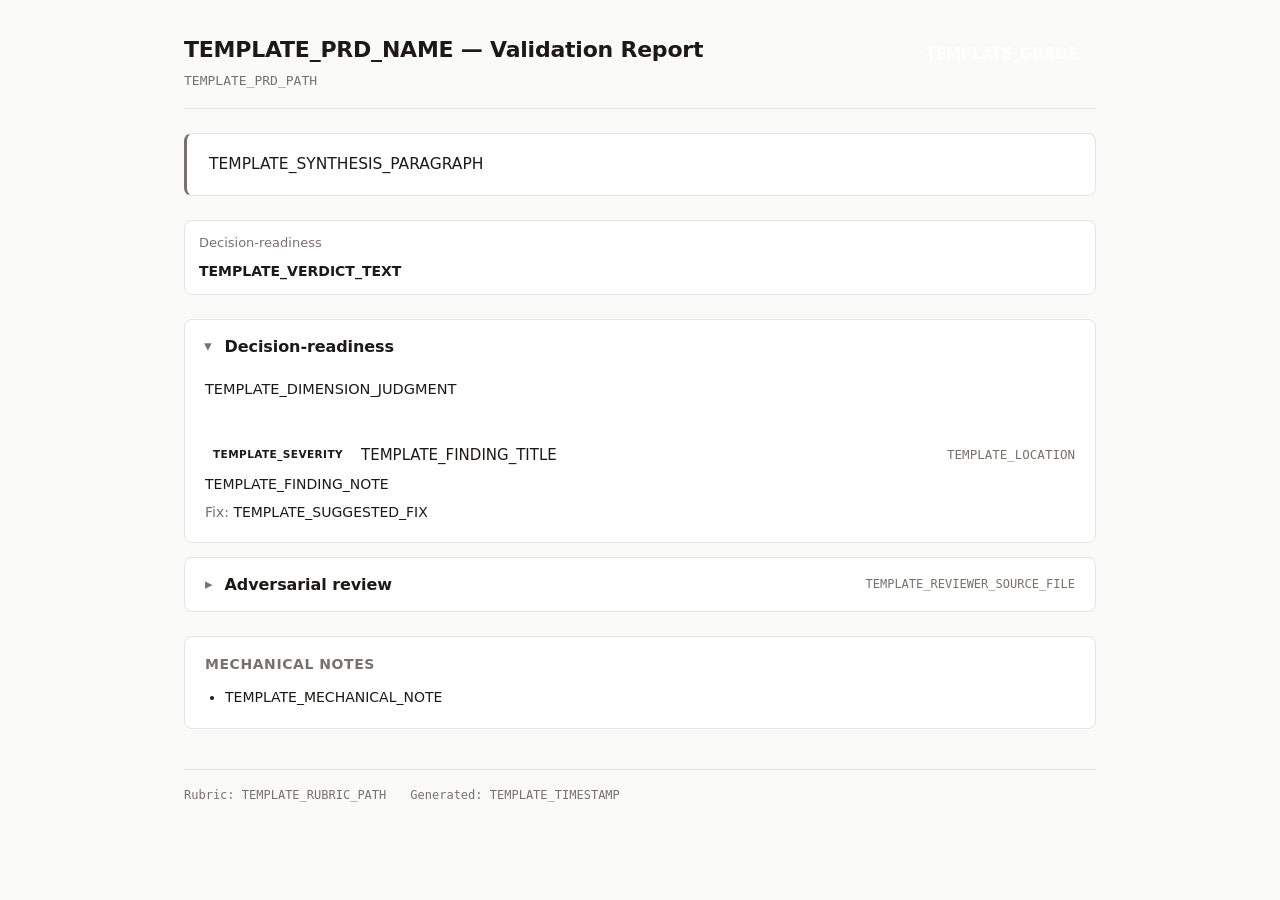
<file: .agents/skills/bmad-prd/assets/validation-report-template.html>
<!DOCTYPE html>
<!--
  PRD Validation Report — skeleton template.

  This file is a starter the synthesis pass fills in directly. There is no
  substitution engine. The LLM:
    1. Reads {doc_workspace}/review-rubric.md and every review-{slug}.md from
       additional reviewers.
    2. Copies this skeleton.
    3. Replaces the placeholder content (everything between TEMPLATE markers)
       with the consolidated review, preserving the structure and CSS.
    4. Writes the result to {doc_workspace}/validation-report.html.
    5. Writes a markdown twin to {doc_workspace}/validation-report.md.

  Visual rules the LLM must preserve:
    - The container width, the color tokens, the typography.
    - One dimension = one collapsible <section class="dimension">.
    - Verdict pill uses the verdict-* class matching its judgment.
    - Severity badge uses the sev-* class matching its level.
    - Each extra reviewer (adversarial, etc.) gets its own collapsible section
      below the rubric dimensions.
    - The footer always shows the artifact paths and timestamp.
-->
<html lang="en">
<head>
<meta charset="utf-8">
<title>PRD Validation: TEMPLATE_PRD_NAME</title>
<style>
  :root {
    --bg: #fafaf9;
    --surface: #ffffff;
    --border: #e7e5e4;
    --text: #1c1917;
    --muted: #78716c;

    --verdict-strong: #16a34a;
    --verdict-adequate: #65a30d;
    --verdict-thin: #d97706;
    --verdict-broken: #dc2626;

    --sev-low: #64748b;
    --sev-medium: #ca8a04;
    --sev-high: #ea580c;
    --sev-critical: #dc2626;

    --grade-exc: #16a34a;
    --grade-good: #65a30d;
    --grade-fair: #d97706;
    --grade-poor: #dc2626;
  }
  * { box-sizing: border-box; }
  html, body { margin: 0; padding: 0; }
  body {
    font-family: -apple-system, BlinkMacSystemFont, "Segoe UI", Inter, system-ui, sans-serif;
    background: var(--bg);
    color: var(--text);
    line-height: 1.6;
    font-size: 15px;
  }
  .container { max-width: 960px; margin: 0 auto; padding: 32px 24px 64px; }

  header.report-header {
    display: flex;
    align-items: flex-start;
    justify-content: space-between;
    gap: 24px;
    padding-bottom: 16px;
    border-bottom: 1px solid var(--border);
    margin-bottom: 24px;
  }
  .title h1 { margin: 0; font-size: 22px; font-weight: 600; letter-spacing: -0.01em; }
  .title .subtitle { color: var(--muted); font-size: 13px; margin-top: 4px; font-family: ui-monospace, "SF Mono", Menlo, monospace; }
  .grade {
    padding: 10px 18px;
    border-radius: 8px;
    font-weight: 600;
    color: white;
    font-size: 15px;
    white-space: nowrap;
  }
  .grade-excellent { background: var(--grade-exc); }
  .grade-good { background: var(--grade-good); }
  .grade-fair { background: var(--grade-fair); }
  .grade-poor { background: var(--grade-poor); }

  .synthesis {
    background: var(--surface);
    border: 1px solid var(--border);
    border-left: 3px solid var(--muted);
    border-radius: 8px;
    padding: 18px 22px;
    margin-bottom: 24px;
    font-size: 15.5px;
  }
  .synthesis p { margin: 0 0 10px; }
  .synthesis p:last-child { margin-bottom: 0; }

  .dimension-summary {
    display: grid;
    grid-template-columns: repeat(auto-fit, minmax(180px, 1fr));
    gap: 10px;
    margin-bottom: 24px;
  }
  .dim-card {
    background: var(--surface);
    border: 1px solid var(--border);
    border-radius: 8px;
    padding: 12px 14px;
  }
  .dim-card .dim-name { font-size: 13px; color: var(--muted); margin-bottom: 6px; }
  .dim-card .dim-verdict { font-size: 14px; font-weight: 600; }

  section.dimension, section.reviewer-section { margin-bottom: 14px; }
  section.dimension details, section.reviewer-section details {
    background: var(--surface);
    border: 1px solid var(--border);
    border-radius: 8px;
    overflow: hidden;
  }
  section summary {
    padding: 14px 20px;
    cursor: pointer;
    user-select: none;
    list-style: none;
    display: flex;
    align-items: center;
    gap: 12px;
  }
  section summary::-webkit-details-marker { display: none; }
  section summary::before {
    content: "▸";
    display: inline-block;
    color: var(--muted);
    transition: transform 0.15s ease;
  }
  section details[open] summary::before { transform: rotate(90deg); }
  section summary h2 {
    display: inline;
    margin: 0;
    font-size: 16px;
    font-weight: 600;
    letter-spacing: -0.005em;
    flex: 1;
  }
  .verdict-pill {
    font-size: 11px;
    padding: 3px 10px;
    border-radius: 999px;
    font-weight: 600;
    text-transform: uppercase;
    letter-spacing: 0.04em;
    color: white;
  }
  .verdict-strong { background: var(--verdict-strong); }
  .verdict-adequate { background: var(--verdict-adequate); }
  .verdict-thin { background: var(--verdict-thin); }
  .verdict-broken { background: var(--verdict-broken); }

  .dim-body { padding: 4px 20px 18px; }
  .dim-judgment { color: var(--text); font-size: 14.5px; }
  .dim-judgment p { margin: 0 0 10px; }

  .findings-list { padding: 0 20px 4px; }
  article.finding {
    padding: 14px 0;
    border-top: 1px solid var(--border);
  }
  article.finding:first-child { border-top: none; }
  article.finding header {
    display: flex;
    align-items: center;
    gap: 10px;
    flex-wrap: wrap;
    margin-bottom: 6px;
  }
  .badge {
    font-size: 10.5px;
    padding: 3px 8px;
    border-radius: 4px;
    font-weight: 600;
    text-transform: uppercase;
    letter-spacing: 0.04em;
    line-height: 1.4;
  }
  .badge-sev-low { background: rgba(100, 116, 139, 0.12); color: var(--sev-low); }
  .badge-sev-medium { background: rgba(202, 138, 4, 0.14); color: var(--sev-medium); }
  .badge-sev-high { background: rgba(234, 88, 12, 0.14); color: var(--sev-high); }
  .badge-sev-critical { background: rgba(220, 38, 38, 0.14); color: var(--sev-critical); }
  .finding-title { margin: 0; font-size: 15px; font-weight: 500; flex: 1; min-width: 200px; }
  .finding-location { font-family: ui-monospace, "SF Mono", Menlo, monospace; font-size: 12.5px; color: var(--muted); }
  .finding-note, .finding-fix { margin-top: 6px; font-size: 14px; }
  .finding-fix strong { color: var(--muted); font-weight: 500; }

  .reviewer-source {
    font-size: 12px;
    color: var(--muted);
    font-family: ui-monospace, "SF Mono", Menlo, monospace;
  }

  .mechanical {
    background: var(--surface);
    border: 1px solid var(--border);
    border-radius: 8px;
    padding: 16px 20px;
    margin-top: 24px;
    font-size: 14px;
  }
  .mechanical h3 { margin: 0 0 10px; font-size: 14px; font-weight: 600; color: var(--muted); text-transform: uppercase; letter-spacing: 0.04em; }
  .mechanical ul { margin: 0; padding-left: 20px; }
  .mechanical li { margin-bottom: 4px; color: var(--text); }

  footer.report-footer {
    margin-top: 40px;
    padding-top: 16px;
    border-top: 1px solid var(--border);
    font-size: 12px;
    color: var(--muted);
    font-family: ui-monospace, "SF Mono", Menlo, monospace;
  }
  footer .meta { display: flex; gap: 24px; flex-wrap: wrap; }
</style>
</head>
<body>
  <div class="container">

    <!-- TEMPLATE: header. Fill prd name, prd path, grade text & class. -->
    <header class="report-header">
      <div class="title">
        <h1>TEMPLATE_PRD_NAME — Validation Report</h1>
        <div class="subtitle">TEMPLATE_PRD_PATH</div>
      </div>
      <div class="grade TEMPLATE_GRADE_CLASS">TEMPLATE_GRADE</div>
    </header>

    <!-- TEMPLATE: overall synthesis paragraphs. Lift directly from
         review-rubric.md "Overall verdict" section; expand if extra reviewers
         materially shift the picture. Wrap each paragraph in <p>. -->
    <div class="synthesis">
      <p>TEMPLATE_SYNTHESIS_PARAGRAPH</p>
    </div>

    <!-- TEMPLATE: dimension summary cards. One per rubric dimension. The
         dim-verdict text uses one of: strong | adequate | thin | broken. -->
    <div class="dimension-summary">
      <div class="dim-card">
        <div class="dim-name">Decision-readiness</div>
        <div class="dim-verdict" style="color: var(--verdict-TEMPLATE_VERDICT)">TEMPLATE_VERDICT_TEXT</div>
      </div>
      <!-- repeat for each of the seven dimensions -->
    </div>

    <!-- TEMPLATE: one section per rubric dimension. Skip a dimension entirely
         if the rubric review marked it n/a for this PRD (e.g. downstream
         usability for a standalone PRD). Open the section by default if
         verdict is thin or broken. -->
    <section class="dimension">
      <details open>
        <summary>
          <h2>Decision-readiness</h2>
          <span class="verdict-pill verdict-TEMPLATE_VERDICT">TEMPLATE_VERDICT_TEXT</span>
        </summary>
        <div class="dim-body">
          <div class="dim-judgment">
            <p>TEMPLATE_DIMENSION_JUDGMENT</p>
          </div>
        </div>
        <div class="findings-list">
          <!-- TEMPLATE: zero or more findings -->
          <article class="finding">
            <header>
              <span class="badge badge-sev-TEMPLATE_SEVERITY">TEMPLATE_SEVERITY</span>
              <h3 class="finding-title">TEMPLATE_FINDING_TITLE</h3>
              <span class="finding-location">TEMPLATE_LOCATION</span>
            </header>
            <div class="finding-note">TEMPLATE_FINDING_NOTE</div>
            <div class="finding-fix"><strong>Fix:</strong> TEMPLATE_SUGGESTED_FIX</div>
          </article>
        </div>
      </details>
    </section>

    <!-- TEMPLATE: one section per extra reviewer that ran (adversarial, etc.).
         Skip this block entirely if only the rubric walker ran. -->
    <section class="reviewer-section">
      <details>
        <summary>
          <h2>Adversarial review</h2>
          <span class="reviewer-source">TEMPLATE_REVIEWER_SOURCE_FILE</span>
        </summary>
        <div class="dim-body">
          <div class="dim-judgment">
            <p>TEMPLATE_REVIEWER_PREAMBLE</p>
          </div>
        </div>
        <div class="findings-list">
          <article class="finding">
            <header>
              <span class="badge badge-sev-TEMPLATE_SEVERITY">TEMPLATE_SEVERITY</span>
              <h3 class="finding-title">TEMPLATE_FINDING_TITLE</h3>
              <span class="finding-location">TEMPLATE_LOCATION</span>
            </header>
            <div class="finding-note">TEMPLATE_FINDING_NOTE</div>
            <div class="finding-fix"><strong>Fix:</strong> TEMPLATE_SUGGESTED_FIX</div>
          </article>
        </div>
      </details>
    </section>

    <!-- TEMPLATE: mechanical notes — short, bulleted. Skip if there are none. -->
    <div class="mechanical">
      <h3>Mechanical notes</h3>
      <ul>
        <li>TEMPLATE_MECHANICAL_NOTE</li>
      </ul>
    </div>

    <footer class="report-footer">
      <div class="meta">
        <span>Rubric: TEMPLATE_RUBRIC_PATH</span>
        <span>Generated: TEMPLATE_TIMESTAMP</span>
      </div>
    </footer>
  </div>
</body>
</html>
</file>
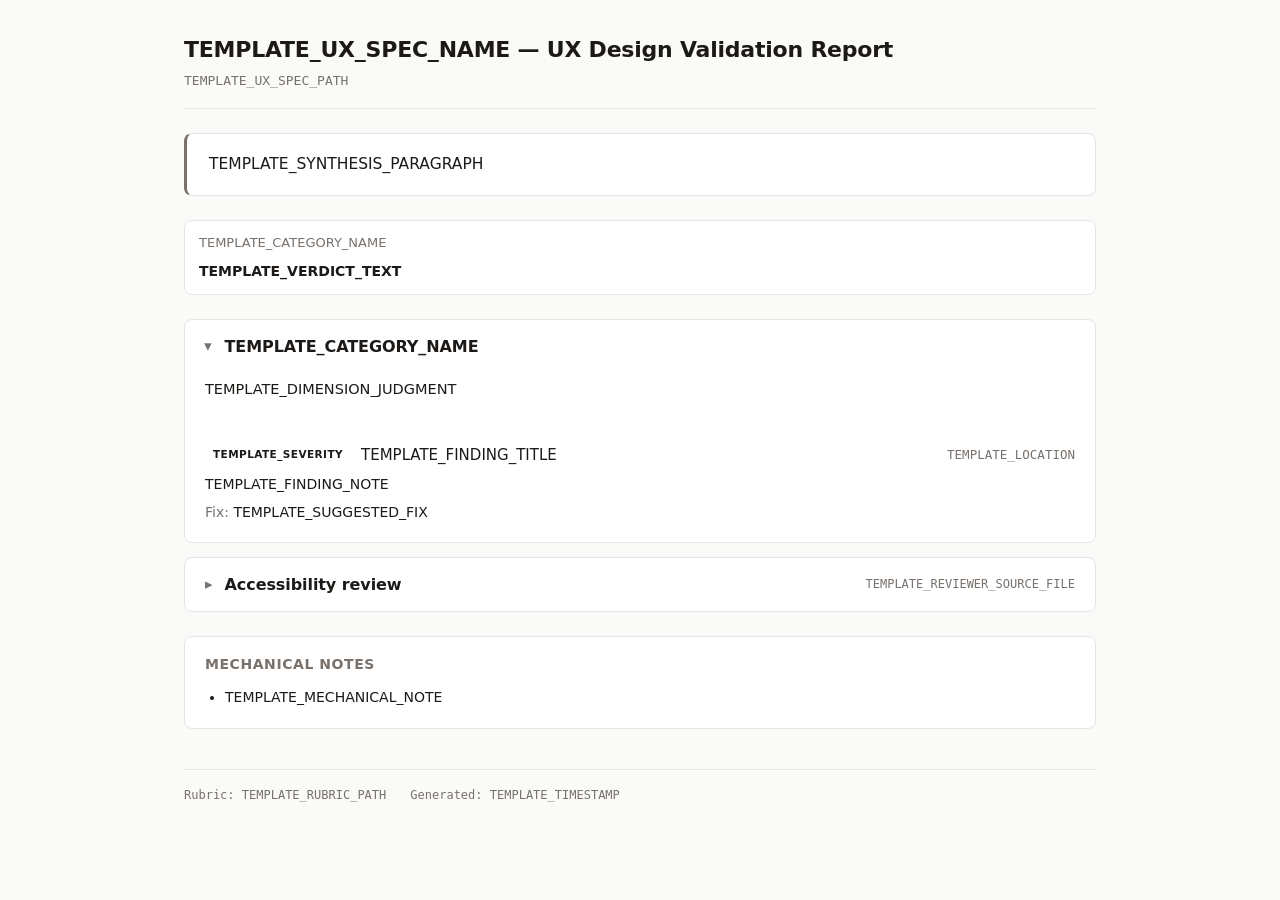
<file: .agents/skills/bmad-ux/assets/validation-report-template.html>
<!DOCTYPE html>
<!--
  UX Design Validation Report — skeleton template.

  This file is a starter the synthesis pass fills in directly. There is no
  substitution engine. The LLM:
    1. Reads {doc_workspace}/review-rubric.md and every review-{slug}.md from
       additional reviewers.
    2. Copies this skeleton.
    3. Replaces the placeholder content (everything between TEMPLATE markers)
       with the consolidated review, preserving the structure and CSS.
    4. Writes the result to {doc_workspace}/validation-report.html.
    5. Writes a markdown twin to {doc_workspace}/validation-report.md.

  Visual rules the LLM must preserve:
    - The container width, the color tokens, the typography.
    - One dimension = one collapsible <section class="dimension">.
    - Verdict pill uses the verdict-* class matching its judgment.
    - Severity badge uses the badge-sev-* class matching its level.
    - Each extra reviewer (accessibility, adversarial, etc.) gets its own
      collapsible section below the rubric dimensions.
    - The footer always shows the artifact paths and timestamp.
-->
<html lang="en">
<head>
<meta charset="utf-8">
<title>UX Design Validation: TEMPLATE_UX_SPEC_NAME</title>
<style>
  :root {
    --bg: #fafaf9;
    --surface: #ffffff;
    --border: #e7e5e4;
    --text: #1c1917;
    --muted: #78716c;

    --verdict-strong: #16a34a;
    --verdict-adequate: #65a30d;
    --verdict-thin: #d97706;
    --verdict-broken: #dc2626;

    --sev-low: #64748b;
    --sev-medium: #ca8a04;
    --sev-high: #ea580c;
    --sev-critical: #dc2626;
  }
  * { box-sizing: border-box; }
  html, body { margin: 0; padding: 0; }
  body {
    font-family: -apple-system, BlinkMacSystemFont, "Segoe UI", Inter, system-ui, sans-serif;
    background: var(--bg);
    color: var(--text);
    line-height: 1.6;
    font-size: 15px;
  }
  .container { max-width: 960px; margin: 0 auto; padding: 32px 24px 64px; }

  header.report-header {
    display: flex;
    align-items: flex-start;
    justify-content: space-between;
    gap: 24px;
    padding-bottom: 16px;
    border-bottom: 1px solid var(--border);
    margin-bottom: 24px;
  }
  .title h1 { margin: 0; font-size: 22px; font-weight: 600; letter-spacing: -0.01em; }
  .title .subtitle { color: var(--muted); font-size: 13px; margin-top: 4px; font-family: ui-monospace, "SF Mono", Menlo, monospace; }

  .synthesis {
    background: var(--surface);
    border: 1px solid var(--border);
    border-left: 3px solid var(--muted);
    border-radius: 8px;
    padding: 18px 22px;
    margin-bottom: 24px;
    font-size: 15.5px;
  }
  .synthesis p { margin: 0 0 10px; }
  .synthesis p:last-child { margin-bottom: 0; }

  .dimension-summary {
    display: grid;
    grid-template-columns: repeat(auto-fit, minmax(180px, 1fr));
    gap: 10px;
    margin-bottom: 24px;
  }
  .dim-card {
    background: var(--surface);
    border: 1px solid var(--border);
    border-radius: 8px;
    padding: 12px 14px;
  }
  .dim-card .dim-name { font-size: 13px; color: var(--muted); margin-bottom: 6px; }
  .dim-card .dim-verdict { font-size: 14px; font-weight: 600; }

  section.dimension, section.reviewer-section { margin-bottom: 14px; }
  section.dimension details, section.reviewer-section details {
    background: var(--surface);
    border: 1px solid var(--border);
    border-radius: 8px;
    overflow: hidden;
  }
  section summary {
    padding: 14px 20px;
    cursor: pointer;
    user-select: none;
    list-style: none;
    display: flex;
    align-items: center;
    gap: 12px;
  }
  section summary::-webkit-details-marker { display: none; }
  section summary::before {
    content: "▸";
    display: inline-block;
    color: var(--muted);
    transition: transform 0.15s ease;
  }
  section details[open] summary::before { transform: rotate(90deg); }
  section summary h2 {
    display: inline;
    margin: 0;
    font-size: 16px;
    font-weight: 600;
    letter-spacing: -0.005em;
    flex: 1;
  }
  .verdict-pill {
    font-size: 11px;
    padding: 3px 10px;
    border-radius: 999px;
    font-weight: 600;
    text-transform: uppercase;
    letter-spacing: 0.04em;
    color: white;
  }
  .verdict-strong { background: var(--verdict-strong); }
  .verdict-adequate { background: var(--verdict-adequate); }
  .verdict-thin { background: var(--verdict-thin); }
  .verdict-broken { background: var(--verdict-broken); }

  .dim-body { padding: 4px 20px 18px; }
  .dim-judgment { color: var(--text); font-size: 14.5px; }
  .dim-judgment p { margin: 0 0 10px; }

  .findings-list { padding: 0 20px 4px; }
  article.finding {
    padding: 14px 0;
    border-top: 1px solid var(--border);
  }
  article.finding:first-child { border-top: none; }
  article.finding header {
    display: flex;
    align-items: center;
    gap: 10px;
    flex-wrap: wrap;
    margin-bottom: 6px;
  }
  .badge {
    font-size: 10.5px;
    padding: 3px 8px;
    border-radius: 4px;
    font-weight: 600;
    text-transform: uppercase;
    letter-spacing: 0.04em;
    line-height: 1.4;
  }
  .badge-sev-low { background: rgba(100, 116, 139, 0.12); color: var(--sev-low); }
  .badge-sev-medium { background: rgba(202, 138, 4, 0.14); color: var(--sev-medium); }
  .badge-sev-high { background: rgba(234, 88, 12, 0.14); color: var(--sev-high); }
  .badge-sev-critical { background: rgba(220, 38, 38, 0.14); color: var(--sev-critical); }
  .finding-title { margin: 0; font-size: 15px; font-weight: 500; flex: 1; min-width: 200px; }
  .finding-location { font-family: ui-monospace, "SF Mono", Menlo, monospace; font-size: 12.5px; color: var(--muted); }
  .finding-note, .finding-fix { margin-top: 6px; font-size: 14px; }
  .finding-fix strong { color: var(--muted); font-weight: 500; }

  .reviewer-source {
    font-size: 12px;
    color: var(--muted);
    font-family: ui-monospace, "SF Mono", Menlo, monospace;
  }

  .mechanical {
    background: var(--surface);
    border: 1px solid var(--border);
    border-radius: 8px;
    padding: 16px 20px;
    margin-top: 24px;
    font-size: 14px;
  }
  .mechanical h3 { margin: 0 0 10px; font-size: 14px; font-weight: 600; color: var(--muted); text-transform: uppercase; letter-spacing: 0.04em; }
  .mechanical ul { margin: 0; padding-left: 20px; }
  .mechanical li { margin-bottom: 4px; color: var(--text); }

  footer.report-footer {
    margin-top: 40px;
    padding-top: 16px;
    border-top: 1px solid var(--border);
    font-size: 12px;
    color: var(--muted);
    font-family: ui-monospace, "SF Mono", Menlo, monospace;
  }
  footer .meta { display: flex; gap: 24px; flex-wrap: wrap; }
</style>
</head>
<body>
  <div class="container">

    <!-- TEMPLATE: header. Fill ux spec name and ux spec path. No overall grade —
         per-category verdicts and severity counts below carry the picture. -->
    <header class="report-header">
      <div class="title">
        <h1>TEMPLATE_UX_SPEC_NAME — UX Design Validation Report</h1>
        <div class="subtitle">TEMPLATE_UX_SPEC_PATH</div>
      </div>
    </header>

    <!-- TEMPLATE: overall synthesis paragraphs. Lift directly from
         review-rubric.md "Overall verdict" section; expand if extra reviewers
         (accessibility, adversarial, etc.) materially shift the picture.
         Wrap each paragraph in <p>. -->
    <div class="synthesis">
      <p>TEMPLATE_SYNTHESIS_PARAGRAPH</p>
    </div>

    <!-- TEMPLATE: dimension summary cards. One per rubric category, in this
         canonical order (from references/validate.md):
           1. Flow coverage
           2. Token completeness
           3. Component coverage
           4. State coverage
           5. Visual reference coverage
           6. Bloat & overspecification
           7. Inheritance discipline
           8. Shape fit
         The dim-verdict text uses one of: strong | adequate | thin | broken. -->
    <div class="dimension-summary">
      <div class="dim-card">
        <div class="dim-name">TEMPLATE_CATEGORY_NAME</div>
        <div class="dim-verdict" style="color: var(--verdict-TEMPLATE_VERDICT)">TEMPLATE_VERDICT_TEXT</div>
      </div>
      <!-- repeat for each of the eight rubric categories -->
    </div>

    <!-- TEMPLATE: one section per rubric category, same canonical order as the
         summary cards above. Skip a category entirely if the rubric review
         marked it n/a for this UX spec. Open the section by default if verdict
         is thin or broken. -->
    <section class="dimension">
      <details open>
        <summary>
          <h2>TEMPLATE_CATEGORY_NAME</h2>
          <span class="verdict-pill verdict-TEMPLATE_VERDICT">TEMPLATE_VERDICT_TEXT</span>
        </summary>
        <div class="dim-body">
          <div class="dim-judgment">
            <p>TEMPLATE_DIMENSION_JUDGMENT</p>
          </div>
        </div>
        <div class="findings-list">
          <!-- TEMPLATE: zero or more findings -->
          <article class="finding">
            <header>
              <span class="badge badge-sev-TEMPLATE_SEVERITY">TEMPLATE_SEVERITY</span>
              <h3 class="finding-title">TEMPLATE_FINDING_TITLE</h3>
              <span class="finding-location">TEMPLATE_LOCATION</span>
            </header>
            <div class="finding-note">TEMPLATE_FINDING_NOTE</div>
            <div class="finding-fix"><strong>Fix:</strong> TEMPLATE_SUGGESTED_FIX</div>
          </article>
        </div>
      </details>
    </section>

    <!-- TEMPLATE: one section per extra reviewer that ran (accessibility,
         adversarial, brand-conformance, etc.). Skip this block entirely if
         only the rubric walker ran. -->
    <section class="reviewer-section">
      <details>
        <summary>
          <h2>Accessibility review</h2>
          <span class="reviewer-source">TEMPLATE_REVIEWER_SOURCE_FILE</span>
        </summary>
        <div class="dim-body">
          <div class="dim-judgment">
            <p>TEMPLATE_REVIEWER_PREAMBLE</p>
          </div>
        </div>
        <div class="findings-list">
          <article class="finding">
            <header>
              <span class="badge badge-sev-TEMPLATE_SEVERITY">TEMPLATE_SEVERITY</span>
              <h3 class="finding-title">TEMPLATE_FINDING_TITLE</h3>
              <span class="finding-location">TEMPLATE_LOCATION</span>
            </header>
            <div class="finding-note">TEMPLATE_FINDING_NOTE</div>
            <div class="finding-fix"><strong>Fix:</strong> TEMPLATE_SUGGESTED_FIX</div>
          </article>
        </div>
      </details>
    </section>

    <!-- TEMPLATE: mechanical notes — short, bulleted. Skip if there are none. -->
    <div class="mechanical">
      <h3>Mechanical notes</h3>
      <ul>
        <li>TEMPLATE_MECHANICAL_NOTE</li>
      </ul>
    </div>

    <footer class="report-footer">
      <div class="meta">
        <span>Rubric: TEMPLATE_RUBRIC_PATH</span>
        <span>Generated: TEMPLATE_TIMESTAMP</span>
      </div>
    </footer>
  </div>
</body>
</html>
</file>
